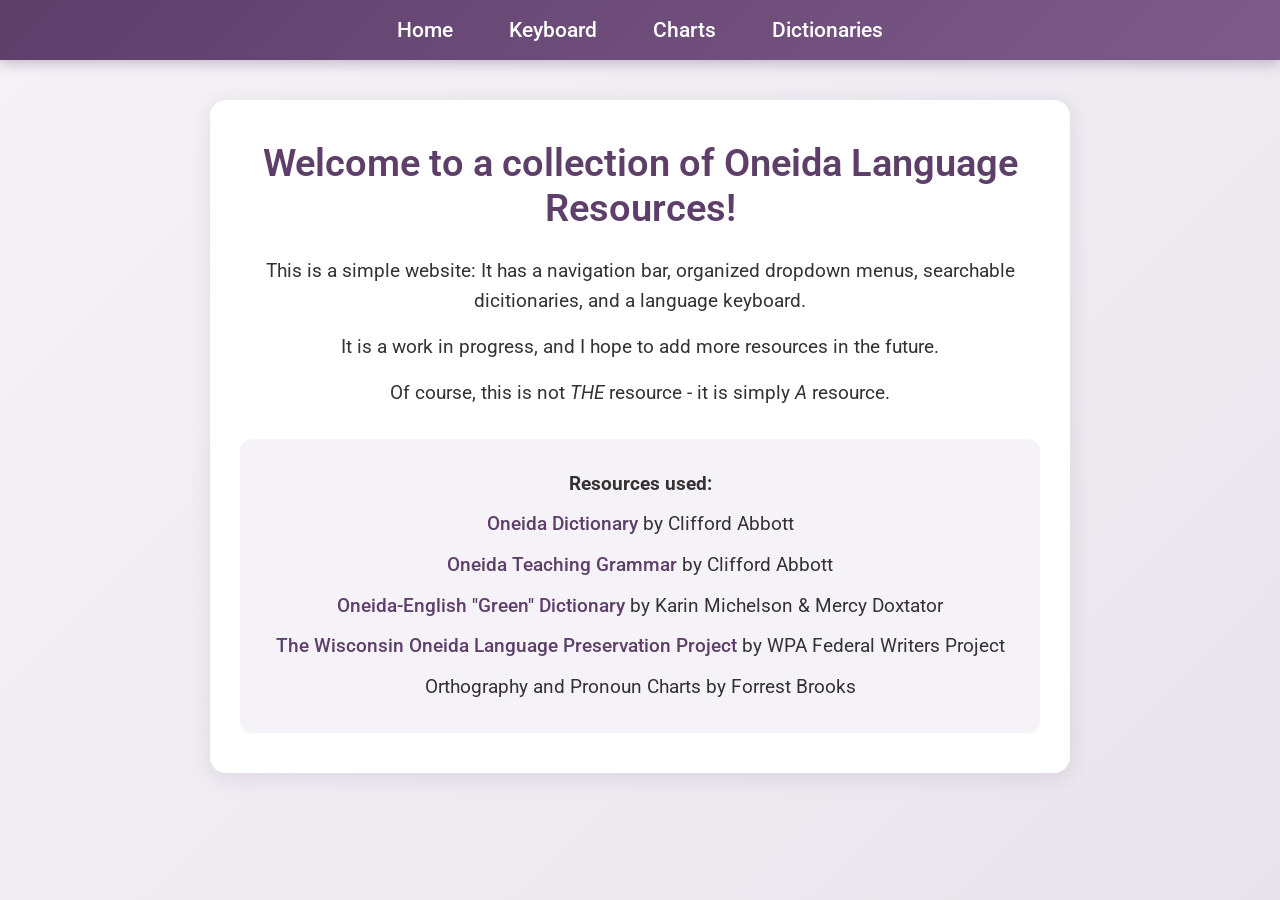
<file: index.html>
<!DOCTYPE html>
<html lang="en">
<head>
    <meta charset="UTF-8">
    <meta name="viewport" content="width=device-width, initial-scale=1.0">
    <title>Oneida Language Home</title>
	<link href="https://fonts.googleapis.com/css2?family=Roboto:wght@400;700&display=swap" rel="stylesheet">
	<link rel="icon" type="image/x-icon" href="favicon.ico">
    <link rel="stylesheet" href="styles.css">
</head>
<body>
    <div class="navbar">
        <a href="index.html">Home</a>
        <a href="keyboard.html">Keyboard</a>
        <div class="dropdown">
            <a>Charts</a>
            <div class="dropdown-content">
		<a href="possessives.html">Possessives</a>
                <a href="pronouns.html">Pronouns</a>
                <a href="transitives.html">Transitives</a>
            </div>
        </div>
        <div class="dropdown">
            <a>Dictionaries</a>
            <div class="dropdown-content">
                <a href="nouns.html">Nouns</a>
                <a href="particles.html">Particles</a>
            </div>
        </div>
    </div>

    <div class="welcome">
        <h1>Welcome to a collection of Oneida Language Resources!</h1>
        <p>This is a simple website: It has a navigation bar, organized dropdown menus, searchable dicitionaries, and a language keyboard.</p>
        <p>It is a work in progress, and I hope to add more resources in the future.</p>
        <p>Of course, this is not <i> THE </i> resource - it is simply <i> A </i> resource.</p>
        <div class="sources">
            <p><strong>Resources used:</strong></p>
            <p><a href="https://www.uwgb.edu/dictionary/" target="_blank" rel="noopener">Oneida Dictionary</a> by Clifford Abbott</p>
            <p><a href="https://www.uwgb.edu/UWGBCMS/media/Oneida-Language/files/teaching-grammar-revised4.pdf" target="_blank" rel="noopener">Oneida Teaching Grammar</a> by Clifford Abbott</p>
            <p><a href="https://www.jstor.org/stable/10.3138/j.ctt15jjcmk" target="_blank" rel="noopener">Oneida-English "Green" Dictionary</a> by Karin Michelson & Mercy Doxtator</p>
            <p><a href="https://search.library.wisc.edu/digital/AOneida" target="_blank" rel="noopener">The Wisconsin Oneida Language Preservation Project</a> by WPA Federal Writers Project</p>
            <p>Orthography and Pronoun Charts by Forrest Brooks</p>
        </div>
    </div>

	<script>
	document.addEventListener('DOMContentLoaded', () => {
        const dropdowns = document.querySelectorAll('.dropdown');

        dropdowns.forEach(dropdown => {
            const toggle = dropdown.querySelector('a');
            const dropdownContent = dropdown.querySelector('.dropdown-content');

            toggle.addEventListener('click', (e) => {
                e.preventDefault();
                dropdownContent.classList.toggle('show');
            });

            document.addEventListener('click', (event) => {
                if (!dropdown.contains(event.target)) {
                    dropdownContent.classList.remove('show');
                }
            });
        });
	});
    </script>
</body>
</html>
</file>
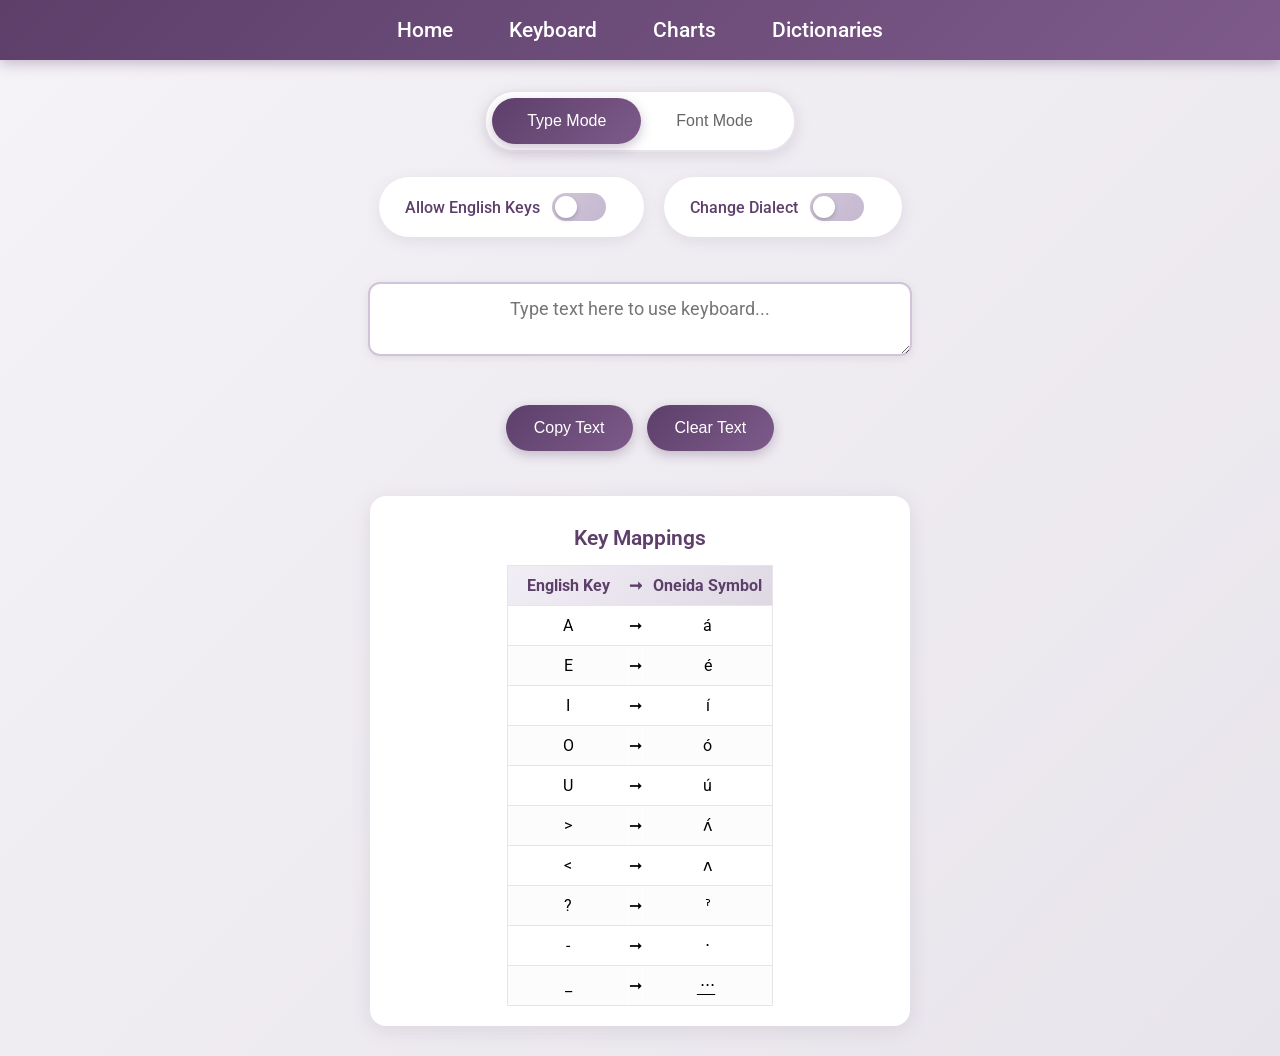
<file: keyboard.html>
<!DOCTYPE html>
<html lang="en">
<head>
    <meta charset="UTF-8">
    <meta name="viewport" content="width=device-width, initial-scale=1.0">
    <title>Oneida Language Keyboard</title>
    <link href="https://fonts.googleapis.com/css2?family=Roboto:wght@400;700&display=swap" rel="stylesheet">
    <link rel="icon" type="image/x-icon" href="favicon.ico">
    <link rel="stylesheet" href="styles.css">
</head>
<body>
    <div class="navbar">
        <a href="index.html">Home</a>
        <a href="keyboard.html">Keyboard</a>
        <div class="dropdown">
            <a>Charts</a>
            <div class="dropdown-content">
                <a href="possessives.html">Possessives</a>
                <a href="pronouns.html">Pronouns</a>
                <a href="transitives.html">Transitives</a>
            </div>
        </div>
        <div class="dropdown">
            <a>Dictionaries</a>
            <div class="dropdown-content">
                <a href="nouns.html">Nouns</a>
                <a href="particles.html">Particles</a>
            </div>
        </div>
    </div>

    <!-- Mode Toggle -->
    <div class="mode-toggle-container">
        <div class="mode-toggle">
            <button class="mode-btn active" id="typeModeBtn">Type Mode</button>
            <button class="mode-btn" id="convertModeBtn">Font Mode</button>
        </div>
    </div>

    <!-- Option Toggles -->
    <div class="options-container">
        <div class="toggle-option">
            <label for="allowEnglishToggle">Allow English Keys</label>
            <label class="toggle-switch">
                <input type="checkbox" id="allowEnglishToggle">
                <span class="toggle-slider"></span>
            </label>
        </div>
        <div class="toggle-option">
            <label for="dialectToggle">Change Dialect</label>
            <label class="toggle-switch">
                <input type="checkbox" id="dialectToggle">
                <span class="toggle-slider"></span>
            </label>
        </div>
    </div>

    <div id="container">
        <textarea id="textInput" rows="4" spellcheck="false" autocomplete="off" autocorrect="off" placeholder="Type here using the Unicode keyboard..."></textarea>
    </div>
    <div id="container">
        <button id="copyButton">Copy Text</button>
        <button id="clearTextBtn">Clear Text</button>
    </div>
    <div id="copyMessage">Text copied!</div>
    <div id="clearMessage">Text cleared!</div>

    <div class="table-container">
        <table id="keyMappings">
            <caption>Key Mappings</caption>
            <thead>
                <tr>
                    <th>English Key</th>
                    <th>&#10142;</th>
                    <th>Oneida Symbol</th>
                </tr>
            </thead>
            <tbody id="mappingsBody">
                <!-- Mappings will be inserted here by JavaScript -->
            </tbody>
        </table>
    </div>

    <script>
    // Mode state
    let currentMode = 'type';
    let allowEnglish = false;
    let alternateDialect = false;

    // Type Mode mappings (Unicode Keyboard) - Updated with combining accents
    const typeModeMap = {
        'A': 'á', 
        'E': 'é', 
        'I': 'í', 
        'O': 'ó', 
        'U': 'ú',
        '<': 'ʌ', 
        '>': 'ʌ\u0301',
        '?': 'ˀ', 
        '-': '⋅',
        'H': 'h', 
        'K': 'k', 
        'L': 'l', 
        'N': 'n', 
        'S': 's', 
        'T': 't',
        'W': 'w', 
        'Y': 'y',
        '1': 'Á',
        '2': 'É',
        '3': 'Í',
        '4': 'Ó',
        '5': 'Ú',
        '6': 'Ʌ\u0301',
        '7': 'Ʌ'
    };

    // Convert Mode mappings (Font Converter)
    const convertModeMap = {
        '@': 'á', 
        '#': 'é', 
        '$': 'í', 
        '%': 'ó', 
        '&': 'ú',
        '<': 'ʌ', 
        '^': 'ʌ\u0301',
        'Á': 'á', 
        'É': 'é', 
        'Í': 'í', 
        'Ó': 'ó', 
        'Ú': 'ú',
        'Ʌ\u0301': 'ʌ\u0301',
        '>': 'ˀ', 
        '=': '⋅',
        'H': 'h', 'K': 'k', 'L': 'l', 'N': 'n', 'S': 's', 'T': 't',
        'W': 'w', 'Y': 'y', 'A': 'a', 'E': 'e', 'I': 'i', 'O': 'o', 'U': 'u', 'Ʌ': 'ʌ'
    };

    // Base allowed characters for Type mode
    const typeModeBaseChars = new Set([
        'A', 'á', 'E', 'é', 'I', 'í', 'O', 'ó', 'U', 'ú', 
        'H', 'h', 'K', 'k', 'L', 'l', 'N', 'n', 'S', 's', 'T', 't', 'W', 'w', 'Y', 'y',
        '<', 'ʌ', '>', '?', 'ˀ', '-', '⋅',
        '1', 'Á', '2', 'É', '3', 'Í', '4', 'Ó', '5', 'Ú', '6', 'Ʌ', '7',
        ' ', '\n', '_', '\u0332', '\u0301',
        'a', 'e', 'i', 'o', 'u', "'", ':'
    ]);

    // Base allowed characters for Convert mode
    const convertModeBaseChars = new Set([
        '@', 'á', '#', 'é', '$', 'í', '%', 'ó', '&', 'ú', 'H', 'K', 'L', 'N', 'S', 'T', 'W', 'Y', 'A', 'E', 'I', 'O', 'U', 
        '<', 'ʌ', '>', 'ʌ́', '^', 'ˀ', '=', '⋅', 'Á', 'É', 'Í', 'Ó', 'Ú', 'Ʌ\u0301',
        'a', 'e', 'i', 'o', 'u', ' ', '\n', '\u0332', '\u0301', "'", ':'
    ]);

    // English characters to add when English mode is enabled (no capitals except special cases)
    const englishChars = new Set([
        'b', 'c', 'd', 'f', 'g', 'j', 'm', 'p', 'q', 'r', 'v', 'x', 'z',
        'B', 'C', 'D', 'F', 'G', 'J', 'M', 'P', 'Q', 'R', 'V', 'X', 'Z',
        '0', '1', '2', '3', '4', '5', '6', '7', '8', '9',
        '!', '@', '#', '$', '%', '^', '&', '*', '(', ')', '[', ']', '{', '}',
        ',', '.', ';', ':', '?', '/', '\\', '|', '~', '`', '+', '=', '"', "'"
    ]);

    function getAllowedChars() {
        const baseChars = currentMode === 'type' ? typeModeBaseChars : convertModeBaseChars;
        if (allowEnglish) {
            return new Set([...baseChars, ...englishChars]);
        }
        return baseChars;
    }

    // Display mappings for the table (standard dialect)
    const typeModeDisplayStandard = [
        ['A', 'á'], ['E', 'é'], ['I', 'í'], ['O', 'ó'], ['U', 'ú'],
        ['>', 'ʌ́'], ['<', 'ʌ'], ['?', 'ˀ'], ['-', '⋅'], ['_', '⋅̲⋅̲⋅̲']
    ];

    const convertModeDisplayStandard = [
        ['@', 'á'], ['#', 'é'], ['$', 'í'], ['%', 'ó'], ['&', 'ú'],
        ['^', 'ʌ́'], ['<', 'ʌ'], ['>', 'ˀ'], ['=', '⋅']
    ];

    // Display mappings for the table (alternate dialect)
    const typeModeDisplayAlternate = [
        ['A', 'á'], ['E', 'é'], ['I', 'í'], ['O', 'ó'], ['U', 'ú'],
        ['>', 'ʌ́'], ['<', 'ʌ'], ['?', "'"], ['-', ':'], ['_', '⋅̲⋅̲⋅̲']
    ];

    const convertModeDisplayAlternate = [
        ['@', 'á'], ['#', 'é'], ['$', 'í'], ['%', 'ó'], ['&', 'ú'],
        ['^', 'ʌ́'], ['<', 'ʌ'], ['>', "'"], ['=', ':']
    ];

    function updateMappingsTable() {
        const tbody = document.getElementById('mappingsBody');
        tbody.innerHTML = '';
        
        let mappings;
        if (currentMode === 'type') {
            mappings = alternateDialect ? typeModeDisplayAlternate : typeModeDisplayStandard;
        } else {
            mappings = alternateDialect ? convertModeDisplayAlternate : convertModeDisplayStandard;
        }
        
        mappings.forEach(([key, symbol]) => {
            const row = document.createElement('tr');
            row.innerHTML = `<td>${key}</td><td>&#10142</td><td>${symbol}</td>`;
            tbody.appendChild(row);
        });
    }

    function applyDialectConversion(text) {
        if (!alternateDialect) return text;
        
        // Replace glottal and raised dot with apostrophe and colon
        return text.replace(/ˀ/g, "'").replace(/⋅/g, ':');
    }

    // Type Mode conversion with proper underline handling
    function convertToIPATypeMode(text) {
        let result = '';
        for (let i = 0; i < text.length; i++) {
            const char = text[i];
            
            if (char === '_') {
                if (result.length >= 2) {
                    const lastChar = result[result.length - 1];
                    const secondLast = result[result.length - 2];
                    
                    if (lastChar === '\u0301') {
                        if (result.length >= 3 && result[result.length - 2] === '\u0332') {
                            continue;
                        }
                        result = result.slice(0, -2) + secondLast + '\u0332' + '\u0301';
                        continue;
                    }
                    else if (lastChar === '\u0332') {
                        continue;
                    }
                    else {
                        result = result.slice(0, -1) + lastChar + '\u0332';
                        continue;
                    }
                } else if (result.length === 1) {
                    const lastChar = result[result.length - 1];
                    result = result.slice(0, -1) + lastChar + '\u0332';
                    continue;
                }
            }
            
            let convertedChar = typeModeMap[char] || char;
            result += convertedChar;
        }
        
        return applyDialectConversion(result);
    }

    // Convert Mode conversion
    function convertToIPAConvertMode(text) {
        let result = '';
        for (let i = 0; i < text.length; i++) {
            const char = text[i];
            if (char === '_') {
                if (result.length > 0) {
                    let lastChar = result[result.length - 1];
                    result = result.slice(0, -1) + lastChar + '\u0332';
                }
                continue;
            }
            let convertedChar = convertModeMap[char] || char;
            result += convertedChar;
        }
        
        return applyDialectConversion(result);
    }

    function setMode(mode) {
        currentMode = mode;
        const textInput = document.getElementById('textInput');
        const typeModeBtn = document.getElementById('typeModeBtn');
        const convertModeBtn = document.getElementById('convertModeBtn');

        if (mode === 'type') {
            typeModeBtn.classList.add('active');
            convertModeBtn.classList.remove('active');
            textInput.placeholder = 'Type text here to use keyboard...';
        } else {
            convertModeBtn.classList.add('active');
            typeModeBtn.classList.remove('active');
            textInput.placeholder = 'Paste font text here to convert...';
        }

        updateMappingsTable();
        textInput.value = '';
    }

    document.getElementById('textInput').addEventListener('input', function(e) {
        const value = e.target.value;
        const allowedChars = getAllowedChars();
        let converted;

        if (currentMode === 'type') {
            const filtered = value.split('').filter(char => 
                allowedChars.has(char.toUpperCase()) || allowedChars.has(char)
            ).join('');
            converted = convertToIPATypeMode(filtered);
        } else {
            const filtered = value.split('').filter(char => 
                allowedChars.has(char.toUpperCase()) || allowedChars.has(char)
            ).join('');
            converted = convertToIPAConvertMode(filtered);
        }

        e.target.value = converted;
    });

    function copyToClipboard() {
        const input = document.getElementById('textInput');
        input.select();
        input.setSelectionRange(0, 99999);
        navigator.clipboard.writeText(input.value).then(() => {
            const copyMessage = document.getElementById('copyMessage');
            copyMessage.style.display = 'block';
            copyMessage.style.opacity = '1';
            setTimeout(() => {
                copyMessage.style.opacity = '0';
                setTimeout(() => {
                    copyMessage.style.display = 'none';
                }, 1000);
            }, 2000);
        });
    }

    document.getElementById('copyButton').addEventListener('click', copyToClipboard);
    
    document.getElementById('clearTextBtn').addEventListener('click', function() {
        document.getElementById('textInput').value = '';
        
        const clearMessage = document.getElementById('clearMessage');
        clearMessage.style.display = 'block';
        clearMessage.style.opacity = '1';
        
        setTimeout(() => {
            clearMessage.style.opacity = '0';
            setTimeout(() => {
                clearMessage.style.display = 'none';
            }, 1000);
        }, 2000);
    });

    document.getElementById('typeModeBtn').addEventListener('click', () => setMode('type'));
    document.getElementById('convertModeBtn').addEventListener('click', () => setMode('convert'));
    
    // Toggle handlers
    document.getElementById('allowEnglishToggle').addEventListener('change', function(e) {
        allowEnglish = e.target.checked;
    });

    document.getElementById('dialectToggle').addEventListener('change', function(e) {
        alternateDialect = e.target.checked;
        updateMappingsTable();
        
        // Reprocess current text
        const textInput = document.getElementById('textInput');
        const currentText = textInput.value;
        textInput.value = '';
        textInput.value = currentText;
        textInput.dispatchEvent(new Event('input'));
    });
    
    document.addEventListener('DOMContentLoaded', () => {
        setMode('type');

        const dropdowns = document.querySelectorAll('.dropdown');
        dropdowns.forEach(dropdown => {
            const toggle = dropdown.querySelector('a');
            const dropdownContent = dropdown.querySelector('.dropdown-content');

            toggle.addEventListener('click', (e) => {
                e.preventDefault();
                dropdownContent.classList.toggle('show');
            });

            document.addEventListener('click', (event) => {
                if (!dropdown.contains(event.target)) {
                    dropdownContent.classList.remove('show');
                }
            });
        });
    });
    </script>
</body>
</html>
</file>
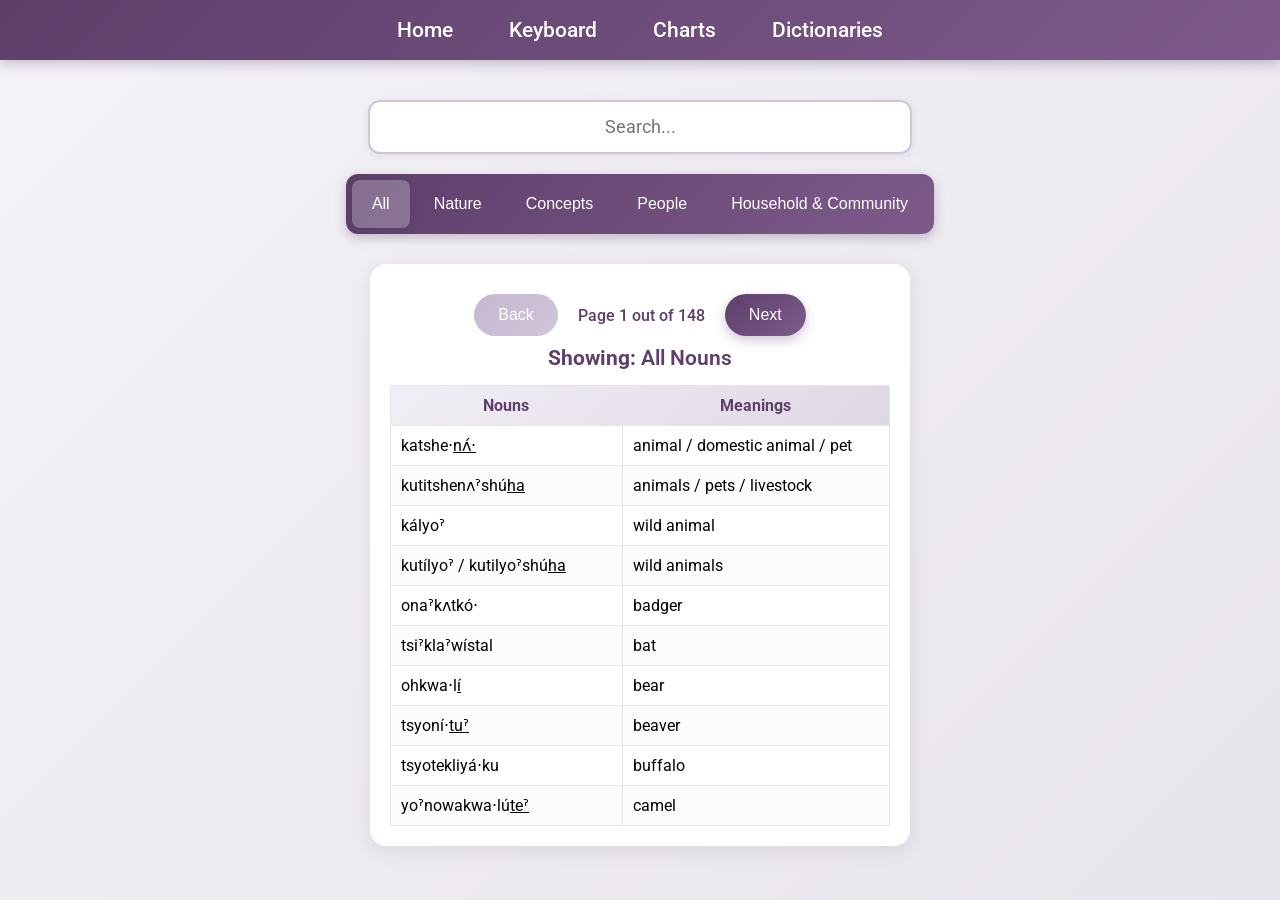
<file: nouns.html>
<!DOCTYPE html>
<html lang="en">
<head>
    <meta charset="UTF-8">
    <meta name="viewport" content="width=device-width, initial-scale=1.0">
    <title>Oneida Language Nouns</title>
    <link href="https://fonts.googleapis.com/css2?family=Roboto:wght@400;700&display=swap" rel="stylesheet">
	<link rel="icon" type="image/x-icon" href="favicon.ico">
    <link rel="stylesheet" href="styles.css">
</head>
<body>
    <div class="navbar">
        <a href="index.html">Home</a>
        <a href="keyboard.html">Keyboard</a>
        <div class="dropdown">
            <a>Charts</a>
            <div class="dropdown-content">
		<a href="possessives.html">Possessives</a>
                <a href="pronouns.html">Pronouns</a>
                <a href="transitives.html">Transitives</a>
            </div>
        </div>
        <div class="dropdown">
            <a>Dictionaries</a>
            <div class="dropdown-content">
                <a href="nouns.html">Nouns</a>
                <a href="particles.html">Particles</a>
            </div>
        </div>
	</div>

    <div class="dictionary-container">
        <input type="text" id="searchInput" placeholder="Search...">
        
        <div class="filters">
            <button class="filter-btn active" data-filter="all">All</button>
            <div class="dropdown">
                <button class="filter-dropbtn">Nature</button>
                <div class="dropdown-table">
					<button class="filter-btn" data-filter="animals">Animals</button>
					<button class="filter-btn" data-filter="birds">Birds</button>
					<button class="filter-btn" data-filter="bugs">Bugs</button>
					<button class="filter-btn" data-filter="animal-parts">Animal Parts</button>
					<button class="filter-btn" data-filter="trees">Trees</button>
					<button class="filter-btn" data-filter="plants">Plants</button>
					<button class="filter-btn" data-filter="formations">Formations</button>
					<button class="filter-btn" data-filter="weather">Weather</button>
					<button class="filter-btn" data-filter="directions">Directions</button>
					<button class="filter-btn" data-filter="times">Times</button>
				</div>
			</div>
			<div class="dropdown">
				<button class="filter-dropbtn">Concepts</button>
				<div class="dropdown-table">
					<button class="filter-btn" data-filter="numbers">Numbers</button>
					<button class="filter-btn" data-filter="colors">Colors</button>
					<button class="filter-btn" data-filter="shapes">Shapes</button>
                </div>
            </div>
            <div class="dropdown">
                <button class="filter-dropbtn">People</button>
                <div class="dropdown-table">
                    <button class="filter-btn" data-filter="family">Family & Kinship</button>
					<button class="filter-btn" data-filter="generations">Generations</button>
					<button class="filter-btn" data-filter="attributes">Attributtes & Professions</button>
					<button class="filter-btn" data-filter="body">Body Parts</button>
                </div>
            </div>
            <div class="dropdown">
                <button class="filter-dropbtn">Household & Community</button>
                <div class="dropdown-table">
                    <button class="filter-btn" data-filter="clothing">Clothing & Accessories</button>
					<button class="filter-btn" data-filter="cooking">Cooking Utensils</button>
					<button class="filter-btn" data-filter="foods">Foods</button>
					<button class="filter-btn" data-filter="housing">Housing</button>
					<button class="filter-btn" data-filter="tools">Tools</button>
					<button class="filter-btn" data-filter="transportation">Transportation</button>
					<button class="filter-btn" data-filter="structures">Structures</button>
					<button class="filter-btn" data-filter="entertainment">Entertainment</button>
					<button class="filter-btn" data-filter="money">Money</button>
					<button class="filter-btn" data-filter="measures">Measures</button>
                </div>
            </div>
        </div>
		<div class="table-container">
		<div class="pagination">
			<button class="page-btn" id="prevBtn" onclick="changePage('prev')">Back</button>
			<span id="pageInfo"">Page 1 out of 1</span>
            <button class="page-btn" id="nextBtn" onclick="changePage('next')">Next</button>
		</div>
		
		<div class="table-caption" id="tableCaption"><strong>Showing:</strong> All Nouns</div>
				
        <table class="nouns-table" id="nounsTable">
            <thead id="tableHeader">
                <tr>
                    <th>Nouns</th>
                    <th>Meanings</th>
                </tr>
            </thead>
            <tbody>

            </tbody>
        </table>
        <div class="no-results">No results found.</div>
		</div>
	</div>
	<script>
	const rows = [
	{ words: 'katshe⋅<span class="underline">nʌ́⋅</span>', meanings: 'animal / domestic animal / pet', category: 'animals', type: '', root: '', requires: ''},
	{ words: 'kutitshenʌˀshú<span class="underline">ha</span>', meanings: 'animals / pets / livestock', category: 'animals', type: '', root: '', requires: ''},
	{ words: 'kályoˀ', meanings: 'wild animal', category: 'animals', type: 'Incorporable', root: '-lyoˀt-', requires: ''},
	{ words: 'kutílyoˀ / kutilyoˀshú<span class="underline">ha</span>', meanings: 'wild animals', category: 'animals', type: 'Incorporable', root: '-lyoˀt-', requires: ''},
	{ words: 'onaˀkʌtkó⋅', meanings: 'badger', category: 'animals', type: 'Derived', root: '', requires: ''},
	{ words: 'tsiˀklaˀwístal', meanings: 'bat', category: 'animals', type: 'Single', root: '', requires: ''},
	{ words: 'ohkwa⋅l<span class="underline">í</span>', meanings: 'bear', category: 'animals', type: 'Incorporable', root: '-ahkwaliˀt-', requires: ''},
	{ words: 'tsyoní⋅<span class="underline">tuˀ</span>', meanings: 'beaver', category: 'animals', type: 'Single', root: '', requires: ''},
	{ words: 'tsyotekliyá⋅ku', meanings: 'buffalo', category: 'animals', type: '', root: '', requires: ''},
	{ words: 'yoˀnowakwa⋅lú<span class="underline">teˀ</span>', meanings: 'camel', category: 'animals', type: 'Derived', root: '', requires: ''},
	{ words: 'takóhs', meanings: 'cat', category: 'animals', type: 'Single', root: '', requires: ''},
	{ words: 'tsyolhyóh<span class="underline">kwaˀ</span>', meanings: 'chipmunk', category: 'animals', type: 'Single', root: '', requires: ''},
	{ words: 'ata⋅kʌ́⋅', meanings: 'clam', category: 'animals', type: 'Single', root: '', requires: ''},
	{ words: 'tyonhúskwalut', meanings: 'cow', category: 'animals', type: 'Single', root: '', requires: ''},
	{ words: 'kanú⋅tat', meanings: 'cow / milk cow', category: 'animals', type: 'Derived', root: '', requires: ''},
	{ words: 'tsyeˀelo⋅l<span class="underline">ú</span>', meanings: 'crab / lobster / crayfish', category: 'animals', type: 'Derived', root: '', requires: ''},
	{ words: 'oskanu⋅<span class="underline">tú⋅</span> / oskʌnu⋅<span class="underline">tú⋅</span>', meanings: 'deer', category: 'animals', type: 'Single', root: '', requires: ''},
	{ words: 'kayaˀkwáhe<span class="underline">leˀ</span>', meanings: 'dinosaur', category: 'animals', type: 'Derived', root: '', requires: ''},
	{ words: 'é⋅lhal', meanings: 'dog', category: 'animals', type: 'Single', root: '', requires: ''},
	{ words: 'tewahúhtes', meanings: 'donkey', category: 'animals', type: '', root: '', requires: ''},
    { words: 'ohnaˀkwalohsaˀkó⋅ / ohnakwalohsaˀkó⋅', meanings: 'elephant', category: 'animals', type: 'Derived', root: '', requires: ''},
	{ words: 'kʌ́tsi<span class="underline">ˀ</span>', meanings: 'fish', category: 'animals', type: 'Incorporable', root: '-itsy-', requires: ''},
	{ words: 'kʌtsyʌˀshú<span class="underline">ha</span>', meanings: 'fishes', category: 'animals', type: 'Incorporable', root: '-itsy-', requires: ''},
	{ words: 'skʌhnák<span class="underline">sʌˀ</span>', meanings: 'fox', category: 'animals', type: 'Derived', root: '', requires: ''},
	{ words: 'wale⋅l<span class="underline">ʌ́</span> / wale⋅l<span class="underline">ú</span>', meanings: 'frog', category: 'animals', type: 'Single', root: '', requires: ''},
	{ words: 'to⋅tís', meanings: 'frog / spring frog', category: 'animals', type: 'Single', root: '', requires: ''},
	{ words: 'kayaˀ táklah<span class="underline">seˀ</span>', meanings: 'goat', category: 'animals', type: 'Derived', root: '', requires: ''},
	{ words: 'tsikawihsakihaˀkó⋅', meanings: 'gorilla', category: 'animals', type: 'Derived', root: '', requires: ''},
	{ words: 'oná⋅kʌt', meanings: 'groundhog', category: 'animals', type: 'Single', root: '', requires: ''},
	{ words: 'kohsa⋅tʌ́s', meanings: 'horse', category: 'animals', type: 'Derived', root: '', requires: ''},
	{ words: 'yohnaˀtátsles', meanings: 'kangaroo', category: 'animals', type: '', root: '', requires: ''},
	{ words: 'kʌ́⋅leks', meanings: 'lion', category: 'animals', type: 'Single', root: '', requires: ''},
	{ words: 'okalanʌ́⋅<span class="underline">taˀ</span>', meanings: 'lizard', category: 'animals', type: 'Derived', root: '', requires: ''},
	{ words: 'tsyotsya⋅ká<span class="underline">weˀ</span>', meanings: 'mink', category: 'animals', type: 'Derived', root: '', requires: ''},
	{ words: 'tsiˀnyu⋅ká<span class="underline">leˀ</span>', meanings: 'mole', category: 'animals', type: '', root: '', requires: ''},
	{ words: 'tsikawihsakí<span class="underline">haˀ</span>', meanings: 'monkey', category: 'animals', type: 'Derived', root: '', requires: ''},
	{ words: 'skaˀnyúh<span class="underline">saˀ</span>', meanings: 'moose', category: 'animals', type: 'Incorporable', root: '-tsiˀnowʌt-', requires: ''},
	{ words: 'otsiˀno⋅w<span class="underline">ʌ́</span>', meanings: 'mouse', category: 'animals', type: '', root: '', requires: ''},
	{ words: 'anó⋅ki<span class="underline">ˀ</span>', meanings: 'muskrat', category: 'animals', type: 'Single', root: '', requires: ''},
	{ words: 'kóskos', meanings: 'pig', category: 'animals', type: 'Single', root: '', requires: ''},
	{ words: 'onhéh<span class="underline">taˀ</span>', meanings: 'porcupine', category: 'animals', type: '', root: '', requires: ''},
	{ words: 'kwaˀyʌ́<span class="underline">ha</span>', meanings: 'rabbit', category: 'animals', type: '', root: '', requires: ''},
	{ words: 'tshuˀkalo⋅l<span class="underline">ʌ́</span>', meanings: 'rabbit / jackrabbit', category: 'animals', type: 'Derived', root: '', requires: ''},
	{ words: 'ʌti⋅l<span class="underline">ú</span>', meanings: 'raccoon', category: 'animals', type: 'Single', root: '', requires: ''},
	{ words: 'otsiˀnowʌhkó⋅', meanings: 'rat', category: 'animals', type: 'Derived', root: '', requires: ''},
	{ words: 'síksik', meanings: 'sheep', category: 'animals', type: 'Single', root: '', requires: ''},
	{ words: 'aní⋅tas', meanings: 'skunk', category: 'animals', type: 'Single', root: '', requires: ''},
	{ words: 'tsyonisklo⋅l<span class="underline">ú</span>', meanings: 'snail', category: 'animals', type: 'Derived', root: '', requires: ''},
	{ words: 'ót<span class="underline">kuˀ</span>', meanings: 'snake', category: 'animals', type: 'Derived', root: '', requires: ''},
	{ words: 'tsikwilʌ́⋅<span class="underline">tuˀ</span> / tsyokwilʌ́⋅<span class="underline">tuˀ</span>', meanings: 'squirrel / grey squirrel', category: 'animals', type: 'Single', root: '', requires: ''},
	{ words: 'tekahwa⋅sú<span class="underline">teˀ</span>', meanings: 'squirrel / flying squirrel', category: 'animals', type: '', root: '', requires: ''},
	{ words: 'tsyohsoˀkwaka⋅y<span class="underline">ú</span>', meanings: 'squirrel / red squirrel', category: 'animals', type: 'Derived', root: '', requires: ''},
	{ words: 'tsiniskwalakwalu⋅<span class="underline">tú⋅</span>', meanings: 'toad', category: 'animals', type: 'Derived', root: '', requires: ''},
	{ words: 'kwa⋅lál', meanings: 'toad / tree toad', category: 'animals', type: '', root: '', requires: ''},
	{ words: 'aˀno⋅wál', meanings: 'turtle', category: 'animals', type: 'Single', root: '', requires: ''},
	{ words: 'onu⋅kót', meanings: 'weasel', category: 'animals', type: 'Single', root: '', requires: ''},
	{ words: 'thahyu⋅n<span class="underline">í</span> / othahyu⋅n<span class="underline">í</span>', meanings: 'wolf', category: 'animals', type: 'Single', root: '', requires: ''},
	
	{ words: 'otsiˀtʌ⋅<span class="underline">ha</span>', meanings: 'bird', category: 'birds'},
	{ words: 'otsiˀtʌhaˀshú<span class="underline">ha</span>', meanings: 'birds', category: 'birds'},
	{ words: 'klíkli', meanings: 'blue jay', category: 'birds'},
	{ words: 'talulo⋅l<span class="underline">ú</span>', meanings: 'bluebird', category: 'birds'},
	{ words: 'tsyó⋅kwalis', meanings: 'bobolink', category: 'birds'},
	{ words: 'kohkwáe', meanings: 'bobwhite / quail', category: 'birds'},
	{ words: 'onikwʌhtalá<span class="underline">⋅</span>', meanings: 'cardinal', category: 'birds'},
	{ words: 'tsiktsile⋅<span class="underline">lé⋅</span>', meanings: 'chickadee', category: 'birds'},
	{ words: 'kítkit', meanings: 'chicken', category: 'birds'},
	{ words: 'kítkit teyakoyaˀtákh<span class="underline">waˀ</span> / kítkit yakoye⋅nás', meanings: 'chicken hawk', category: 'birds'},
	{ words: 'tekahsineskó⋅', meanings: 'crane', category: 'birds'},
	{ words: 'ká⋅ka<span class="underline">ˀ</span>', meanings: 'crow', category: 'birds'},
	{ words: 'taluˀkó⋅', meanings: 'duck', category: 'birds'},
	{ words: 'atú⋅nyo<span class="underline">teˀ</span>', meanings: 'eagle', category: 'birds'},
	{ words: 'lalutastoˀokshá<span class="underline">⋅</span>', meanings: 'flicker / woodpecker', category: 'birds'},
	{ words: 'otsiˀnkwalá<span class="underline">⋅</span>', meanings: 'goldfinch', category: 'birds'},
	{ words: 'onahsakʌ⋅lá<span class="underline">teˀ</span> / nahsakʌ⋅lá<span class="underline">teˀ</span>', meanings: 'goose', category: 'birds'},
	{ words: 'káhuk / onahsakʌlatkó⋅ / nahsakʌlatkó⋅', meanings: 'goose / wild goose', category: 'birds'},
	{ words: 'ohkwe⋅<span class="underline">sʌ́⋅</span>', meanings: 'grouse / partridge', category: 'birds'},
	{ words: 'yostyʌˀtóta<span class="underline">ˀ</span>', meanings: 'guinea hen', category: 'birds'},
	{ words: 'kalhakú<span class="underline">ha</span>', meanings: 'hawk', category: 'birds'},
	{ words: 'lauláu', meanings: 'hummingbird', category: 'birds'},
	{ words: 'tawístawi<span class="underline">ˀ</span>', meanings: 'killdeer', category: 'birds'},
	{ words: 'kwalo⋅l<span class="underline">ú</span>', meanings: 'owl', category: 'birds'},
	{ words: 'waˀkohseskó⋅', meanings: 'peacock', category: 'birds'},
	{ words: 'oli⋅<span class="underline">té⋅</span>', meanings: 'pigeon', category: 'birds'},
	{ words: 'tsiskó⋅ko<span class="underline">ˀ</span>', meanings: 'robin', category: 'birds'},
	{ words: 'kítkit la⋅tsín', meanings: 'rooster', category: 'birds'},
	{ words: 'tsyohwʌ́⋅tstaka<span class="underline">weˀ</span>', meanings: 'seagull', category: 'birds'},
	{ words: 'kanataˀkék<span class="underline">haˀ</span>', meanings: 'sparrow', category: 'birds'},
	{ words: 'tekaluhyakahnéla<span class="underline">ˀ</span>', meanings: 'stork', category: 'birds'},
	{ words: 'tekahnekakhwá<span class="underline">⋅</span>', meanings: 'swallow', category: 'birds'},
	{ words: 'skawilo⋅wá<span class="underline">neˀ</span>', meanings: 'turkey', category: 'birds'},
	
	{ words: 'tsiˀnhutstókh<span class="underline">wiˀ</span> / tsiˀnhutstókh<span class="underline">waˀ</span>', meanings: 'ant', category: 'bugs'},
	{ words: 'kasehtáklah<span class="underline">seˀ</span>', meanings: 'bedbug', category: 'bugs'},
	{ words: 'tsinuhnéhklis / tsyonuhnéhklis', meanings: 'bee', category: 'bugs'},
	{ words: 'tekayaˀtakwʌ́h<span class="underline">tʌˀ</span>', meanings: 'bloodsucker', category: 'bugs'},
	{ words: 'otsiˀnu⋅<span class="underline">wá⋅</span>', meanings: 'bug / worm', category: 'bugs'},
	{ words: 'otsiˀnuwaˀshú<span class="underline">ha</span>', meanings: 'bugs', category: 'bugs'},
	{ words: 'kana⋅<span class="underline">wʌ́⋅</span>', meanings: 'butterfly', category: 'bugs'},
	{ words: 'onhwalá⋅<span class="underline">neˀ</span>', meanings: 'caterpillar', category: 'bugs'},
	{ words: 'tsikskó⋅', meanings: 'cicada', category: 'bugs'},
	{ words: 'slíkslik', meanings: 'cricket', category: 'bugs'},
	{ words: 'otsiˀnuwahé⋅<span class="underline">taˀ</span>', meanings: 'earthworm', category: 'bugs'},
	{ words: 'tsistokaˀtá⋅<span class="underline">neˀ</span>', meanings: 'firefly / lightning bug', category: 'bugs'},
	{ words: 'tawé⋅l', meanings: 'flea', category: 'bugs'},
	{ words: 'latislanú⋅weh<span class="underline">seˀ</span>', meanings: 'gnats / picnic bugs', category: 'bugs'},
	{ words: 'tsístalak', meanings: 'grasshopper', category: 'bugs'},
	{ words: 'kohsa⋅tʌ́s tsí⋅ks', meanings: 'horsefly', category: 'bugs'},
	{ words: 'tsí⋅ks', meanings: 'housefly', category: 'bugs'},
	{ words: 'oˀnowaˀshú<span class="underline">ha</span>', meanings: 'ladybug', category: 'bugs'},
	{ words: 'okalyahtá⋅<span class="underline">neˀ</span>', meanings: 'mosquito', category: 'bugs'},
	{ words: 'otsiˀnéhta<span class="underline">laˀ</span>', meanings: 'nits / small beads', category: 'bugs'},
	{ words: 'watlá⋅náyʌ<span class="underline">heˀ</span>', meanings: 'praying mantis', category: 'bugs'},
	{ words: 'tsinaˀtsyakéh<span class="underline">tuˀ</span> / tsyonaˀtsyakéh<span class="underline">tuˀ</span>', meanings: 'spider', category: 'bugs'},
	{ words: 'oséh<span class="underline">tuˀ</span>', meanings: 'tick', category: 'bugs'},
	{ words: 'tehalutaweˀés<span class="underline">taˀ</span>', meanings: 'wasp', category: 'bugs'},
	
	{ words: 'laotsiyʌ⋅<span class="underline">tá⋅</span>', meanings: 'bird beak (male)', category: 'animal-parts'},
	{ words: 'aotsiyʌ⋅<span class="underline">tá⋅</span>', meanings: 'bird beak (female / it)', category: 'animal-parts'},
	{ words: 'okalyʌ́⋅<span class="underline">taˀ</span>', meanings: 'carcass', category: 'animal-parts'},
	{ words: 'kítkit laohyakwilaˀshú<span class="underline">ha</span>', meanings: 'chicken feet', category: 'animal-parts'},
	{ words: 'otsyeˀe⋅<span class="underline">lá⋅</span>', meanings: 'claw / fingernail', category: 'animal-parts'},
	{ words: 'tsinaˀtsyakéhtuˀ teyotaˀa⋅lú<span class="underline">teˀ</span>', meanings: 'cobweb', category: 'animal-parts'},
	{ words: 'onláh<span class="underline">saˀ</span>', meanings: 'comb of rooster', category: 'animal-parts'},
	{ words: 'ostó⋅se<span class="underline">liˀ</span>', meanings: 'feather', category: 'animal-parts'},
	{ words: 'okawé⋅<span class="underline">taˀ</span>', meanings: 'fin of fish / webbed feet', category: 'animal-parts'},
	{ words: 'oˀnéhta<span class="underline">laˀ</span>', meanings: 'fish eggs / gravel', category: 'animal-parts'},
	{ words: 'óts<span class="underline">taˀ</span>', meanings: 'fish scales', category: 'animal-parts'},
	{ words: 'ónhwa<span class="underline">leˀ</span>', meanings: 'fur', category: 'animal-parts'},
	{ words: 'onikwʌnó⋅<span class="underline">taˀ</span>', meanings: 'gizzard', category: 'animal-parts'},
	{ words: 'okahlós<span class="underline">taˀ</span>', meanings: 'guts / intestines', category: 'animal-parts'},
	{ words: 'ohnakʌ́h<span class="underline">saˀ</span>', meanings: 'hide / leather', category: 'animal-parts'},
	{ words: 'oná⋅ka<span class="underline">laˀ</span>', meanings: 'horn', category: 'animal-parts'},
	{ words: 'otstahlu⋅<span class="underline">wá⋅</span>', meanings: 'marrow', category: 'animal-parts'},
	{ words: 'otsiˀnáh<span class="underline">kwaˀ</span>', meanings: 'nest', category: 'animal-parts'},
	{ words: 'kané⋅<span class="underline">waˀ</span>', meanings: 'pelt', category: 'animal-parts'},
	{ words: 'otsilanʌ́⋅<span class="underline">taˀ</span>', meanings: 'pig feet', category: 'animal-parts'},
	{ words: 'onhéhtaˀ onúhkwis', meanings: 'porcupine quills', category: 'animal-parts'},
	{ words: 'otáh<span class="underline">saˀ</span>', meanings: 'tail', category: 'animal-parts'},
	{ words: 'oyahúts<span class="underline">haˀ</span> / owyahúts<span class="underline">haˀ</span>', meanings: 'wing', category: 'animal-parts'},
	
	{ words: 'kahuwe⋅<span class="underline">yá⋅</span>', meanings: 'ash / black ash / boat', category: 'trees'},
	{ words: 'kánluˀ', meanings: 'ash / white ash', category: 'trees'},
	{ words: 'oho⋅sé<span class="underline">laˀ</span>', meanings: 'basswood', category: 'trees'},
	{ words: 'oˀne⋅yál', meanings: 'beech', category: 'trees'},
	{ words: 'tekalaˀwistá⋅lu', meanings: 'birch', category: 'trees'},
	{ words: 'yotnakalata⋅<span class="underline">sé</span>', meanings: 'birch / blue birch', category: 'trees'},
	{ words: 'ohnakwʌ́h<span class="underline">saˀ</span>', meanings: 'birch / white birch', category: 'trees'},
	{ words: 'tsyohsó⋅kwes', meanings: 'butternut', category: 'trees'},
	{ words: 'tekanʌˀtakwʌ́h<span class="underline">tʌˀ</span>', meanings: 'cedar', category: 'trees'},
	{ words: 'teyakonyaˀthalahtá⋅<span class="underline">neˀ</span>', meanings: 'chokecherry', category: 'trees'},
	{ words: 'ohnéh<span class="underline">taˀ</span>', meanings: 'evergreen / pine', category: 'trees'},
	{ words: 'kanʌˀtú⋅<span class="underline">saˀ</span>', meanings: 'hemlock / pine', category: 'trees'},
	{ words: 'nékh / onu⋅ká<span class="underline">laˀ</span>', meanings: 'hickory', category: 'trees'},
	{ words: 'tsiláhsal / tsiláhsa<span class="underline">luˀ</span>', meanings: 'ironwood', category: 'trees'},
	{ words: 'wáh<span class="underline">taˀ</span>', meanings: 'maple / hard maple', category: 'trees'},
	{ words: 'awʌhaníkwal', meanings: 'maple / soft maple', category: 'trees'},
	{ words: 'wíhsuˀ', meanings: 'plum', category: 'trees'},
	{ words: 'yonlahtu⋅tás', meanings: 'poplar', category: 'trees'},
	{ words: 'yonahsaˀkʌ́sla<span class="underline">leˀ</span>', meanings: 'spruce', category: 'trees'},
	
	{ words: 'tewatnikwʌhtályaˀks', meanings: 'bloodroot', category: 'plants'},
	{ words: 'olhohteˀkó⋅', meanings: 'burdock', category: 'plants'},
	{ words: 'ólhoh<span class="underline">teˀ</span>', meanings: 'burr', category: 'plants'},
	{ words: 'aˀnhuskwaˀlhaˀshú<span class="underline">ha</span>', meanings: 'dutchmans breeches', category: 'plants'},
	{ words: 'yunheˀu⋅w<span class="underline">é</span>', meanings: 'everlasting', category: 'plants'},
	{ words: 'óska<span class="underline">leˀ</span>', meanings: 'flax', category: 'plants'},
	{ words: 'otsí⋅tsi<span class="underline">ˀ</span>', meanings: 'flower', category: 'plants'},
	{ words: 'otsiˀtsyaˀshú<span class="underline">ha</span>', meanings: 'flowers', category: 'plants'},
	{ words: 'tekalʌˀto⋅<span class="underline">kʌ́</span>', meanings: 'ginseng', category: 'plants'},
	{ words: 'kutilu⋅tánun<span class="underline">heˀ</span>', meanings: 'hepatica', category: 'plants'},
	{ words: 'onʌhóts<span class="underline">teˀ</span>', meanings: 'mandrake / may apple', category: 'plants'},
	{ words: 'onitshehwʌ́⋅<span class="underline">taˀ</span>', meanings: 'milkweed', category: 'plants'},
	{ words: 'oneklʌ́⋅<span class="underline">taˀ</span>', meanings: 'morel', category: 'plants'},
	{ words: 'shahyeseˀkó⋅ / shaˀyeseˀkó⋅ / sha⋅yeseˀkó⋅', meanings: 'mulberry', category: 'plants'},
	{ words: 'síksik aotínlah<span class="underline">teˀ</span> / síksik otáh<span class="underline">saˀ</span>', meanings: 'mullein', category: 'plants'},
	{ words: 'yakohéhslalah<span class="underline">seˀ</span>', meanings: 'nettles', category: 'plants'},
	{ words: 'yakohʌ⋅tálah<span class="underline">seˀ</span>', meanings: 'poison ivy', category: 'plants'},
	{ words: 'teyothwalanekalákwʌ / yokwilahkali⋅y<span class="underline">ó</span>', meanings: 'pussy willow', category: 'plants'},
	{ words: 'teyotskalaˀtkó⋅', meanings: 'smartweed', category: 'plants'},
	{ words: 'okuhsaˀshú<span class="underline">ha</span> / okuhsyú⋅<span class="underline">taˀ</span>', meanings: 'sunflower', category: 'plants'},
	{ words: 'onuno⋅<span class="underline">lí⋅</span>', meanings: 'sweet flag', category: 'plants'},
	{ words: 'ohyu⋅kwá<span class="underline">laˀ</span>', meanings: 'thistle', category: 'plants'},
	{ words: 'oyú⋅<span class="underline">kwaˀ</span>', meanings: 'tobacco', category: 'plants'},
	{ words: 'oyuˀkwaˀu⋅w<span class="underline">é</span>', meanings: 'tobacco / Indian tobacco', category: 'plants'},
	{ words: 'oˀnʌ́hal', meanings: 'vine', category: 'plants'},
	{ words: 'tekutenyalotálhos', meanings: 'violet', category: 'plants'},
	{ words: 'sekkó⋅', meanings: 'water lily', category: 'plants'},
	
	{ words: 'oˀwa⋅tsís<span class="underline">teˀ</span>', meanings: 'bark', category: 'formations'},
	{ words: 'ó⋅nhah<span class="underline">teˀ</span>', meanings: 'branch', category: 'formations'},
	{ words: 'kaska⋅wá<span class="underline">yʌˀ</span>', meanings: 'brush / bush / scrub', category: 'formations'},
	{ words: 'otsiˀnéhkwa<span class="underline">laˀ</span>', meanings: 'buds', category: 'formations'},
	{ words: 'kahu⋅tót<span class="underline">eˀ</span>', meanings: 'bush', category: 'formations'},
	{ words: 'yauhwʌtsyaká⋅lu<span class="underline">teˀ</span>', meanings: 'cave / tunnel', category: 'formations'},
	{ words: 'ó⋅<span class="underline">swʌˀ</span>', meanings: 'coal', category: 'formations'},
	{ words: 'yohutsyaké⋅<span class="underline">luˀ</span>', meanings: 'continet', category: 'formations'},
	{ words: 'yóklo<span class="underline">teˀ</span>', meanings: 'corn silk', category: 'formations'},
	{ words: 'óhe<span class="underline">liˀ</span>', meanings: 'corn stalk', category: 'formations'},
	{ words: 'ohláh<span class="underline">taˀ</span>', meanings: 'corncob', category: 'formations'},
	{ words: 'ohwás<span class="underline">kʌˀ</span>', meanings: 'cornhusk', category: 'formations'},
	{ words: 'teyoluhwʌ⋅<span class="underline">té⋅</span>', meanings: 'crevice / crack', category: 'formations'},
	{ words: 'kahnekanho⋅<span class="underline">tú⋅</span>', meanings: 'dam', category: 'formations'},
	{ words: 'oˀkʌ́⋅<span class="underline">laˀ</span>', meanings: 'dirt / dust / ashes / soil', category: 'formations'},
	{ words: 'kaná⋅tshe<span class="underline">líˀ</span>', meanings: 'ditch', category: 'formations'},
	{ words: 'kahʌ⋅tá<span class="underline">yʌˀ</span>', meanings: 'field / garden', category: 'formations'},
	{ words: 'oˀtúh<span class="underline">kwaˀ</span>', meanings: 'flame', category: 'formations'},
	{ words: 'ohwʌ́⋅<span class="underline">tstaˀ</span>', meanings: 'foam', category: 'formations'},
	{ words: 'kélhi<span class="underline">teˀ</span>', meanings: 'forest', category: 'formations'},
	{ words: 'yohne⋅kó<span class="underline">teˀ</span>', meanings: 'fountain', category: 'formations'},
	{ words: 'onúskwa<span class="underline">liˀ</span>', meanings: 'fruit (unripe)', category: 'formations'},
	{ words: 'onéke<span class="underline">liˀ</span>', meanings: 'grass / straw / hay / weeds', category: 'formations'},
	{ words: 'ohlu⋅wá<span class="underline">ku</span>', meanings: 'gully / valley', category: 'formations'},
	{ words: 'yonutáhe<span class="underline">leˀ</span>', meanings: 'hill', category: 'formations'},
	{ words: 'yoshu⋅<span class="underline">wé⋅</span>', meanings: 'hole', category: 'formations'},
	{ words: 'yohwé⋅no<span class="underline">teˀ</span>', meanings: 'island / peninsula', category: 'formations'},
	{ words: 'katsíhko<span class="underline">teˀ</span>', meanings: 'knot (in a tree)', category: 'formations'},
	{ words: 'kanya⋅tála<span class="underline">yʌˀ</span>', meanings: 'lake', category: 'formations'},
	{ words: 'ohwʌ́tsi<span class="underline">ˀ</span> / ohútsi<span class="underline">ˀ</span>', meanings: 'land / ground / earth', category: 'formations'},
	{ words: 'onuˀú⋅<span class="underline">laˀ</span>', meanings: 'lawn / sod / scalp', category: 'formations'},
	{ words: 'ónlah<span class="underline">teˀ</span>', meanings: 'leaf', category: 'formations'},
	{ words: 'onlahteˀshú<span class="underline">ha</span>', meanings: 'leaves', category: 'formations'},
	{ words: 'ona⋅wá⋅<span class="underline">tsteˀ</span>', meanings: 'mud', category: 'formations'},
	{ words: 'onawaˀtstáke<span class="underline">líˀ</span>', meanings: 'muddy water', category: 'formations'},
	{ words: 'kanu⋅wá<span class="underline">ku</span>', meanings: 'murky water / murkiness', category: 'formations'},
	{ words: 'wéhkwa<span class="underline">yʌˀ</span>', meanings: 'pond', category: 'formations'},
	{ words: 'okʌnolehsláke<span class="underline">liˀ</span>', meanings: 'rainwater', category: 'formations'},
	{ words: 'kawyhú<span class="underline">haˀ</span>', meanings: 'river', category: 'formations'},
	{ words: 'ohá<span class="underline">haˀ</span>', meanings: 'road / path', category: 'formations'},
	{ words: 'otstʌ́⋅<span class="underline">laˀ</span>', meanings: 'rock / mountain', category: 'formations'},
	{ words: 'oˀnehsalúh<span class="underline">kwaˀ</span>', meanings: 'sand', category: 'formations'},
	{ words: 'óshes', meanings: 'sap / syrup / gum / honey', category: 'formations'},
	{ words: 'ka⋅nʌ́<span class="underline">heˀ</span>', meanings: 'seed / grain / oats / pits of fruit', category: 'formations'},
	{ words: 'oyú⋅kwa<span class="underline">laˀ</span>', meanings: 'smoke', category: 'formations'},
	{ words: 'yohnáwelo<span class="underline">teˀ</span>', meanings: 'spring', category: 'formations'},
	{ words: 'oˀnís<span class="underline">taˀ</span>', meanings: 'stem', category: 'formations'},
	{ words: 'kana⋅ká<span class="underline">leˀ</span> / atáhse<span class="underline">liˀ</span>', meanings: 'stick', category: 'formations'},
	{ words: 'onʌ⋅<span class="underline">yá⋅</span>', meanings: 'stone', category: 'formations'},
	{ words: 'yothnekahtʌ́ti', meanings: 'stream / creek', category: 'formations'},
	{ words: 'kana⋅wá<span class="underline">yʌˀ</span>', meanings: 'swamp', category: 'formations'},
	{ words: 'áslok', meanings: 'thorn', category: 'formations'},
	{ words: 'ka⋅lú<span class="underline">teˀ</span>', meanings: 'tree log / cut-down tree', category: 'formations'},
	{ words: 'otsinaˀá⋅<span class="underline">laˀ</span>', meanings: 'tree stump', category: 'formations'},
	{ words: 'yohtehlaténi<span class="underline">ˀ</span>', meanings: 'tree root', category: 'formations'},
	{ words: 'o⋅kwí<span class="underline">leˀ</span>', meanings: 'twig / whip', category: 'formations'},
	{ words: 'tetwaˀsʌ́t<span class="underline">haˀ</span>', meanings: 'waterfall', category: 'formations'},
	{ words: 'kahne⋅<span class="underline">kó⋅</span>', meanings: 'well', category: 'formations'},
	{ words: 'yothnekata⋅<span class="underline">sé</span>', meanings: 'whirlpool', category: 'formations'},
	{ words: 'o⋅yʌ́<span class="underline">teˀ</span>', meanings: 'wood', category: 'formations'},
	{ words: 'ohéh<span class="underline">saˀ</span>', meanings: 'wood (rotting)', category: 'formations'},
	{ words: 'ohka⋅<span class="underline">lá⋅</span>', meanings: 'wood chip', category: 'formations'},
	{ words: 'ohutsyakwe⋅<span class="underline">kú</span>', meanings: 'wrold', category: 'formations'},
	
	{ words: 'yotewe⋅lá<span class="underline">leˀ</span>', meanings: 'breeze', category: 'weather'},
	{ words: 'ohtsí⋅ke<span class="underline">laˀ</span>', meanings: 'cloud', category: 'weather'},
	{ words: 'yotho⋅<span class="underline">lé⋅</span>', meanings: 'cold', category: 'weather'},
	{ words: 'wʌhnisláksʌ', meanings: 'day (bad weather)', category: 'weather'},
	{ words: 'wʌhnisli⋅y<span class="underline">ó</span>', meanings: 'day (good weather)', category: 'weather'},
	{ words: 'yoˀáwi', meanings: 'dew', category: 'weather'},
	{ words: 'yawʌhawi⋅n<span class="underline">ú</span>', meanings: 'drizzle / mist', category: 'weather'},
	{ words: 'utʌhniˀtáhtu<span class="underline">ˀ</span>', meanings: 'eclipse', category: 'weather'},
	{ words: 'yohno⋅<span class="underline">tú⋅</span>', meanings: 'flooded', category: 'weather'},
	{ words: 'teyotsha⋅tá<span class="underline">yʌˀ</span>', meanings: 'foggy', category: 'weather'},
	{ words: 'yowislátu<span class="underline">ˀ</span>', meanings: 'frozen', category: 'weather'},
	{ words: 'yowisúti', meanings: 'freezing rain / hailing / ice storm', category: 'weather'},
	{ words: 'yohsaˀkʌsla⋅<span class="underline">yʌ́⋅</span>', meanings: 'frost', category: 'weather'},
	{ words: 'teyoyuˀkwala⋅<span class="underline">yʌ́⋅</span>', meanings: 'hazy', category: 'weather'},
	{ words: 'yoˀtalí<span class="underline">hʌ</span>', meanings: 'hot', category: 'weather'},
	{ words: 'o⋅wí<span class="underline">seˀ</span>', meanings: 'ice / glass / window', category: 'weather'},
	{ words: 'yowíse<span class="underline">leˀ</span>', meanings: 'icey', category: 'weather'},
	{ words: 'waˀtwanlé⋅kala<span class="underline">weˀ</span>', meanings: 'lightning (single)', category: 'weather'},
	{ words: 'tewanleˀkalaˀwányu<span class="underline">heˀ</span>', meanings: 'lightning (many)', category: 'weather'},
	{ words: 'wateˀslutyéhslu<span class="underline">heˀ</span>', meanings: 'lightning and thundering', category: 'weather'},
	{ words: 'ohní⋅<span class="underline">taˀ</span>', meanings: 'moon / month', category: 'weather'},
	{ words: 'wʌhní⋅ta<span class="underline">leˀ</span> / yohní⋅ta<span class="underline">leˀ</span>', meanings: 'moon (shining)', category: 'weather'},
	{ words: 'tewatluhyayelúnyu<span class="underline">heˀ</span>', meanings: 'northern lights', category: 'weather'},
	{ words: 'yokʌno⋅l<span class="underline">ú</span>', meanings: 'raining', category: 'weather'},
	{ words: 'yó⋅nhya<span class="underline">leˀ</span>', meanings: 'rainbow', category: 'weather'},
	{ words: 'yotahalá⋅<span class="underline">nu</span>', meanings: 'shady', category: 'weather'},
	{ words: 'teyowískwaht', meanings: 'slippery', category: 'weather'},
	{ words: 'ónyʌh<span class="underline">teˀ</span>', meanings: 'snow', category: 'weather'},
	{ words: 'ó⋅klaˀ', meanings: 'snowflake', category: 'weather'},
	{ words: 'yotaˀklókwʌ', meanings: 'snowing', category: 'weather'},
	{ words: 'otsistóh<span class="underline">kwaˀ</span>', meanings: 'stars / dots / calico', category: 'weather'},
	{ words: 'yotsistóhkwa<span class="underline">leˀ</span>', meanings: 'starry / stars are shining / spotted', category: 'weather'},
	{ words: 'yotáhalo<span class="underline">teˀ</span>', meanings: 'sun (shining) / sunny', category: 'weather'},
	{ words: 'takaké⋅<span class="underline">toˀ</span>', meanings: 'sun (rise)', category: 'weather'},
	{ words: 'yaˀtwatshʌ́t<span class="underline">hoˀ</span>', meanings: 'sun (set)', category: 'weather'},
	{ words: 'wahsakayu⋅té⋅<span class="underline">seˀ</span>', meanings: 'thundering', category: 'weather'},
	{ words: 'tsiˀ niwʌhnisló⋅tʌh<span class="underline">seˀ</span>', meanings: 'weather', category: 'weather'},
	{ words: 'ówe<span class="underline">laˀ</span>', meanings: 'wind / air', category: 'weather'},
	{ words: 'yowelu⋅<span class="underline">tú</span>', meanings: 'windy', category: 'weather'},
	
	{ words: 'tsiˀ tkaké⋅toh<span class="underline">seˀ</span>', meanings: 'east', category: 'directions'},
	{ words: 'otholé⋅<span class="underline">ke</span>', meanings: 'north', category: 'directions'},
	{ words: 'ʌ́ti nukwá<span class="underline">⋅</span>', meanings: 'south', category: 'directions'},
	{ words: 'tsiˀ tetwatshʌ́thos', meanings: 'west', category: 'directions'},
	
	{ words: 'yoˀkalá⋅u', meanings: 'dark / evening / night', category: 'times'},
	{ words: 'nityoˀkalá⋅u', meanings: 'late at night', category: 'times'},
	{ words: 'oyá⋅ tshityó⋅kalas', meanings: 'the other night', category: 'times'},
	{ words: 'teyowʌtá⋅lu', meanings: 'dawn', category: 'times'},
	{ words: 'awʌhnís<span class="underline">laˀ</span>', meanings: 'day', category: 'times'},
	{ words: 'swʌhníslat', meanings: 'day (one)', category: 'times'},
	{ words: 'tewʌhnisla⋅<span class="underline">ké</span>', meanings: 'day (two)', category: 'times'},
	{ words: 'tóhkaˀ niwʌhnisla⋅<span class="underline">ké</span>', meanings: 'day (several)', category: 'times'},
	{ words: 'kwaˀʌté⋅<span class="underline">ke</span>', meanings: 'daytime', category: 'times'},
	{ words: 'wʌ⋅té⋅', meanings: 'daylight / light out', category: 'times'},
	{ words: 'yoˀkaláshu', meanings: 'evening', category: 'times'},
	{ words: 'úska waˀkahwistá⋅e<span class="underline">keˀ</span>', meanings: 'hour (one)', category: 'times'},
	{ words: 'tékni waˀtkahwistá⋅e<span class="underline">keˀ</span>', meanings: 'hours (two)', category: 'times'},
	{ words: 'tóhkaˀ naˀkahwistá⋅e<span class="underline">keˀ</span>', meanings: 'hours (several)', category: 'times'},
	
	{ words: 'úska', meanings: 'one / 1', category: 'numbers'},
	{ words: 'téken<span class="underline">i</span>', meanings: 'two / 2', category: 'numbers'},
	{ words: 'áh<span class="underline">sʌ</span>', meanings: 'three / 3', category: 'numbers'},
	{ words: 'kayé⋅', meanings: 'four / 4', category: 'numbers'},
	{ words: 'wísk', meanings: 'five / 5', category: 'numbers'},
	{ words: 'yá⋅yahk', meanings: 'six / 6', category: 'numbers'},
	{ words: 'tsya⋅ták', meanings: 'seven / 7', category: 'numbers'},
	{ words: 'téke<span class="underline">luˀ</span>', meanings: 'eight / 8', category: 'numbers'},
	{ words: 'wá⋅te<span class="underline">luˀ</span>', meanings: 'nine / 9', category: 'numbers'},
	{ words: 'oye⋅<span class="underline">lí⋅</span>', meanings: 'ten / 10', category: 'numbers'},
	{ words: 'úska yawʌ⋅<span class="underline">lé⋅</span>', meanings: 'eleven / 11', category: 'numbers'},
	{ words: 'tékni yawʌ⋅<span class="underline">lé⋅</span>', meanings: 'twelve / 12', category: 'numbers'},
	{ words: 'áhsʌ yawʌ⋅<span class="underline">lé⋅</span>', meanings: 'thirteen / 13', category: 'numbers'},
	{ words: 'kayé yawʌ⋅<span class="underline">lé⋅</span>', meanings: 'fourteen / 14', category: 'numbers'},
	{ words: 'wísk yawʌ⋅<span class="underline">lé⋅</span>', meanings: 'fifteen / 15', category: 'numbers'},
	{ words: 'yá⋅yaˀk yawʌ⋅<span class="underline">lé⋅</span>', meanings: 'sixteen / 16', category: 'numbers'},
	{ words: 'tsya⋅ták yawʌ⋅<span class="underline">lé⋅</span>', meanings: 'seventeen / 17', category: 'numbers'},
	{ words: 'tékluˀ yawʌ⋅<span class="underline">lé⋅</span>', meanings: 'eighteen / 18', category: 'numbers'},
	{ words: 'wá⋅tluˀ yawʌ⋅<span class="underline">lé⋅</span>', meanings: 'nineteen / 19', category: 'numbers'},
	{ words: 'tewás<span class="underline">hʌ</span>', meanings: 'twenty / 20', category: 'numbers'},
	{ words: 'áhsʌ niwás<span class="underline">hʌ</span>', meanings: 'thrity / 30', category: 'numbers'},
	{ words: 'kayé niwás<span class="underline">hʌ</span>', meanings: 'fourty /40', category: 'numbers'},
	{ words: 'wísk niwás<span class="underline">hʌ</span>', meanings: 'fifty / 50', category: 'numbers'},
	{ words: 'yá⋅yaˀk niwás<span class="underline">hʌ</span>', meanings: 'sixty / 60', category: 'numbers'},
	{ words: 'tsya⋅ták niwás<span class="underline">hʌ</span>', meanings: 'seventy / 70', category: 'numbers'},
	{ words: 'tékluˀ niwás<span class="underline">hʌ</span>', meanings: 'eighty / 80', category: 'numbers'},
	{ words: 'wá⋅tluˀ niwás<span class="underline">hʌ</span>', meanings: 'ninety / 90', category: 'numbers'},
	{ words: 'úska tewʌˀnyáwe<span class="underline">luˀ</span>', meanings: 'one hundred / 100', category: 'numbers'},
	{ words: 'tékni tewʌˀnyáwe<span class="underline">luˀ</span>', meanings: 'two hundred / 200', category: 'numbers'},
	{ words: 'áhsʌ tewʌˀnyáwe<span class="underline">luˀ</span>', meanings: 'three hundred / 300', category: 'numbers'},
	{ words: 'kayé tewʌˀnyáwe<span class="underline">luˀ</span>', meanings: 'four hundred / 400', category: 'numbers'},
	{ words: 'wísk tewʌˀnyáwe<span class="underline">luˀ</span>', meanings: 'five hundred / 500', category: 'numbers'},
	{ words: 'yá⋅yaˀk tewʌˀnyáwe<span class="underline">luˀ</span>', meanings: 'six hundred / 600', category: 'numbers'},
	{ words: 'tsya⋅ták tewʌˀnyáwe<span class="underline">luˀ</span>', meanings: 'seven hundred / 700', category: 'numbers'},
	{ words: 'tékluˀ tewʌˀnyáwe<span class="underline">luˀ</span>', meanings: 'eight hundred / 800', category: 'numbers'},
	{ words: 'wá⋅tluˀ tewʌˀnyáwe<span class="underline">luˀ</span>', meanings: 'nine hundred / 900', category: 'numbers'},
	{ words: 'oye⋅lí⋅ tewʌˀnyáwe<span class="underline">luˀ</span>', meanings: 'one thousand / 1000', category: 'numbers'},
	{ words: 'tyotyelʌ́h<span class="underline">tu</span>', meanings: 'first', category: 'numbers'},
	{ words: 'teknihatú⋅<span class="underline">thne</span>', meanings: 'second', category: 'numbers'},
	{ words: 'ahsʌhatú⋅<span class="underline">thne</span>', meanings: 'third', category: 'numbers'},
	{ words: 'kayelihatú⋅<span class="underline">thne</span>', meanings: 'fourth', category: 'numbers'},
	{ words: 'wiskhatú⋅<span class="underline">thne</span>', meanings: 'fifth', category: 'numbers'},
	{ words: 'yeskʌ⋅<span class="underline">há</span>', meanings: 'last', category: 'numbers'},
	{ words: 'uskáts<span class="underline">huˀ</span>', meanings: 'one at a time / each one', category: 'numbers'},
	{ words: 'teknís<span class="underline">huˀ</span>', meanings: 'two at a time / two each', category: 'numbers'},
	{ words: 'ahsʌ́s<span class="underline">huˀ</span>', meanings: 'three at a time / three each', category: 'numbers'},
	{ words: 'kayelís<span class="underline">huˀ</span>', meanings: 'four at a time / four each', category: 'numbers'},
	
	{ words: 'oˀswʌ́⋅<span class="underline">taˀ</span>', meanings: 'black', category: 'colors'},
	{ words: 'olú⋅<span class="underline">yaˀ</span>', meanings: 'blue', category: 'colors'},
	{ words: 'kaluhyawíske<span class="underline">laˀ</span>', meanings: 'blue / light blue', category: 'colors'},
	{ words: 'athéh<span class="underline">saˀ</span>', meanings: 'brown', category: 'colors'},
	{ words: 'ohsóh<span class="underline">kwaˀ</span>', meanings: 'color', category: 'colors'},
	{ words: 'ohsohkwaˀshú<span class="underline">ha</span>', meanings: 'colors', category: 'colors'},
	{ words: 'niwahsohkó⋅tʌ', meanings: 'color / the kind of color', category: 'colors'},
	{ words: 'yohsóshwatet', meanings: 'color / bright color', category: 'colors'},
	{ words: 'tetyohsohkwá⋅kalas', meanings: 'color / dark color', category: 'colors'},
	{ words: 'ohwistano⋅<span class="underline">lú⋅</span>', meanings: 'gold / silver', category: 'colors'},
	{ words: 'ataˀkʌ́⋅<span class="underline">laˀ</span>', meanings: 'gray', category: 'colors'},
	{ words: 'awʌ⋅<span class="underline">lá⋅</span>', meanings: 'green', category: 'colors'},
	{ words: 'otsí⋅nkwal / otsí⋅nkwa<span class="underline">laˀ</span> / katsiˀnkwalahú⋅tsi<span class="underline">ˀ</span>', meanings: 'orange', category: 'colors'},
	{ words: 'kanikwʌhtalawíske<span class="underline">laˀ</span>', meanings: 'pink', category: 'colors'},
	{ words: 'ohalanʌ́⋅<span class="underline">taˀ</span>', meanings: 'purple', category: 'colors'},
	{ words: 'onikwʌ́hta<span class="underline">laˀ</span>', meanings: 'red', category: 'colors'},
	{ words: 'owíske<span class="underline">laˀ</span>', meanings: 'white', category: 'colors'},
	{ words: 'otsí⋅nkwal / otsí⋅nkwa<span class="underline">laˀ</span>', meanings: 'yellow', category: 'colors'},
	
	{ words: 'teyothweˀnu⋅n<span class="underline">í</span>', meanings: 'circle', category: 'shapes'},
	{ words: 'kayé naˀteyotakwalu<span class="underline">té⋅</span>', meanings: 'square / diamond', category: 'shapes'},
	{ words: 'áhsʌ naˀteyotakwalu⋅<span class="underline">té⋅</span>', meanings: 'triangle', category: 'shapes'},
	
    { words: 'teyuknuhelatúkh<span class="underline">waˀ</span>', meanings: 'my aunt', category: 'family'},
    { words: 'tekhenuhelatúkh<span class="underline">waˀ</span>', meanings: 'my niece / I am her aunt', category: 'family'},
    { words: 'ukyatyó<span class="underline">ha</span>', meanings: 'my brother-in-law', category: 'family'},
    { words: 'lonatyó<span class="underline">ha</span>', meanings: 'his brother-in-law / her brother-in-law', category: 'family'},
    { words: 'liyʌ́<span class="underline">ha</span>', meanings: 'my son', category: 'family'},
    { words: 'kheyʌ́<span class="underline">ha</span>', meanings: 'my daughter', category: 'family'},
    { words: 'etshyʌ́<span class="underline">ha</span>', meanings: 'your son', category: 'family'},
    { words: 'sheyʌ́<span class="underline">ha</span>', meanings: 'your daughter', category: 'family'},
    { words: 'luwayʌ́<span class="underline">ha</span>', meanings: 'her son', category: 'family'},
    { words: 'utatyʌ́<span class="underline">ha</span>', meanings: 'her daughter', category: 'family'},
    { words: 'loyʌ́<span class="underline">ha</span>', meanings: 'his son', category: 'family'},
    { words: 'shakoyʌ́<span class="underline">ha</span>', meanings: 'his daughter', category: 'family'},
    { words: 'kheyoˀokú<span class="underline">ha</span>', meanings: 'my children', category: 'family'},
    { words: 'sheyoˀokú<span class="underline">ha</span>', meanings: 'your children', category: 'family'},
    { words: 'ukyalá<span class="underline">⋅seˀ</span>', meanings: 'my cousin', category: 'family'},
    { words: 'yukyalá<span class="underline">⋅seˀ</span>', meanings: 'my female cousin', category: 'family'},
    { words: 'tsyalá<span class="underline">⋅seˀ</span>', meanings: 'your cousin', category: 'family'},
    { words: 'lonalá<span class="underline">⋅seˀ</span>', meanings: 'his cousin', category: 'family'},
    { words: 'kyáhse', meanings: 'cousin!', category: 'family'},
    { words: 'kahwa⋅tsí<span class="underline">leˀ</span>', meanings: 'family', category: 'family'},
    { words: 'akhwa⋅tsí<span class="underline">leˀ</span>', meanings: 'my family', category: 'family'},
    { words: 'sahwa⋅tsí<span class="underline">leˀ</span>', meanings: 'your family', category: 'family'},
    { words: 'laohwa⋅tsí<span class="underline">leˀ</span>', meanings: 'his family', category: 'family'},
    { words: 'akohwa⋅tsí<span class="underline">leˀ</span>', meanings: 'her family', category: 'family'},
    { words: 'takhwatsilatáti<span class="underline">ˀ</span>', meanings: 'I am descended from', category: 'family'},
    { words: 'tahahwatsilatáti<span class="underline">ˀ</span>', meanings: 'his family is from', category: 'family'},
    { words: 'tayehwatsilatáti<span class="underline">ˀ</span>', meanings: 'her family is from', category: 'family'},
    { words: 'nitwakathwatsili⋅n<span class="underline">ú</span>', meanings: 'my family is from there', category: 'family'},
    { words: 'nityakothwatsili⋅n<span class="underline">ú</span>', meanings: 'her family is from there', category: 'family'},
    { words: 'nithothwatsili⋅n<span class="underline">ú</span>', meanings: 'his family is from there', category: 'family'},
    { words: 'lakeˀní<span class="underline">ha</span>', meanings: 'my father', category: 'family'},
    { words: 'yaˀní<span class="underline">ha</span>', meanings: 'your father', category: 'family'},
    { words: 'loˀní<span class="underline">ha</span>', meanings: 'his father', category: 'family'},
    { words: 'shukwaˀní<span class="underline">ha</span>', meanings: 'our father(s)', category: 'family'},
    { words: 'láke', meanings: 'father!', category: 'family'},
    { words: 'kheyatlé<span class="underline">ha</span>', meanings: 'my granddaughter', category: 'family'},
    { words: 'liyatlé<span class="underline">ha</span>', meanings: 'my grandson', category: 'family'},
    { words: 'sheyatlé<span class="underline">ha</span>', meanings: 'your granddaughter', category: 'family'},
    { words: 'etshatlé<span class="underline">ha</span>', meanings: 'your grandson', category: 'family'},
    { words: 'utatatlé<span class="underline">ha</span>', meanings: 'her granddaughter', category: 'family'},
    { words: 'luwatlé<span class="underline">ha</span>', meanings: 'her grandson', category: 'family'},
    { words: 'shakotlé<span class="underline">ha</span>', meanings: 'his granddaughter', category: 'family'},
    { words: 'yethiyatlé<span class="underline">ha</span>', meanings: 'our granddaughter', category: 'family'},
    { words: 'kwáte', meanings: 'grandchild!', category: 'family'},
    { words: 'aksót<span class="underline">ha</span>', meanings: 'my grandmother', category: 'family'},
    { words: 'laksót<span class="underline">ha</span>', meanings: 'my grandfather', category: 'family'},
    { words: 'sahsót<span class="underline">ha</span>', meanings: 'your grandmother', category: 'family'},
    { words: 'yahsót<span class="underline">ha</span>', meanings: 'your grandfather', category: 'family'},
    { words: 'lohsót<span class="underline">ha</span>', meanings: 'his grandmother', category: 'family'},
    { words: 'ohsót<span class="underline">ha</span>', meanings: 'her grandmother', category: 'family'},
    { words: 'shukwahsót<span class="underline">ha</span>', meanings: 'our grandfather', category: 'family'},
    { words: 'áksot', meanings: 'grandmother!', category: 'family'},
    { words: 'láksot', meanings: 'grandfather!', category: 'family'},
    { words: 'yotleˀslʌ́⋅tu<span class="underline">heˀ</span>', meanings: 'great-grandchild', category: 'family'},
    { words: 'yukyenhúsa<span class="underline">ˀ</span>', meanings: 'my mother-in-law', category: 'family'},
    { words: 'lakyenhúsa<span class="underline">ˀ</span>', meanings: 'my father-in-law', category: 'family'},
    { words: 'kheyenhúsa<span class="underline">ˀ</span>', meanings: 'my daughter-in-law', category: 'family'},
    { words: 'liyenhúsa<span class="underline">ˀ</span>', meanings: 'my son-in-law', category: 'family'},
    { words: 'yesayenhúsa<span class="underline">ˀ</span>', meanings: 'your mother-in-law', category: 'family'},
    { words: 'yayenhúsa<span class="underline">ˀ</span>', meanings: 'your father-in-law', category: 'family'},
    { words: 'luwayenhúsa<span class="underline">ˀ</span>', meanings: 'his mother-in-law', category: 'family'},
    { words: 'lónaˀ', meanings: 'married couple', category: 'family'},
    { words: 'aknulhá<span class="underline">⋅</span>', meanings: 'my mother', category: 'family'},
    { words: 'yuknulhá<span class="underline">⋅</span>', meanings: 'my aunt', category: 'family'},
    { words: 'laknulhá<span class="underline">⋅</span>', meanings: 'my uncle', category: 'family'},
    { words: 'sanulhá<span class="underline">⋅</span>', meanings: 'your mother', category: 'family'},
    { words: 'yesanulhá<span class="underline">⋅</span>', meanings: 'your aunt', category: 'family'},
    { words: 'yanulhá<span class="underline">⋅</span>', meanings: 'your uncle', category: 'family'},
    { words: 'lonulhá<span class="underline">⋅</span>', meanings: 'his mother', category: 'family'},
    { words: 'onulhá<span class="underline">⋅</span>', meanings: 'her mother', category: 'family'},
    { words: 'nʌ́', meanings: 'mother!', category: 'family'},
    { words: 'kheyuhwatʌ́<span class="underline">ha</span>', meanings: 'my niece', category: 'family'},
    { words: 'liyuhwatʌ́<span class="underline">ha</span>', meanings: 'my nephew', category: 'family'},
    { words: 'yukuhwatʌ́<span class="underline">ha</span>', meanings: 'my aunt', category: 'family'},
    { words: 'lakuhwatʌ́<span class="underline">ha</span>', meanings: 'my uncle', category: 'family'},
    { words: 'sheyuhwatʌ́<span class="underline">ha</span>', meanings: 'your niece', category: 'family'},
    { words: 'etshuhwatʌ́<span class="underline">ha</span>', meanings: 'your nephew', category: 'family'},
    { words: 'onatatyʌ́<span class="underline">ha</span>', meanings: 'mother and daughter', category: 'family'},
    { words: 'lonatatyʌ́<span class="underline">ha</span>', meanings: 'father and son', category: 'family'},
    { words: 'yakyatátnuh<span class="underline">kweˀ</span>', meanings: 'us two are related', category: 'family'},
    { words: 'yakwatátnuh<span class="underline">kweˀ</span>', meanings: 'we all are related', category: 'family'},
    { words: 'kyatátnuh<span class="underline">kweˀ</span>', meanings: 'two females are related', category: 'family'},
    { words: 'yatátnuh<span class="underline">kweˀ</span>', meanings: 'two people are related', category: 'family'},
    { words: 'akukwé⋅<span class="underline">taˀ</span>', meanings: 'my relative', category: 'family'},
    { words: 'akaukwé⋅<span class="underline">taˀ</span>', meanings: 'her relative', category: 'family'},
    { words: 'laukwé⋅<span class="underline">taˀ</span>', meanings: 'his relative', category: 'family'},
    { words: 'kheˀkʌ́<span class="underline">ha</span>', meanings: 'my younger sister', category: 'family'},
    { words: 'yukeˀkʌ́<span class="underline">ha</span>', meanings: 'my older sister', category: 'family'},
    { words: 'liˀkʌ́<span class="underline">ha</span>', meanings: 'my younger brother', category: 'family'},
    { words: 'lakeˀkʌ́<span class="underline">ha</span>', meanings: 'my older brother', category: 'family'},
    { words: 'sheˀkʌ́<span class="underline">ha</span>', meanings: 'your younger sister', category: 'family'},
    { words: 'yesaˀkʌ́<span class="underline">ha</span>', meanings: 'your older sister', category: 'family'},
    { words: 'etsheˀkʌ́<span class="underline">ha</span>', meanings: 'your younger brother', category: 'family'},
    { words: 'yaˀkʌ́<span class="underline">ha</span>', meanings: 'your older brother', category: 'family'},
    { words: 'shakoˀkʌ́<span class="underline">ha</span>', meanings: 'his younger sister', category: 'family'},
    { words: 'luwaˀkʌ́<span class="underline">ha</span>', meanings: 'her younger brother', category: 'family'},
    { words: 'aktsí<span class="underline">ha</span> / yuktsí<span class="underline">ha</span>', meanings: 'my older sister', category: 'family'},
    { words: 'laktsí<span class="underline">ha</span>', meanings: 'my older brother', category: 'family'},
    { words: 'yakyatánoˀsʌ́<span class="underline">ha</span>', meanings: 'my brother / my sister (different sex)', category: 'family'},
    { words: 'tsyatánoˀsʌ́<span class="underline">ha</span>', meanings: 'your brother / your sister (different sex)', category: 'family'},
    { words: 'lutánoˀsʌ́<span class="underline">ha</span>', meanings: 'his sisters (different sex)', category: 'family'},
    { words: 'ukyatánoˀsʌ́<span class="underline">ha</span>', meanings: 'my sister / my brother (different sex)', category: 'family'},
    { words: 'ukwatánoˀsʌ́<span class="underline">ha</span>', meanings: 'my sisters / my brothers (different sex)', category: 'family'},
    { words: 'teyakyatahnu⋅té<span class="underline">leˀ</span>', meanings: 'my sister / my brother (same sex)', category: 'family'},
    { words: 'tetsyatahnu⋅té<span class="underline">leˀ</span>', meanings: 'your brother / your sister (same sex)', category: 'family'},
	{ words: 'tekyatahnu⋅té<span class="underline">leˀ</span>', meanings: 'her sister (same sex)', category: 'family'},
    { words: 'tehyatahnu⋅té<span class="underline">leˀ</span>', meanings: 'his brother (same sex)', category: 'family'},
	{ words: 'ukyalyé<span class="underline">ha</span>', meanings: 'my sister-in-law', category: 'family'},
	{ words: 'onalyé<span class="underline">ha</span>', meanings: 'her sister-in-law', category: 'family'},
	{ words: 'lonalyé<span class="underline">ha</span>', meanings: 'his sister-in-law', category: 'family'},
	{ words: 'lo⋅né⋅', meanings: 'spouse / wife / husband', category: 'family'},
	{ words: 'likstá⋅<span class="underline">ha</span>', meanings: 'my old man / my husband', category: 'family'},
	{ words: 'etshekstá⋅<span class="underline">ha</span>', meanings: 'your husband', category: 'family'},
	{ words: 'khekstá⋅<span class="underline">ha</span>', meanings: 'my old lader / my wife', category: 'family'},
	{ words: 'shekstá⋅<span class="underline">ha</span>', meanings: 'your wife', category: 'family'},
	{ words: 'óksteˀ', meanings: 'wife! / husband!', category: 'family'},
	{ words: 'yukno⋅<span class="underline">lú</span>', meanings: 'my stepmother', category: 'family'},
	{ words: 'kheno⋅<span class="underline">lú</span>', meanings: 'my stepdaughter', category: 'family'},
	{ words: 'lino⋅<span class="underline">lú</span>', meanings: 'my stepson', category: 'family'},
	{ words: 'tetník<span class="underline">hʌˀ</span>', meanings: 'you and I are twins', category: 'family'},
	{ words: 'teyakník<span class="underline">hʌˀ</span>', meanings: 'we two are twins', category: 'family'},
	{ words: 'tehník<span class="underline">hʌˀ</span>', meanings: 'the two are twins', category: 'family'},
	{ words: 'tekník<span class="underline">hʌˀ</span>', meanings: 'twin girls', category: 'family'},

	{ words: 'owi⋅<span class="underline">lá⋅</span>', meanings: 'baby / offspring', category: 'generations'},
	{ words: 'kʌˀ nikawilá<span class="underline">⋅</span>', meanings: 'it is a baby', category: 'generations'},
	{ words: 'laksá<span class="underline">⋅</span>', meanings: 'boy', category: 'generations'},
	{ words: 'yeksá<span class="underline">⋅</span>', meanings: 'girl', category: 'generations'},
	{ words: 'latiksaˀshú<span class="underline">ha</span>', meanings: 'boys / children', category: 'generations'},
	{ words: 'kutiksaˀshú<span class="underline">ha</span>', meanings: 'girls', category: 'generations'},
	{ words: 'lanikáhtlʌ́<span class="underline">ha</span>', meanings: 'person in his late teens', category: 'generations'},
	{ words: 'yeyaˀtasé<span class="underline">ha</span>', meanings: 'person in her late teens', category: 'generations'},
	{ words: 'kʌˀ nithoyʌ́<span class="underline">ha</span>', meanings: 'young man', category: 'generations'},
	{ words: 'kʌˀ nityakoyʌ́<span class="underline">ha</span>', meanings: 'young woman', category: 'generations'},
	{ words: 'u⋅<span class="underline">kwé</span>', meanings: 'person', category: 'generations'},
	{ words: 'lu⋅<span class="underline">kwé</span>', meanings: 'man', category: 'generations'},
	{ words: 'yaku⋅<span class="underline">kwé</span>', meanings: 'woman', category: 'generations'},
	{ words: 'akokstʌ⋅<span class="underline">ha</span>', meanings: 'old lady', category: 'generations'},
	{ words: 'lokstʌ⋅<span class="underline">ha</span>', meanings: 'old man', category: 'generations'},
	{ words: 'okstʌ⋅<span class="underline">ha</span>', meanings: 'old woman', category: 'generations'},
	{ words: 'lotikstʌ⋅<span class="underline">ha</span>', meanings: 'old men / old men and women', category: 'generations'},
	
	{ words: 'ostohlonú<span class="underline">⋅ke</span>', meanings: 'america / united states', category: 'attributes'},
	{ words: 'ostohlonuˀkeha⋅<span class="underline">ká⋅</span>', meanings: 'american', category: 'attributes'},
	{ words: 'tehotiˀkha⋅lú<span class="underline">teˀ</span>', meanings: 'anglican', category: 'attributes'},
	{ words: 'latiluhyaˀkehlo⋅<span class="underline">lú⋅</span>', meanings: 'angels', category: 'attributes'},
	{ words: 'layaˀtál<span class="underline">haˀ</span> / yeyaˀtál<span class="underline">haˀ</span>', meanings: 'artist', category: 'attributes'},
	{ words: 'shakotí⋅skoˀs', meanings: 'baptists', category: 'attributes'},
	{ words: 'lanaˀtalu⋅ní<span class="underline">heˀ</span>', meanings: 'baker', category: 'attributes'},
	{ words: 'ohkwalihné<span class="underline">⋅ke</span> / lotiskle⋅wá<span class="underline">ku</span>', meanings: 'bear clan', category: 'attributes'},
	{ words: 'okwʌ́ta<span class="underline">laˀ</span>', meanings: 'blue baby', category: 'attributes'},
	{ words: 'akonikʌhtlʌ́⋅tshe<span class="underline">liˀ</span>', meanings: '(her) boyfrind', category: 'attributes'},
	{ words: 'kolahkowán<span class="underline">hne</span>', meanings: 'canada', category: 'attributes'},
	{ words: 'lanuhsu⋅ní<span class="underline">heˀ</span>', meanings: 'carpenter', category: 'attributes'},
	{ words: 'tehatiyahsút<span class="underline">haˀ</span>', meanings: 'catholics', category: 'attributes'},
	{ words: 'watʌ́⋅nyo<span class="underline">teˀ</span>', meanings: 'ceremony / wedding', category: 'attributes'},
	{ words: 'tehanaˀkaláhe<span class="underline">leˀ</span>', meanings: 'cheif', category: 'attributes'},
	{ words: 'twaˀkán<span class="underline">haˀ</span> / twaˀkʌ́n<span class="underline">haˀ</span>', meanings: 'chippewa / non-oneida indian', category: 'attributes'},
	{ words: 'kalihwiyóstak', meanings: 'christianity', category: 'attributes'},
	{ words: 'kalu⋅tó<span class="underline">teˀ</span>', meanings: 'christmas concert', category: 'attributes'},
	{ words: 'watlʌ⋅ná<span class="underline">yʌˀ</span>', meanings: 'church service', category: 'attributes'},
	{ words: 'tehutya⋅látu<span class="underline">heˀ</span>', meanings: 'circus people', category: 'attributes'},
	{ words: 'latinataˀkehlo⋅<span class="underline">nú⋅</span>', meanings: 'city people', category: 'attributes'},
	{ words: 'otsistohkwá<span class="underline">⋅</span>', meanings: 'clown', category: 'attributes'},
	{ words: 'otholyáh<span class="underline">slaˀ</span>', meanings: 'cold / a cold', category: 'attributes'},
	{ words: 'lakhu⋅ní<span class="underline">heˀ</span> / yekhu⋅ní<span class="underline">heˀ</span>', meanings: 'cook', category: 'attributes'},
	{ words: 'laháshʌ<span class="underline">heˀ</span>', meanings: 'council member', category: 'attributes'},
	{ words: 'kanʌ́⋅<span class="underline">laˀ</span>', meanings: 'crowd', category: 'attributes'},
	{ words: 'tsí⋅tawis', meanings: 'crybaby', category: 'attributes'},
	{ words: 'yotsinaˀto⋅l<span class="underline">ú</span>', meanings: 'dapper young man', category: 'attributes'},
	{ words: 'tehát<span class="underline">kwaˀ</span> / teyút<span class="underline">kwaˀ</span>', meanings: 'dancer', category: 'attributes'},
	{ words: 'shakonawilahslu⋅ní<span class="underline">heˀ</span>', meanings: 'dentist', category: 'attributes'},
	{ words: 'laˀnikuhláksʌ / onishuhlo⋅<span class="underline">lú⋅</span> / tehonaˀtalu⋅<span class="underline">tú⋅</span>', meanings: 'devil', category: 'attributes'},
	{ words: 'kánh<span class="underline">laˀ</span>', meanings: 'disease', category: 'attributes'},
	{ words: 'kanhláksʌ', meanings: 'disease / sexually-transmitted disease', category: 'attributes'},
	{ words: 'latétsyʌˀts', meanings: 'doctor', category: 'attributes'},
	{ words: 'oslʌ́h<span class="underline">taˀ</span>', meanings: 'dream', category: 'attributes'},
	{ words: 'latólyeh<span class="underline">seˀ</span>', meanings: 'driver', category: 'attributes'},
	{ words: 'tehatiˀnhúhsyaˀks', meanings: 'easter', category: 'attributes'},
	{ words: 'oˀsluniˀké<span class="underline">⋅ne</span>', meanings: 'english language', category: 'attributes'},
	{ words: 'ohutsyakayú<span class="underline">⋅ke</span>', meanings: 'europe / the old country', category: 'attributes'},
	{ words: 'lahʌtaˀkehlo⋅<span class="underline">lú⋅</span>', meanings: 'farmer', category: 'attributes'},
	{ words: 'laˀswát<span class="underline">haˀ</span>', meanings: 'fireman', category: 'attributes'},
	{ words: 'lanitsyato⋅láts', meanings: 'fisherman', category: 'attributes'},
	{ words: 'loˀté<span class="underline">ha</span> / yakoˀté<span class="underline">ha</span>', meanings: 'flirt', category: 'attributes'},
	{ words: 'teka⋅<span class="underline">yʌ́⋅</span>', meanings: 'gambling', category: 'attributes'},
	{ words: 'atyanlúh<span class="underline">slaˀ</span>', meanings: 'ghost', category: 'attributes'},
	{ words: 'atnʌyál<span class="underline">hoˀ</span>', meanings: 'giant', category: 'attributes'},
	{ words: 'laoyaˀtasé⋅tshe<span class="underline">liˀ</span>', meanings: '(his) girlfriend', category: 'attributes'},
	{ words: 'kʌtyóh<span class="underline">kwaˀ</span>', meanings: 'group / crowd', category: 'attributes'},
	{ words: 'atshanunyáh<span class="underline">slaˀ</span>', meanings: 'happiness', category: 'attributes'},
	{ words: 'teyakonuhklís<span class="underline">taˀ</span>', meanings: 'hairdresser', category: 'attributes'},
	{ words: 'kaluhyá<span class="underline">⋅ke</span>', meanings: 'heaven', category: 'attributes'},
	{ words: 'onés<span class="underline">huˀ</span>', meanings: 'hell', category: 'attributes'},
	{ words: 'akonhá⋅tshe<span class="underline">liˀ</span>', meanings: 'hired work / hired person (her)', category: 'attributes'},
	{ words: 'okwaná<span class="underline">⋅taˀ</span> / lokwaná<span class="underline">⋅taˀ</span>', meanings: 'important person / elder', category: 'attributes'},
	{ words: 'lotikwanaˀtaˀshú<span class="underline">ha</span>', meanings: 'important people / elders', category: 'attributes'},
	{ words: 'lako⋅l<span class="underline">á</span>', meanings: 'indian agent', category: 'attributes'},
	{ words: 'atʌˀkewháh<span class="underline">slaˀ</span>', meanings: 'jealousy', category: 'attributes'},
	{ words: 'teshakoyaˀtolét<span class="underline">haˀ</span> / tehayaˀtolét<span class="underline">haˀ</span>', meanings: 'judge', category: 'attributes'},
	{ words: 'kolahkó⋅', meanings: 'king', category: 'attributes'},
	{ words: 'kayanlʌ́h<span class="underline">slaˀ</span>', meanings: 'law', category: 'attributes'},
	{ words: 'tehalihwakénhas', meanings: 'lawer', category: 'attributes'},
	{ words: 'tehotikalá⋅lu<span class="underline">heˀ</span>', meanings: 'little people', category: 'attributes'},
	{ words: 'kanolukhwáh<span class="underline">slaˀ</span>', meanings: 'love', category: 'attributes'},
	{ words: 'atlá<span class="underline">⋅swaˀ</span>', meanings: 'luck / good fortune', category: 'attributes'},
	{ words: 'tehahyatuhslakalenyá<span class="underline">⋅thaˀ</span>', meanings: 'mailman', category: 'attributes'},
	{ words: 'kanáh<span class="underline">kwaˀ</span>', meanings: 'marriage (institutionally)', category: 'attributes'},
	{ words: 'lateˀslehtu⋅ní<span class="underline">heˀ</span>', meanings: 'mechanic', category: 'attributes'},
	{ words: 'tehanuˀtakalenyá<span class="underline">⋅thaˀ</span>', meanings: 'milkman', category: 'attributes'},
	{ words: 'latitsihʌ́sta<span class="underline">tsiˀ</span>', meanings: 'minister / preacher', category: 'attributes'},
	{ words: 'kayʌˀkeha⋅<span class="underline">ká⋅</span>', meanings: 'mohawk people', category: 'attributes'},
	{ words: 'ukwehuwehné<span class="underline">⋅ke</span>', meanings: 'native language', category: 'attributes'},
	{ words: 'ukwehu⋅w<span class="underline">é</span>', meanings: 'native person', category: 'attributes'},
	{ words: 'ukwehuwehné<span class="underline">ha</span>', meanings: 'native way', category: 'attributes'},
	{ words: 'tekutiyahsút<span class="underline">haˀ</span>', meanings: 'nuns', category: 'attributes'},
	{ words: 'teyakóshnye<span class="underline">heˀ</span>', meanings: 'nurse', category: 'attributes'},
	{ words: 'lonatlihu⋅<span class="underline">tú⋅</span>', meanings: 'officials', category: 'attributes'},
	{ words: 'oshwe⋅<span class="underline">kʌ́⋅</span>', meanings: 'ohsweken', category: 'attributes'},
	{ words: 'onʌyotaˀa⋅<span class="underline">ká⋅</span>', meanings: 'oneida people / people of the standing stone', category: 'attributes'},
	{ words: 'onutaˀkeha⋅<span class="underline">ká⋅</span>', meanings: 'onondaga people', category: 'attributes'},
	{ words: 'kʌtʌ⋅l<span class="underline">ú</span>', meanings: 'pity', category: 'attributes'},
	{ words: 'shakoye⋅nás', meanings: 'policeman', category: 'attributes'},
	{ words: 'yakoye⋅nás', meanings: 'policewoman', category: 'attributes'},
	{ words: 'tekalʌ́hsa<span class="underline">lʌˀ</span>', meanings: 'praise', category: 'attributes'},
	{ words: 'atlʌ⋅náyʌt', meanings: 'prayer', category: 'attributes'},
	{ words: 'tehayahsút<span class="underline">haˀ</span>', meanings: 'priest', category: 'attributes'},
	{ words: 'yonuti⋅y<span class="underline">ó</span>', meanings: 'queen', category: 'attributes'},
	{ words: 'wathʌto⋅lí<span class="underline">heˀ</span>', meanings: 'scarecrow', category: 'attributes'},
	{ words: 'yehya⋅tú<span class="underline">heˀ</span>', meanings: 'secretary', category: 'attributes'},
	{ words: 'shakotkʌ́⋅se<span class="underline">heˀ</span>', meanings: 'seer / dreamer / fortuneteller', category: 'attributes'},
	{ words: 'atehʌ́h<span class="underline">slaˀ</span>', meanings: 'shame', category: 'attributes'},
	{ words: 'atsheyalʌ́h<span class="underline">slaˀ</span>', meanings: 'shyness', category: 'attributes'},
	{ words: 'tehalihwákh<span class="underline">waˀ</span> / teyelihwákh<span class="underline">waˀ</span>', meanings: 'singer', category: 'attributes'},
	{ words: 'yá⋅yaˀk nihonuhutsya⋅<span class="underline">ké</span>', meanings: 'six nations reserve', category: 'attributes'},
	{ words: 'oshokaˀa⋅<span class="underline">ká⋅</span> / lashokoˀa⋅<span class="underline">ká⋅</span> / yeshokoˀa⋅<span class="underline">ká⋅</span>', meanings: 'six nations person', category: 'attributes'},
	{ words: 'yéskʌn / láskʌn', meanings: 'skeleton', category: 'attributes'},
	{ words: 'sotá⋅l / lasotá⋅l / yesotá⋅l', meanings: 'soldier', category: 'attributes'},
	{ words: 'tyelʌnakétskwas', meanings: 'soprano', category: 'attributes'},
	{ words: 'atunhéts<span class="underline">laˀ</span>', meanings: 'soul', category: 'attributes'},
	{ words: 'oˀnikú<span class="underline">⋅laˀ</span>', meanings: 'spirit / mind', category: 'attributes'},
	{ words: 'kaˀnikuhliyóstak', meanings: 'spirit', category: 'attributes'},
	{ words: 'kanatáhe<span class="underline">leˀ</span>', meanings: 'st thomas', category: 'attributes'},
	{ words: 'latʌhni⋅nú<span class="underline">heˀ</span> / yutʌhni⋅nú<span class="underline">heˀ</span>', meanings: 'storekeeper', category: 'attributes'},
	{ words: 'ohkwalihné⋅', meanings: 'strathroy', category: 'attributes'},
	{ words: 'lalistí⋅sleh<span class="underline">seˀ</span>', meanings: 'surveyor', category: 'attributes'},
	{ words: 'shakolihunyʌ⋅ni<span class="underline">heˀ</span> / yakolihunyʌ⋅ni<span class="underline">heˀ</span>', meanings: 'teacher', category: 'attributes'},
	{ words: 'wahatwʌnástoh<span class="underline">teˀ</span>', meanings: 'tenor', category: 'attributes'},
	{ words: 'wahsaˀkaˀtsláksʌ', meanings: 'tuberculosis', category: 'attributes'},
	{ words: 'latinyáhtʌ', meanings: 'turtle clan', category: 'attributes'},
	{ words: 'yáh thaˀtewaˀalyá⋅ku', meanings: 'virgin', category: 'attributes'},
	{ words: 'yekhwahél<span class="underline">haˀ</span>', meanings: 'waitress', category: 'attributes'},
	{ words: 'latinún<span class="underline">haˀ</span>', meanings: 'wake / after a funeral', category: 'attributes'},
	{ words: 'watli⋅y<span class="underline">ó</span>', meanings: 'war', category: 'attributes'},
	{ words: 'oˀslu⋅<span class="underline">ní⋅</span>', meanings: 'white person', category: 'attributes'},
	{ words: 'awéluˀus<span class="underline">keˀ</span>', meanings: 'witch', category: 'attributes'},
	{ words: 'lotikwáho', meanings: 'wolf clan', category: 'attributes'},
	{ words: 'layʌtákwas', meanings: 'woodcutter', category: 'attributes'},
	{ words: 'akyoˀtʌ́h<span class="underline">slaˀ</span>', meanings: '(my) work', category: 'attributes'},
	{ words: 'tehatatye⋅nás', meanings: 'wrestler', category: 'attributes'},
	
	{ words: 'onyá<span class="underline">⋅kwaˀ</span>', meanings: 'adams apple', category: 'body'},
	{ words: 'ohsinikó<span class="underline">⋅taˀ</span>', meanings: 'ankle', category: 'body'},
	{ words: 'ksinikoˀtá<span class="underline">⋅ke</span>', meanings: 'on my ankle', category: 'body'},
	{ words: 'tshinikoˀtá<span class="underline">⋅ke</span>', meanings: 'on your ankle', category: 'body'},
	{ words: 'yehsinikoˀtá<span class="underline">⋅ke</span>', meanings: 'on her ankle', category: 'body'},
	{ words: 'lahsinikoˀtá<span class="underline">⋅ke</span>', meanings: 'on his ankle', category: 'body'},
	{ words: 'onʌ́ts<span class="underline">haˀ</span>', meanings: 'arm', category: 'body'},
	{ words: 'kanʌ́ts<span class="underline">haˀ</span>', meanings: 'sleeve', category: 'body'},
	{ words: 'knʌ́tshá<span class="underline">⋅ke</span>', meanings: 'on my arm', category: 'body'},
	{ words: 'snʌ́tshá<span class="underline">⋅ke</span>', meanings: 'on your arm', category: 'body'},
	{ words: 'lanʌ́tshá<span class="underline">⋅ke</span>', meanings: 'on his arm', category: 'body'},
	{ words: 'yenʌ́tshá<span class="underline"⋅ke></span>', meanings: 'on her arm', category: 'body'},
	{ words: 'ósh<span class="underline">waˀ</span>', meanings: 'back', category: 'body'},
	{ words: 'keshwʌ́<span class="underline">⋅neˀ</span>', meanings: 'my back', category: 'body'},
	{ words: 'seshwʌ́<span class="underline">⋅neˀ</span>', meanings: 'your back', category: 'body'},
	{ words: 'lashwʌ́<span class="underline">⋅neˀ</span>', meanings: 'his back', category: 'body'},
	{ words: 'yeshwʌ́<span class="underline">⋅neˀ</span>', meanings: 'her back', category: 'body'},
	{ words: 'ónuts<span class="underline">teˀ</span>', meanings: 'bald head', category: 'body'},
	{ words: 'áknuts<span class="underline">teˀ</span>', meanings: 'I am bald', category: 'body'},
	{ words: 'laónuts<span class="underline">teˀ</span>', meanings: 'he is bald', category: 'body'},
	{ words: 'akónuts<span class="underline">teˀ</span>', meanings: 'she is bald', category: 'body'},
	{ words: 'okustú<span class="underline">⋅lhaˀ</span>', meanings: 'beard / mustache', category: 'body'},
	{ words: 'otnutlí<span class="underline">⋅taˀ</span>', meanings: 'behind / anus', category: 'body'},
	{ words: 'onikwʌ́<span class="underline">⋅taˀ</span>', meanings: 'belly', category: 'body'},
	{ words: 'knikwʌˀté<span class="underline">⋅ne</span>', meanings: 'my belly', category: 'body'},
	{ words: 'snikwʌˀté<span class="underline">⋅ne</span>', meanings: 'your belly', category: 'body'},
	{ words: 'lanikwʌˀté<span class="underline">⋅ne</span>', meanings: 'his belly', category: 'body'},
	{ words: 'yenikwʌˀté<span class="underline">⋅ne</span>', meanings: 'her belly', category: 'body'},
	{ words: 'onlí<span class="underline">⋅tstaˀ</span>', meanings: 'bellybutton', category: 'body'},
	{ words: 'kenliˀtstá<span class="underline">⋅ke</span>', meanings: 'my bellybutton', category: 'body'},
	{ words: 'senliˀtstá<<span class="underline">⋅ke</span>', meanings: 'your bellybutton', category: 'body'},
	{ words: 'lanliˀtstá<<span class="underline">⋅ke</span>', meanings: 'his bellybutton', category: 'body'},
	{ words: 'yenliˀtstá<<span class="underline">⋅ke</span>', meanings: 'her bellybutton', category: 'body'},
	{ words: 'kenhʌhalákh<span class="underline">waˀ</span>', meanings: 'my bladder', category: 'body'},
	{ words: 'lanhʌhalákh<span class="underline">waˀ</span>', meanings: 'his bladder', category: 'body'},
	{ words: 'yenhʌhalákh<span class="underline">waˀ</span>', meanings: 'her bladder', category: 'body'},
	{ words: 'onikwʌ́h<span class="underline">saˀ</span>', meanings: 'blood', category: 'body'},
	{ words: 'oyá<span class="underline">⋅taˀ</span>', meanings: 'body', category: 'body'},
	{ words: 'kyaˀté<span class="underline">⋅ne</span>', meanings: 'on my body', category: 'body'},
	{ words: 'tsyaˀté<span class="underline">⋅ne</span>', meanings: 'on your body', category: 'body'},
	{ words: 'layaˀté<span class="underline">⋅ne</span>', meanings: 'on his body', category: 'body'},
	{ words: 'yeyaˀté<span class="underline">⋅ne</span>', meanings: 'on her body', category: 'body'},
	{ words: 'ósti', meanings: 'bone', category: 'body'},
	{ words: 'kestyʌˀtá<span class="underline">⋅ke</span>', meanings: 'my bones', category: 'body'},
	{ words: 'lastyʌˀtá<span class="underline">⋅ke</span>', meanings: 'his bones', category: 'body'},
	{ words: 'yestyʌˀtá<span class="underline">⋅ke</span>', meanings: 'her bones', category: 'body'},
	{ words: 'onú<span class="underline"><⋅taˀ/span>', meanings: 'breast', category: 'body'},
	{ words: 'knuˀtá<span class="underline">⋅ke</span>', meanings: 'my breast', category: 'body'},
	{ words: 'snuˀtá<span class="underline">⋅ke</span>', meanings: 'your breast', category: 'body'},
	{ words: 'yenuˀtá<span class="underline">⋅ke</span>', meanings: 'her breast', category: 'body'},
	{ words: 'yoˀnukslanʌta⋅<span class="underline">kú</span>', meanings: 'bunion', category: 'body'},
	{ words: 'ohná<span class="underline">⋅tshaˀ</span>', meanings: 'buttock / behind', category: 'body'},
	{ words: 'khnaˀtshí<span class="underline">⋅ne</span>', meanings: 'my buttock', category: 'body'},
	{ words: 'shnaˀtshí<span class="underline">⋅ne</span>', meanings: 'your buttock', category: 'body'},
	{ words: 'lahnaˀtshí<span class="underline">⋅ne</span>', meanings: 'his buttock', category: 'body'},
	{ words: 'yehnaˀtshí<span class="underline">⋅ne</span>', meanings: 'her buttock', category: 'body'},
	{ words: 'ohsiná⋅ka<span class="underline">laˀ</span>', meanings: 'calf', category: 'body'},
	{ words: 'ksinaˀkalá<span class="underline"><⋅ke/span>', meanings: 'on my calf', category: 'body'},
	{ words: 'tshinaˀkalá<span class="underline">⋅ke</span>', meanings: 'on your calf', category: 'body'},
	{ words: 'yehsinaˀkalá<span class="underline">⋅ke</span>', meanings: 'on her calf', category: 'body'},
	{ words: 'lahsinaˀkalá<span class="underline">⋅ke</span>', meanings: 'on his calf', category: 'body'},
	{ words: 'onhó<span class="underline">⋅kwaˀ</span>', meanings: 'cheeks', category: 'body'},
	{ words: 'kenhoˀkwá<span class="underline">⋅ke</span>', meanings: 'on my cheeks', category: 'body'},
	{ words: 'senhoˀkwá<span class="underline">⋅ke</span>', meanings: 'on your cheeks', category: 'body'},
	{ words: 'yenhoˀkwá<span class="underline"⋅ke></span>', meanings: 'on her cheeks', category: 'body'},
	{ words: 'lanhoˀkwá<span class="underline">⋅ke</span>', meanings: 'on his cheeks', category: 'body'},
	{ words: 'utskwé<span class="underline">⋅naˀ</span>', meanings: 'chest', category: 'body'},
	{ words: 'kutskweˀná<span class="underline">⋅ke</span>', meanings: 'on my chest', category: 'body'},
	{ words: 'sutskweˀná<span class="underline">⋅ke</span>', meanings: 'on your chest', category: 'body'},
	{ words: 'lutskweˀná<span class="underline">⋅ke</span>', meanings: 'on his chest', category: 'body'},
	{ words: 'yakutskweˀná<span class="underline">⋅ke</span>', meanings: 'on her chest', category: 'body'},
	{ words: 'ohyó<span class="underline">⋅tshaˀ</span>', meanings: 'chin', category: 'body'},
	{ words: 'kehyoˀtshé<span class="underline">⋅ne</span>', meanings: 'my chin', category: 'body'},
	{ words: 'shyoˀtshé<span class="underline">⋅ne</span>', meanings: 'your chin', category: 'body'},
	{ words: 'lahyoˀtshé<span class="underline">⋅ne</span>', meanings: 'his chin', category: 'body'},
	{ words: 'yehyoˀtshé<span class="underline">⋅ne</span>', meanings: 'her chin', category: 'body'},
	{ words: 'onikwí<span class="underline">⋅tsyaˀ</span>', meanings: 'crotch', category: 'body'},
	{ words: 'ohúh<span class="underline">taˀ</span>', meanings: 'ear', category: 'body'},
	{ words: 'kahuhtá<span class="underline">⋅ke</span>', meanings: 'my ear', category: 'body'},
	{ words: 'sahuhtá<span class="underline">⋅ke</span>', meanings: 'your ear', category: 'body'},
	{ words: 'lahuhtá<span class="underline">⋅ke</span>', meanings: 'his ear', category: 'body'},
	{ words: 'yuhuhtá<span class="underline">⋅ke</span>', meanings: 'her ear', category: 'body'},
	{ words: 'ohyó<span class="underline">⋅lhaˀ</span>', meanings: 'elbow', category: 'body'},
	{ words: 'kehyoˀlhá<span class="underline">⋅ke</span>', meanings: 'on my elbow', category: 'body'},
	{ words: 'sehyoˀlhá<span class="underline">⋅ke</span>', meanings: 'on your elbow', category: 'body'},
	{ words: 'lahyoˀlhá<span class="underline">⋅ke</span>', meanings: 'on his elbow', category: 'body'},
	{ words: 'yehyoˀlhá<span class="underline">⋅ke</span>', meanings: 'on her elbow', category: 'body'},
	{ words: 'ó⋅taˀ', meanings: 'excrement', category: 'body'},
	{ words: 'oká<span class="underline">⋅laˀ</span>', meanings: 'eye', category: 'body'},
	{ words: 'kkahlá<span class="underline">⋅ke</span>', meanings: 'my eye', category: 'body'},
	{ words: 'skahlá<span class="underline">⋅ke</span>', meanings: 'your eye', category: 'body'},
	{ words: 'lakahlá<span class="underline">⋅ke</span>', meanings: 'his eye', category: 'body'},
	{ words: 'yekahlá<span class="underline">⋅ke</span>', meanings: 'her eye', category: 'body'},
	{ words: 'ská⋅la<span class="underline">ku</span>', meanings: 'in your eye', category: 'body'},
	{ words: 'okahtsyó<span class="underline">⋅taˀ</span>', meanings: 'eye mucus', category: 'body'},
	{ words: 'okahló<span class="underline">⋅kwaˀ</span>', meanings: 'eyeball', category: 'body'},
	{ words: 'onaˀwa⋅<span class="underline">sé⋅</span>', meanings: 'eyebrow', category: 'body'},
	{ words: 'knaˀwasé<span class="underline">⋅ne</span>', meanings: 'my eyebrow', category: 'body'},
	{ words: 'yenaˀwasé<span class="underline">⋅ne</span>', meanings: 'her eyebrow', category: 'body'},
	{ words: 'lanaˀwasé<span class="underline">⋅ne</span>', meanings: 'his eyebrow', category: 'body'},
	{ words: 'oˀnekʌ́hta<span class="underline">laˀ</span>', meanings: 'eyelash', category: 'body'},
	{ words: 'okahkwiloˀók<span class="underline">taˀ</span>', meanings: 'eyelid', category: 'body'},
	{ words: 'okúh<span class="underline">saˀ</span>', meanings: 'face', category: 'body'},
	{ words: 'kúks<span class="underline">ne</span>', meanings: 'on my face', category: 'body'},
	{ words: 'skúks<span class="underline">ne</span>', meanings: 'on your face', category: 'body'},
	{ words: 'lakúks<span class="underline">ne</span>', meanings: 'on his face', category: 'body'},
	{ words: 'yekúks<span class="underline">ne</span>', meanings: 'on her face', category: 'body'},
	{ words: 'otsyeˀe⋅<span class="underline">lá⋅</span>', meanings: 'fingernail / toenail', category: 'body'},
	{ words: 'ktsyeˀelá<span class="underline">⋅ke</span>', meanings: 'my nail', category: 'body'},
	{ words: 'stsyeˀelá<span class="underline">⋅ke</span>', meanings: 'your nail', category: 'body'},
	{ words: 'latsyeˀelá<span class="underline">⋅ke</span>', meanings: 'his nail', category: 'body'},
	{ words: 'yetsyeˀelá<span class="underline">⋅ke</span>', meanings: 'her nail', category: 'body'},
	{ words: 'otsíh<span class="underline">kwaˀ</span>', meanings: 'fist', category: 'body'},
	{ words: '<span class="underline"></span>', meanings: 'foot', category: 'body'},
	{ words: '<span class="underline"></span>', meanings: 'on my foot', category: 'body'},
	{ words: '<span class="underline"></span>', meanings: 'on your foot', category: 'body'},
	{ words: '<span class="underline"></span>', meanings: 'on her foot', category: 'body'},
	{ words: '<span class="underline"></span>', meanings: 'on his foot', category: 'body'},
	{ words: '<span class="underline"></span>', meanings: 'forehead', category: 'body'},
	{ words: '<span class="underline"></span>', meanings: 'on my forehead', category: 'body'},
	{ words: '<span class="underline"></span>', meanings: 'on your forehead', category: 'body'},
	{ words: '<span class="underline"></span>', meanings: 'on his forehead', category: 'body'},
	{ words: '<span class="underline"></span>', meanings: 'on her forehead', category: 'body'},
	{ words: '<span class="underline"></span>', meanings: 'genitals', category: 'body'},
	{ words: '<span class="underline"></span>', meanings: 'my genitals', category: 'body'},
	{ words: '<span class="underline"></span>', meanings: 'your genitals', category: 'body'},
	{ words: '<span class="underline"></span>', meanings: 'his genitals', category: 'body'},
	{ words: '<span class="underline"></span>', meanings: 'her genitals', category: 'body'},
	{ words: '<span class="underline"></span>', meanings: 'gums', category: 'body'},
	{ words: '<span class="underline"></span>', meanings: 'my gums', category: 'body'},
	{ words: '<span class="underline"></span>', meanings: 'your gums', category: 'body'},
	{ words: '<span class="underline"></span>', meanings: 'his gums', category: 'body'},
	{ words: '<span class="underline"></span>', meanings: 'her gums', category: 'body'},
	{ words: '<span class="underline"></span>', meanings: 'guts / intestines', category: 'body'},
	{ words: '<span class="underline"></span>', meanings: 'hair', category: 'body'},
	{ words: '<span class="underline"></span>', meanings: 'my hair', category: 'body'},
	{ words: '<span class="underline"></span>', meanings: 'your hair', category: 'body'},
	{ words: '<span class="underline"></span>', meanings: 'her hair', category: 'body'},
	{ words: '<span class="underline"></span>', meanings: 'his hair', category: 'body'},
	{ words: '<span class="underline"></span>', meanings: 'hand / fingers', category: 'body'},
	{ words: '<span class="underline"></span>', meanings: 'my hand / my fingers', category: 'body'},
	{ words: '<span class="underline"></span>', meanings: 'your hand / your fingers', category: 'body'},
	{ words: '<span class="underline"></span>', meanings: 'his hand / his fingers', category: 'body'},
	{ words: '<span class="underline"></span>', meanings: 'her hand / her fingers', category: 'body'},
	{ words: '<span class="underline"></span>', meanings: 'hand / left hand', category: 'body'},
	{ words: '<span class="underline"></span>', meanings: 'my left hand', category: 'body'},
	{ words: '<span class="underline"></span>', meanings: 'your left hand', category: 'body'},
	{ words: '<span class="underline"></span>', meanings: 'his left hand', category: 'body'},
	{ words: '<span class="underline"></span>', meanings: 'her left hand', category: 'body'},
	{ words: '<span class="underline"></span>', meanings: 'hand / right hand', category: 'body'},
	{ words: '<span class="underline"></span>', meanings: 'my right hand', category: 'body'},
	{ words: '<span class="underline"></span>', meanings: 'your right hand', category: 'body'},
	{ words: '<span class="underline"></span>', meanings: 'his right hand', category: 'body'},
	{ words: '<span class="underline"></span>', meanings: 'her right hand', category: 'body'},
	{ words: '<span class="underline"></span>', meanings: 'head', category: 'body'},
	{ words: '<span class="underline"></span>', meanings: 'my head', category: 'body'},
	{ words: '<span class="underline"></span>', meanings: 'your head', category: 'body'},
	{ words: '<span class="underline"></span>', meanings: 'his head', category: 'body'},
	{ words: '<span class="underline"></span>', meanings: 'her head', category: 'body'},
	{ words: '<span class="underline"></span>', meanings: 'head / insides of head', category: 'body'},
	{ words: '<span class="underline"></span>', meanings: 'head / skull', category: 'body'},
	{ words: '<span class="underline"></span>', meanings: 'inside my head', category: 'body'},
	{ words: '<span class="underline"></span>', meanings: 'inside your head', category: 'body'},
	{ words: '<span class="underline"></span>', meanings: 'inside her head', category: 'body'},
	{ words: '<span class="underline"></span>', meanings: 'inside his head', category: 'body'},
	{ words: '<span class="underline"></span>', meanings: 'heart', category: 'body'},
	{ words: '<span class="underline"></span>', meanings: 'my heart', category: 'body'},
	{ words: '<span class="underline"></span>', meanings: 'your heart', category: 'body'},
	{ words: '<span class="underline"></span>', meanings: 'his heart', category: 'body'},
	{ words: '<span class="underline"></span>', meanings: 'her heart', category: 'body'},
	{ words: '<span class="underline"></span>', meanings: 'heel', category: 'body'},
	{ words: '<span class="underline"></span>', meanings: 'on my heel', category: 'body'},
	{ words: '<span class="underline"></span>', meanings: 'on your heel', category: 'body'},
	{ words: '<span class="underline"></span>', meanings: 'on his heel', category: 'body'},
	{ words: '<span class="underline"></span>', meanings: 'on her heel', category: 'body'},
	{ words: '<span class="underline"></span>', meanings: 'hip', category: 'body'},
	{ words: '<span class="underline"></span>', meanings: 'my hips', category: 'body'},
	{ words: '<span class="underline"></span>', meanings: 'your hips', category: 'body'},
	{ words: '<span class="underline"></span>', meanings: 'his hips', category: 'body'},
	{ words: '<span class="underline"></span>', meanings: 'her hips', category: 'body'},
	{ words: '<span class="underline"></span>', meanings: 'my joint', category: 'body'},
	{ words: '<span class="underline"></span>', meanings: 'your joint', category: 'body'},
	{ words: '<span class="underline"></span>', meanings: 'his joint', category: 'body'},
	{ words: '<span class="underline"></span>', meanings: 'her joint', category: 'body'},
	{ words: '<span class="underline"></span>', meanings: 'my joints', category: 'body'},
	{ words: '<span class="underline"></span>', meanings: 'jowl', category: 'body'},
	{ words: '<span class="underline"></span>', meanings: 'knee', category: 'body'},
	{ words: '<span class="underline"></span>', meanings: 'on my knee', category: 'body'},
	{ words: '<span class="underline"></span>', meanings: 'on your knee', category: 'body'},
	{ words: '<span class="underline"></span>', meanings: 'on his knee', category: 'body'},
	{ words: '<span class="underline"></span>', meanings: 'on her knee', category: 'body'},
	{ words: '<span class="underline"></span>', meanings: 'leg', category: 'body'},
	{ words: '<span class="underline"></span>', meanings: 'on my leg', category: 'body'},
	{ words: '<span class="underline"></span>', meanings: 'on your leg', category: 'body'},
	{ words: '<span class="underline"></span>', meanings: 'on his leg', category: 'body'},
	{ words: '<span class="underline"></span>', meanings: 'on her leg', category: 'body'},
	{ words: '<span class="underline"></span>', meanings: 'lips', category: 'body'},
	{ words: '<span class="underline"></span>', meanings: 'my lips', category: 'body'},
	{ words: '<span class="underline"></span>', meanings: 'your lips', category: 'body'},
	{ words: '<span class="underline"></span>', meanings: 'his lips', category: 'body'},
	{ words: '<span class="underline"></span>', meanings: 'her lips', category: 'body'},
	{ words: '<span class="underline"></span>', meanings: 'my mouth', category: 'body'},
	{ words: '<span class="underline"></span>', meanings: 'in my mouth', category: 'body'},
	{ words: '<span class="underline"></span>', meanings: 'in your mouth', category: 'body'},
	{ words: '<span class="underline"></span>', meanings: 'in his mouth', category: 'body'},
	{ words: '<span class="underline"></span>', meanings: 'in her mouth', category: 'body'},
	{ words: '<span class="underline"></span>', meanings: 'liver', category: 'body'},
	{ words: '<span class="underline"></span>', meanings: 'my liver', category: 'body'},
	{ words: '<span class="underline"></span>', meanings: 'your liver', category: 'body'},
	{ words: '<span class="underline"></span>', meanings: 'lung', category: 'body'},
	{ words: '<span class="underline"></span>', meanings: 'my mouth', category: 'body'},
	{ words: '<span class="underline"></span>', meanings: 'your mouth', category: 'body'},
	{ words: '<span class="underline"></span>', meanings: 'his mouth', category: 'body'},
	{ words: '<span class="underline"></span>', meanings: 'her mouth', category: 'body'},
	{ words: '<span class="underline"></span>', meanings: 'mouthful / inside of mouth', category: 'body'},
	{ words: '<span class="underline"></span>', meanings: 'muscles', category: 'body'},
	{ words: '<span class="underline"></span>', meanings: 'I have muscles', category: 'body'},
	{ words: '<span class="underline"></span>', meanings: 'you have muscles', category: 'body'},
	{ words: '<span class="underline"></span>', meanings: 'he has muscles', category: 'body'},
	{ words: '<span class="underline"></span>', meanings: 'she has muscles', category: 'body'},
	{ words: '<span class="underline"></span>', meanings: 'neck', category: 'body'},
	{ words: '<span class="underline"></span>', meanings: 'my neck', category: 'body'},
	{ words: '<span class="underline"></span>', meanings: 'your neck', category: 'body'},
	{ words: '<span class="underline"></span>', meanings: 'her neck', category: 'body'},
	{ words: '<span class="underline"></span>', meanings: 'his neck', category: 'body'},
	{ words: '<span class="underline"></span>', meanings: 'neck / nape of the neck / collar', category: 'body'},
	{ words: '<span class="underline"></span>', meanings: 'my nape of the neck / my collar', category: 'body'},
	{ words: '<span class="underline"></span>', meanings: 'nipple', category: 'body'},
	{ words: '<span class="underline"></span>', meanings: 'my nipple', category: 'body'},
	{ words: '<span class="underline"></span>', meanings: 'your nipple', category: 'body'},
	{ words: '<span class="underline"></span>', meanings: 'his nipple', category: 'body'},
	{ words: '<span class="underline"></span>', meanings: 'her nipple', category: 'body'},
	{ words: '<span class="underline"></span>', meanings: 'nose', category: 'body'},
	{ words: '<span class="underline"></span>', meanings: 'my nose', category: 'body'},
	{ words: '<span class="underline"></span>', meanings: 'your nose', category: 'body'},
	{ words: '<span class="underline"></span>', meanings: 'his nose', category: 'body'},
	{ words: '<span class="underline"></span>', meanings: 'her nose', category: 'body'},
	{ words: '<span class="underline"></span>', meanings: 'nostrils', category: 'body'},
	{ words: '<span class="underline"></span>', meanings: 'my nostrils', category: 'body'},
	{ words: '<span class="underline"></span>', meanings: 'your nostrils', category: 'body'},
	{ words: '<span class="underline"></span>', meanings: 'his nostrils', category: 'body'},
	{ words: '<span class="underline"></span>', meanings: 'her nostrils', category: 'body'},
	{ words: '<span class="underline"></span>', meanings: 'rib', category: 'body'},
	{ words: '<span class="underline"></span>', meanings: 'on my ribs', category: 'body'},
	{ words: '<span class="underline"></span>', meanings: 'on your ribs', category: 'body'},
	{ words: '<span class="underline"></span>', meanings: 'on his ribs', category: 'body'},
	{ words: '<span class="underline"></span>', meanings: 'on her ribs', category: 'body'},
	{ words: '<span class="underline"></span>', meanings: 'my rib', category: 'body'},
	{ words: '<span class="underline"></span>', meanings: 'his rib', category: 'body'},
	{ words: '<span class="underline"></span>', meanings: 'scalp', category: 'body'},
	{ words: '<span class="underline"></span>', meanings: 'shin', category: 'body'},
	{ words: '<span class="underline"></span>', meanings: 'on my shin', category: 'body'},
	{ words: '<span class="underline"></span>', meanings: 'on your shin', category: 'body'},
	{ words: '<span class="underline"></span>', meanings: 'on her shin', category: 'body'},
	{ words: '<span class="underline"></span>', meanings: 'on his shin', category: 'body'},
	{ words: '<span class="underline"></span>', meanings: 'shoulder', category: 'body'},
	{ words: '<span class="underline"></span>', meanings: 'my shoulder', category: 'body'},
	{ words: '<span class="underline"></span>', meanings: 'your shoulder', category: 'body'},
	{ words: '<span class="underline"></span>', meanings: 'his shoulder', category: 'body'},
	{ words: '<span class="underline"></span>', meanings: 'her shoulder', category: 'body'},
	{ words: '<span class="underline"></span>', meanings: 'snot', category: 'body'},
	{ words: '<span class="underline"></span>', meanings: 'my soles of the feet', category: 'body'},
	{ words: '<span class="underline"></span>', meanings: 'spine', category: 'body'},
	{ words: '<span class="underline"></span>', meanings: 'spit / saliva', category: 'body'},
	{ words: '<span class="underline"></span>', meanings: 'my stomach', category: 'body'},
	{ words: '<span class="underline"></span>', meanings: 'her stomach', category: 'body'},
	{ words: '<span class="underline"></span>', meanings: 'his stomach', category: 'body'},
	{ words: '<span class="underline"></span>', meanings: 'tail', category: 'body'},
	{ words: '<span class="underline"></span>', meanings: 'my tail', category: 'body'},
	{ words: '<span class="underline"></span>', meanings: 'your tail', category: 'body'},
	{ words: '<span class="underline"></span>', meanings: 'his tail', category: 'body'},
	{ words: '<span class="underline"></span>', meanings: 'her tail', category: 'body'},
	{ words: '<span class="underline"></span>', meanings: 'tear', category: 'body'},
	{ words: '<span class="underline"></span>', meanings: 'testicles', category: 'body'},
	{ words: '<span class="underline"></span>', meanings: 'thigh', category: 'body'},
	{ words: '<span class="underline"></span>', meanings: 'on my thigh', category: 'body'},
	{ words: '<span class="underline"></span>', meanings: 'on your thigh', category: 'body'},
	{ words: '<span class="underline"></span>', meanings: 'on his thigh', category: 'body'},
	{ words: '<span class="underline"></span>', meanings: 'on her thigh', category: 'body'},
	{ words: '<span class="underline"></span>', meanings: 'throat', category: 'body'},
	{ words: '<span class="underline"></span>', meanings: 'my throat', category: 'body'},
	{ words: '<span class="underline"></span>', meanings: 'your throat', category: 'body'},
	{ words: '<span class="underline"></span>', meanings: 'his throat', category: 'body'},
	{ words: '<span class="underline"></span>', meanings: 'her throat', category: 'body'},
	{ words: '<span class="underline"></span>', meanings: 'thumb', category: 'body'},
	{ words: '<span class="underline"></span>', meanings: 'on my thumb', category: 'body'},
	{ words: '<span class="underline"></span>', meanings: 'on your thumb', category: 'body'},
	{ words: '<span class="underline"></span>', meanings: 'on his thumb', category: 'body'},
	{ words: '<span class="underline"></span>', meanings: 'on her thumb', category: 'body'},
	{ words: '<span class="underline"></span>', meanings: 'toe', category: 'body'},
	{ words: '<span class="underline"></span>', meanings: 'on my toe', category: 'body'},
	{ words: '<span class="underline"></span>', meanings: 'on your toe', category: 'body'},
	{ words: '<span class="underline"></span>', meanings: 'on her toe', category: 'body'},
	{ words: '<span class="underline"></span>', meanings: 'on his toe', category: 'body'},
	{ words: '<span class="underline"></span>', meanings: 'tounge', category: 'body'},
	{ words: '<span class="underline"></span>', meanings: 'my tounge', category: 'body'},
	{ words: '<span class="underline"></span>', meanings: 'your tounge', category: 'body'},
	{ words: '<span class="underline"></span>', meanings: 'his tounge', category: 'body'},
	{ words: '<span class="underline"></span>', meanings: 'her tounge', category: 'body'},
	{ words: '<span class="underline"></span>', meanings: 'tooth', category: 'body'},
	{ words: '<span class="underline"></span>', meanings: 'my tooth', category: 'body'},
	{ words: '<span class="underline"></span>', meanings: 'your tooth', category: 'body'},
	{ words: '<span class="underline"></span>', meanings: 'his tooth', category: 'body'},
	{ words: '<span class="underline"></span>', meanings: 'her tooth', category: 'body'},
	{ words: '<span class="underline"></span>', meanings: 'underarm / armpit', category: 'body'},
	{ words: '<span class="underline"></span>', meanings: 'my underarm', category: 'body'},
	{ words: '<span class="underline"></span>', meanings: 'your underarm', category: 'body'},
	{ words: '<span class="underline"></span>', meanings: 'his underarm', category: 'body'},
	{ words: '<span class="underline"></span>', meanings: 'her underarm', category: 'body'},
	{ words: '<span class="underline"></span>', meanings: 'urine', category: 'body'},
	{ words: '<span class="underline"></span>', meanings: 'vein', category: 'body'},
	{ words: '<span class="underline"></span>', meanings: 'my womb', category: 'body'},
	{ words: '<span class="underline"></span>', meanings: 'your womb', category: 'body'},
	{ words: '<span class="underline"></span>', meanings: 'her womb', category: 'body'},
	
	{ words: '<span class="underline"></span>', meanings: 'apron', category: 'clothing'},
	{ words: '<span class="underline"></span>', meanings: 'backpack', category: 'clothing'},
	{ words: '<span class="underline"></span>', meanings: 'bandage', category: 'clothing'},
	{ words: '<span class="underline"></span>', meanings: 'beads / small beads', category: 'clothing'},
	{ words: '<span class="underline"></span>', meanings: 'belt', category: 'clothing'},
	{ words: '<span class="underline"></span>', meanings: 'my belt', category: 'clothing'},
	{ words: '<span class="underline"></span>', meanings: 'your belt', category: 'clothing'},
	{ words: '<span class="underline"></span>', meanings: 'his belt', category: 'clothing'},
	{ words: '<span class="underline"></span>', meanings: 'her belt', category: 'clothing'},
	{ words: '<span class="underline"></span>', meanings: 'her belt / its belt', category: 'clothing'},
	{ words: '<span class="underline"></span>', meanings: 'blouse / dress / coat / jacket / shirt', category: 'clothing'},
	{ words: '<span class="underline"></span>', meanings: 'my blouse / dress / coat / jacket / shirt', category: 'clothing'},
	{ words: '<span class="underline"></span>', meanings: 'your blouse / dress / coat / jacket / shirt', category: 'clothing'},
	{ words: '<span class="underline"></span>', meanings: 'his blouse / dress / coat / jacket / shirt', category: 'clothing'},
	{ words: '<span class="underline"></span>', meanings: 'her blouse / dress / coat / jacket / shirt', category: 'clothing'},
	{ words: '<span class="underline"></span>', meanings: 'its blouse / dress / coat / jacket / shirt', category: 'clothing'},
	{ words: '<span class="underline"></span>', meanings: 'bra', category: 'clothing'},
	{ words: '<span class="underline"></span>', meanings: 'bracelet', category: 'clothing'},
	{ words: '<span class="underline"></span>', meanings: 'brim of a hat', category: 'clothing'},
	{ words: '<span class="underline"></span>', meanings: 'brooch', category: 'clothing'},
	{ words: '<span class="underline"></span>', meanings: 'button', category: 'clothing'},
	{ words: '<span class="underline"></span>', meanings: 'cane', category: 'clothing'},
	{ words: '<span class="underline"></span>', meanings: 'clothes', category: 'clothing'},
	{ words: '<span class="underline"></span>', meanings: 'my clothes', category: 'clothing'},
	{ words: '<span class="underline"></span>', meanings: 'your clothes', category: 'clothing'},
	{ words: '<span class="underline"></span>', meanings: 'her clothes', category: 'clothing'},
	{ words: '<span class="underline"></span>', meanings: 'his clothes', category: 'clothing'},
	{ words: '<span class="underline"></span>', meanings: 'collar', category: 'clothing'},
	{ words: '<span class="underline"></span>', meanings: 'comb', category: 'clothing'},
	{ words: '<span class="underline"></span>', meanings: 'diaper', category: 'clothing'},
	{ words: '<span class="underline"></span>', meanings: 'dress / coat / jacket / shirt', category: 'clothing'},
	{ words: '<span class="underline"></span>', meanings: 'my dress / coat / jacket / shirt', category: 'clothing'},
	{ words: '<span class="underline"></span>', meanings: 'your dress / coat / jacket / shirt', category: 'clothing'},
	{ words: '<span class="underline"></span>', meanings: 'his dress / coat / jacket / shirt', category: 'clothing'},
	{ words: '<span class="underline"></span>', meanings: 'her dress / coat / jacket / shirt', category: 'clothing'},
	{ words: '<span class="underline"></span>', meanings: 'its dress / coat / jacket / shirt', category: 'clothing'},
	{ words: '<span class="underline"></span>', meanings: 'earring', category: 'clothing'},
	{ words: '<span class="underline"></span>', meanings: 'garter', category: 'clothing'},
	{ words: '<span class="underline"></span>', meanings: 'girdle', category: 'clothing'},
	{ words: '<span class="underline"></span>', meanings: 'glasses', category: 'clothing'},
	{ words: '<span class="underline"></span>', meanings: 'glove / mitten', category: 'clothing'},
	{ words: '<span class="underline"></span>', meanings: 'my glove', category: 'clothing'},
	{ words: '<span class="underline"></span>', meanings: 'your glove', category: 'clothing'},
	{ words: '<span class="underline"></span>', meanings: 'his glove', category: 'clothing'},
	{ words: '<span class="underline"></span>', meanings: 'her glove', category: 'clothing'},
	{ words: '<span class="underline"></span>', meanings: 'its glove', category: 'clothing'},
	{ words: '<span class="underline"></span>', meanings: 'handkerchief', category: 'clothing'},
	{ words: '<span class="underline"></span>', meanings: 'hat', category: 'clothing'},
	{ words: '<span class="underline"></span>', meanings: 'my hat', category: 'clothing'},
	{ words: '<span class="underline"></span>', meanings: 'your hat', category: 'clothing'},
	{ words: '<span class="underline"></span>', meanings: 'his hat', category: 'clothing'},
	{ words: '<span class="underline"></span>', meanings: 'her hat', category: 'clothing'},
	{ words: '<span class="underline"></span>', meanings: 'its hat', category: 'clothing'},
	{ words: '<span class="underline"></span>', meanings: 'top hat', category: 'clothing'},
	{ words: '<span class="underline"></span>', meanings: 'headband / bandanna / kerchief', category: 'clothing'},
	{ words: '<span class="underline"></span>', meanings: 'hood', category: 'clothing'},
	{ words: '<span class="underline"></span>', meanings: 'housecoat / robe', category: 'clothing'},
	{ words: '<span class="underline"></span>', meanings: 'lipstick', category: 'clothing'},
	{ words: '<span class="underline"></span>', meanings: 'long johns', category: 'clothing'},
	{ words: '<span class="underline"></span>', meanings: 'moccasin', category: 'clothing'},
	{ words: '<span class="underline"></span>', meanings: 'nail polish', category: 'clothing'},
	{ words: '<span class="underline"></span>', meanings: 'necklace / string of beads', category: 'clothing'},
	{ words: '<span class="underline"></span>', meanings: 'pants / trousers', category: 'clothing'},
	{ words: '<span class="underline"></span>', meanings: 'my pants', category: 'clothing'},
	{ words: '<span class="underline"></span>', meanings: 'your pants', category: 'clothing'},
	{ words: '<span class="underline"></span>', meanings: 'his pants', category: 'clothing'},
	{ words: '<span class="underline"></span>', meanings: 'her pants', category: 'clothing'},
	{ words: '<span class="underline"></span>', meanings: 'its pants', category: 'clothing'},
	{ words: '<span class="underline"></span>', meanings: 'pant leg', category: 'clothing'},
	{ words: '<span class="underline"></span>', meanings: 'powder / face powder', category: 'clothing'},
	{ words: '<span class="underline"></span>', meanings: 'purse / wallet / suitcase / pocket', category: 'clothing'},
	{ words: '<span class="underline"></span>', meanings: 'ribbon / strap', category: 'clothing'},
	{ words: '<span class="underline"></span>', meanings: 'ring', category: 'clothing'},
	{ words: '<span class="underline"></span>', meanings: 'scarf / tie / necklace', category: 'clothing'},
	{ words: '<span class="underline"></span>', meanings: 'shawl', category: 'clothing'},
	{ words: '<span class="underline"></span>', meanings: 'shoe', category: 'clothing'},
	{ words: '<span class="underline"></span>', meanings: 'my shoes', category: 'clothing'},
	{ words: '<span class="underline"></span>', meanings: 'your shoes', category: 'clothing'},
	{ words: '<span class="underline"></span>', meanings: 'his shoes', category: 'clothing'},
	{ words: '<span class="underline"></span>', meanings: 'her shoes', category: 'clothing'},
	{ words: '<span class="underline"></span>', meanings: 'its shoes', category: 'clothing'},
	{ words: '<span class="underline"></span>', meanings: 'shoelace', category: 'clothing'},
	{ words: '<span class="underline"></span>', meanings: 'skirt', category: 'clothing'},
	{ words: '<span class="underline"></span>', meanings: 'my skirt', category: 'clothing'},
	{ words: '<span class="underline"></span>', meanings: 'sleeve', category: 'clothing'},
	{ words: '<span class="underline"></span>', meanings: 'my sleeve', category: 'clothing'},
	{ words: '<span class="underline"></span>', meanings: 'slip / skirt', category: 'clothing'},
	{ words: '<span class="underline"></span>', meanings: 'my slip', category: 'clothing'},
	{ words: '<span class="underline"></span>', meanings: 'your slip', category: 'clothing'},
	{ words: '<span class="underline"></span>', meanings: 'her slip', category: 'clothing'},
	{ words: '<span class="underline"></span>', meanings: 'its slip', category: 'clothing'},
	{ words: '<span class="underline"></span>', meanings: 'sock / stockings', category: 'clothing'},
	{ words: '<span class="underline"></span>', meanings: 'my socks / my stockings', category: 'clothing'},
	{ words: '<span class="underline"></span>', meanings: 'your socks / your stockings', category: 'clothing'},
	{ words: '<span class="underline"></span>', meanings: 'his socks / his stockings', category: 'clothing'},
	{ words: '<span class="underline"></span>', meanings: 'her socks / her stockings', category: 'clothing'},
	{ words: '<span class="underline"></span>', meanings: 'its socks / its stockings', category: 'clothing'},
	{ words: '<span class="underline"></span>', meanings: 'sole of a shoe', category: 'clothing'},
	{ words: '<span class="underline"></span>', meanings: 'umbrella', category: 'clothing'},
	{ words: '<span class="underline"></span>', meanings: 'underpants', category: 'clothing'},
	{ words: '<span class="underline"></span>', meanings: 'underwear', category: 'clothing'},
	
	{ words: '<span class="underline"></span>', meanings: 'baking dish', category: 'cooking'},
	{ words: '<span class="underline"></span>', meanings: 'barbecue', category: 'cooking'},
	{ words: '<span class="underline"></span>', meanings: 'bottle / jar / quart', category: 'cooking'},
	{ words: '<span class="underline"></span>', meanings: 'bottles / jars', category: 'cooking'},
	{ words: '<span class="underline"></span>', meanings: 'bottle opener', category: 'cooking'},
	{ words: '<span class="underline"></span>', meanings: 'bowl / dish / plate', category: 'cooking'},
	{ words: '<span class="underline"></span>', meanings: 'bowl / mixing bowl', category: 'cooking'},
	{ words: '<span class="underline"></span>', meanings: 'bowl / soup bowl', category: 'cooking'},
	{ words: '<span class="underline"></span>', meanings: 'butter churn', category: 'cooking'},
	{ words: '<span class="underline"></span>', meanings: 'container', category: 'cooking'},
	{ words: '<span class="underline"></span>', meanings: 'cooking pot', category: 'cooking'},
	{ words: '<span class="underline"></span>', meanings: 'cornbread paddle', category: 'cooking'},
	{ words: '<span class="underline"></span>', meanings: 'cover / lid', category: 'cooking'},
	{ words: '<span class="underline"></span>', meanings: 'cup / glass', category: 'cooking'},
	{ words: '<span class="underline"></span>', meanings: 'cutter / anything that cuts', category: 'cooking'},
	{ words: '<span class="underline"></span>', meanings: 'dish', category: 'cooking'},
	{ words: '<span class="underline"></span>', meanings: 'dish / plate / bowl', category: 'cooking'},
	{ words: '<span class="underline"></span>', meanings: 'dishes', category: 'cooking'},
	{ words: '<span class="underline"></span>', meanings: 'egg turner / spatula', category: 'cooking'},
	{ words: '<span class="underline"></span>', meanings: 'fork', category: 'cooking'},
	{ words: '<span class="underline"></span>', meanings: 'frying pan', category: 'cooking'},
	{ words: '<span class="underline"></span>', meanings: 'jug / one jug', category: 'cooking'},
	{ words: '<span class="underline"></span>', meanings: 'kettle', category: 'cooking'},
	{ words: '<span class="underline"></span>', meanings: 'kettle / pail / pot', category: 'cooking'},
	{ words: '<span class="underline"></span>', meanings: 'kettle / pail', category: 'cooking'},
	{ words: '<span class="underline"></span>', meanings: 'knife / sickle', category: 'cooking'},
	{ words: '<span class="underline"></span>', meanings: 'knife / butcher knife', category: 'cooking'},
	{ words: '<span class="underline"></span>', meanings: 'ladle', category: 'cooking'},
	{ words: '<span class="underline"></span>', meanings: 'meat grinder', category: 'cooking'},
	{ words: '<span class="underline"></span>', meanings: 'nutcracker', category: 'cooking'},
	{ words: '<span class="underline"></span>', meanings: 'pails', category: 'cooking'},
	{ words: '<span class="underline"></span>', meanings: 'pepper shaker', category: 'cooking'},
	{ words: '<span class="underline"></span>', meanings: 'pestle', category: 'cooking'},
	{ words: '<span class="underline"></span>', meanings: 'pot / cooking pot', category: 'cooking'},
	{ words: '<span class="underline"></span>', meanings: 'pot / potato pot', category: 'cooking'},
	{ words: '<span class="underline"></span>', meanings: 'potato masher', category: 'cooking'},
	{ words: '<span class="underline"></span>', meanings: 'pots / pans', category: 'cooking'},
	{ words: '<span class="underline"></span>', meanings: 'roasting / pan', category: 'cooking'},
	{ words: '<span class="underline"></span>', meanings: 'rolling pin', category: 'cooking'},
	{ words: '<span class="underline"></span>', meanings: 'salt shaker', category: 'cooking'},
	{ words: '<span class="underline"></span>', meanings: 'saucer', category: 'cooking'},
	{ words: '<span class="underline"></span>', meanings: 'spoon', category: 'cooking'},
	{ words: '<span class="underline"></span>', meanings: 'sugar bowl', category: 'cooking'},
	{ words: '<span class="underline"></span>', meanings: 'tea canister', category: 'cooking'},
	{ words: '<span class="underline"></span>', meanings: 'teakettle', category: 'cooking'},
	{ words: '<span class="underline"></span>', meanings: 'teapot', category: 'cooking'},
	
	{ words: 'swahyo⋅wá<span class="underline">neˀ</span>', meanings: 'apple', category: 'foods'},
	{ words: 'teyotahyá⋅<span class="underline">ktu</span>', meanings: 'banana', category: 'foods'},
	{ words: 'osahé⋅<span class="underline">taˀ</span>', meanings: 'bean', category: 'foods'},
	{ words: 'ohyótshe<span class="underline">liˀ</span>', meanings: 'bean / string bean', category: 'foods'},
	{ words: 'osahé⋅taˀ ohnekáke<span class="underline">liˀ</span>', meanings: 'bean soup', category: 'foods'},
	{ words: 'onikwʌ́htalaˀ nikahtehló⋅tʌ', meanings: 'beet', category: 'foods'},
	{ words: 'káhik', meanings: 'berry / fruit', category: 'foods'},
	{ words: 'shá⋅ye<span class="underline">seˀ</span>', meanings: 'blackberry / thimbleberry', category: 'foods'},
	{ words: 'teyothutá⋅<span class="underline">ktu</span>', meanings: 'blackcap / black raspberry', category: 'foods'},
	{ words: 'otstókh<span class="underline">wiˀ</span>', meanings: 'blueberry', category: 'foods'},
	{ words: 'kaná⋅talok', meanings: 'bread / cake', category: 'foods'},
	{ words: 'watná⋅talu<span class="underline">teˀ</span>', meanings: 'bread / baked bread', category: 'foods'},
	{ words: 'kʌyé⋅ke watná⋅talu<span class="underline">teˀ</span>', meanings: 'bread / fried bread', category: 'foods'},
	{ words: 'oˀnuwa⋅tsís<span class="underline">teˀ</span>', meanings: 'bread crust', category: 'foods'},
	{ words: 'ohnekáke<span class="underline">liˀ</span>', meanings: 'broth / watery soup', category: 'foods'},
	{ words: 'owistóhse<span class="underline">liˀ</span>', meanings: 'butter', category: 'foods'},
	{ words: 'kanuˀtathé⋅<span class="underline">tu</span>', meanings: 'buttermilk', category: 'foods'},
	{ words: 'yakonyák<span class="underline">taˀ</span>', meanings: 'cake / wedding cake', category: 'foods'},
	{ words: 'otsí⋅nkwalaˀ nikahtehló⋅tʌ', meanings: 'carrot', category: 'foods'},
	{ words: 'ostawinaˀshú<span class="underline">ha</span>', meanings: 'celery', category: 'foods'},
	{ words: 'yonekwalahni⋅l<span class="underline">ú</span> / yonekwalátkʌh<span class="underline">seˀ</span>', meanings: 'cheese', category: 'foods'},
	{ words: 'e⋅<span class="underline">lí⋅</span>', meanings: 'cherry', category: 'foods'},
	{ words: 'elikkó⋅', meanings: 'cherry / wild cherry', category: 'foods'},
	{ words: 'kheksu⋅<span class="underline">wé⋅</span>', meanings: 'cookie', category: 'foods'},
	{ words: 'ohá⋅<span class="underline">taˀ</span>', meanings: 'core of a fruit', category: 'foods'},
	{ words: 'o⋅nʌ́s<span class="underline">teˀ</span>', meanings: 'corn', category: 'foods'},
	{ words: 'onoˀókh<span class="underline">waˀ</span>', meanings: 'corn / ground corn', category: 'foods'},
	{ words: 'kanʌhʌ́⋅<span class="underline">taˀ</span>', meanings: 'corn kernels / dried corn', category: 'foods'},
	{ words: 'okahsló⋅<span class="underline">taˀ</span>', meanings: 'corn mush / baked green', category: 'foods'},
	{ words: 'ola⋅<span class="underline">ná⋅</span>', meanings: 'corn soup', category: 'foods'},
	{ words: 'kanʌstóhal<span class="underline">e</span>', meanings: 'cornbread', category: 'foods'},
	{ words: 'onaˀtaláke<span class="underline">liˀ</span>', meanings: 'cornbread broth', category: 'foods'},
	{ words: 'osekwá⋅<span class="underline">lhaˀ</span>', meanings: 'cornmeal mush', category: 'foods'},
	{ words: 'yonaˀtalastát<span class="underline">hʌ</span>', meanings: 'cracker', category: 'foods'},
	{ words: 'oshé⋅<span class="underline">lhaˀ</span>', meanings: 'cream / dough / paste', category: 'foods'},
	{ words: 'onuˀúse<span class="underline">laˀ</span> / onuˀúse<span class="underline">liˀ</span>', meanings: 'cucumber / melon / squash', category: 'foods'},
	{ words: 'one⋅kwá<span class="underline">laˀ</span>', meanings: 'curd', category: 'foods'},
	{ words: 'oˀnhúh<span class="underline">saˀ</span>', meanings: 'egg', category: 'foods'},
	{ words: 'kaˀnhuhsó⋅lu', meanings: 'egg sandwich', category: 'foods'},
	{ words: 'ala⋅sék', meanings: 'elderberry', category: 'foods'},
	{ words: 'kʌ⋅<span class="underline">yé⋅</span>', meanings: 'fat / oil / grease / gravy', category: 'foods'},
	{ words: 'othé⋅tshe<span class="underline">liˀ</span>', meanings: 'flour', category: 'foods'},
	{ words: 'kákh<span class="underline">waˀ</span>', meanings: 'food', category: 'foods'},
	{ words: 'tsiˀ nitwakhó⋅tʌh<span class="underline">seˀ</span>', meanings: 'foods / all kinds of food', category: 'foods'},
	{ words: 'owistó⋅k<span class="underline">waˀ</span>', meanings: 'frozen / something frozen', category: 'foods'},
	{ words: 'ohyáke<span class="underline">liˀ</span>', meanings: 'fruit drink', category: 'foods'},
	{ words: 'oˀnʌhalhkó⋅', meanings: 'grape', category: 'foods'},
	{ words: 'atʌná⋅tshe<span class="underline">liˀ</span>', meanings: 'groceries / lunch', category: 'foods'},
	{ words: 'óshes', meanings: 'gum / syrup / sap / honey', category: 'foods'},
	{ words: 'yosheˀlhawís<span class="underline">to</span>', meanings: 'ice cream', category: 'foods'},
	{ words: 'kakhwaksʌ́ska', meanings: 'junk food', category: 'foods'},
	{ words: 'kahnekáku<span class="underline">ˀ</span>', meanings: 'kool-aid / pop / soda', category: 'foods'},
	{ words: 'oyaˀtakʌ⋅lá<span class="underline">teˀ</span>', meanings: 'lard / animal fat', category: 'foods'},
	{ words: 'aˀnukkó⋅', meanings: 'leek', category: 'foods'},
	{ words: 'teyohyahyó⋅tsis', meanings: 'lemon', category: 'foods'},
	{ words: 'onlahtakáh<span class="underline">tuˀ</span>', meanings: 'lettuce', category: 'foods'},
	{ words: 'ohne⋅<span class="underline">ká⋅</span>', meanings: 'liquid / liquor', category: 'foods'},
	{ words: 'oholoˀtaˀshú<span class="underline">ha</span>', meanings: 'macaroni', category: 'foods'},
	{ words: 'olutáke<span class="underline">liˀ</span>', meanings: 'maple sugar / maple syrup / brown sugar', category: 'foods'},
	{ words: 'oˀwá⋅<span class="underline">luˀ</span>', meanings: 'meat', category: 'foods'},
	{ words: 'oˀwahlakáh<span class="underline">tuˀ</span>', meanings: 'meat / raw meat', category: 'foods'},
	{ words: 'kaˀwahló⋅lu', meanings: 'meat sandwich', category: 'foods'},
	{ words: 'onú⋅<span class="underline">taˀ</span>', meanings: 'milk', category: 'foods'},
	{ words: 'teyonuˀtahyó⋅tsis', meanings: 'milk / sour milk', category: 'foods'},
	{ words: 'ohsó⋅<span class="underline">kwaˀ</span>', meanings: 'nut', category: 'foods'},
	{ words: 'á⋅nuk', meanings: 'onion', category: 'foods'},
	{ words: 'otsí⋅nkwalaˀ niwahyó⋅tʌ', meanings: 'orange', category: 'foods'},
	{ words: 'katsihko⋅<span class="underline">tú⋅</span>', meanings: 'ovenbread', category: 'foods'},
	{ words: 'ánikok', meanings: 'pancake', category: 'foods'},
	{ words: 'teyotshaheˀtakweˀnu⋅n<span class="underline">í</span>', meanings: 'pea', category: 'foods'},
	{ words: 'yonuhwé⋅lhoteˀ káhik', meanings: 'peach', category: 'foods'},
	{ words: 'yotsheˀtʌ́⋅tu<span class="underline">heˀ</span>', meanings: 'pear', category: 'foods'},
	{ words: 'olá⋅wis<span class="underline">teˀ</span>', meanings: 'peelings', category: 'foods'},
	{ words: 'teyonuˀuslahyó⋅tsis', meanings: 'pickles / salt / brine', category: 'foods'},
	{ words: 'wá⋅yat', meanings: 'pie', category: 'foods'},
	{ words: 'kawaˀyatsláku<span class="underline">ˀ</span>', meanings: 'pie / tasty pie', category: 'foods'},
	{ words: 'watnʌstatákwas', meanings: 'popcorn', category: 'foods'},
	{ words: 'ohnaná⋅<span class="underline">taˀ</span>', meanings: 'potato', category: 'foods'},
	{ words: 'kahnanaˀtakuˀústu', meanings: 'potato salad', category: 'foods'},
	{ words: 'watahyalíhtu', meanings: 'preserves', category: 'foods'},
	{ words: 'tewatyuˀkwalokwashá<span class="underline">⋅</span>', meanings: 'puffball', category: 'foods'},
	{ words: 'onuˀuslaˀkó⋅', meanings: 'pumpkin', category: 'foods'},
	{ words: 'ohtehlakáh<span class="underline">tuˀ</span>', meanings: 'radish', category: 'foods'},
	{ words: 'tsyohtahkwaka⋅y<span class="underline">ú</span>', meanings: 'raspberry', category: 'foods'},
	{ words: 'teyostawinahyó⋅tsis', meanings: 'rhubarb', category: 'foods'},
	{ words: 'watnʌˀú⋅kwas', meanings: 'rice', category: 'foods'},
	{ words: 'ohna⋅kwá<span class="underline">laˀ</span>', meanings: 'rind / skin', category: 'foods'},
	{ words: 'ohté⋅<span class="underline">laˀ</span>', meanings: 'root', category: 'foods'},
	{ words: 'tyohyó⋅tsis', meanings: 'salt', category: 'foods'},
	{ words: 'teyoˀwahlahyó⋅tsis', meanings: 'salt pork', category: 'foods'},
	{ words: 'awʌhéts<span class="underline">haˀ</span>', meanings: 'sausage / wiener', category: 'foods'},
	{ words: 'onu⋅tá<span class="underline">laˀ</span>', meanings: 'soup / thick soup / mush', category: 'foods'},
	{ words: 'yonuˀuslaké⋅to<span class="underline">teˀ</span>', meanings: 'squash', category: 'foods'},
	{ words: 'awʌ́hih<span class="underline">teˀ</span>', meanings: 'strawberry', category: 'foods'},
	{ words: 'kayá⋅taku watetaˀás<span class="underline">taˀ</span>', meanings: 'stuffing for fowl', category: 'foods'},
	{ words: 'onutáke<span class="underline">liˀ</span>', meanings: 'sugar', category: 'foods'},
	{ words: 'teskyanutakliˀtslatye⋅l<span class="underline">ʌ́</span>', meanings: 'sugar substitute', category: 'foods'},
	{ words: 'teyonutaklí⋅tsla<span class="underline">leˀ</span>', meanings: 'sweets', category: 'foods'},
	{ words: 'oyuˀkwáke<span class="underline">liˀ</span>', meanings: 'tobacco juice', category: 'foods'},
	{ words: 'tewahyakháni<span class="underline">ˀ</span>', meanings: 'tomato', category: 'foods'},
	{ words: 'otsíhk<span class="underline">waˀ</span>', meanings: 'turnip', category: 'foods'},
	{ words: 'teyotshoˀkwakweˀnu⋅n<span class="underline">í</span>', meanings: 'walnut', category: 'foods'},
	{ words: 'ohne⋅kánus', meanings: 'water', category: 'foods'},
	
	{ words: '<span class="underline"></span>', meanings: 'bag / sack', category: 'housing'},
	{ words: '<span class="underline"></span>', meanings: 'barrel / tub / drum', category: 'housing'},
	{ words: '<span class="underline"></span>', meanings: 'basement', category: 'housing'},
	{ words: '<span class="underline"></span>', meanings: 'basin / tub', category: 'housing'},
	{ words: '<span class="underline"></span>', meanings: 'basket / basket with a handle', category: 'housing'},
	{ words: '<span class="underline"></span>', meanings: 'basket', category: 'housing'},
	{ words: '<span class="underline"></span>', meanings: 'bathroom', category: 'housing'},
	{ words: '<span class="underline"></span>', meanings: 'bed / place / space', category: 'housing'},
	{ words: '<span class="underline"></span>', meanings: 'bedroom', category: 'housing'},
	{ words: '<span class="underline"></span>', meanings: 'bedspread / comforter / blanket', category: 'housing'},
	{ words: '<span class="underline"></span>', meanings: 'bell', category: 'housing'},
	{ words: '<span class="underline"></span>', meanings: 'bench / seat', category: 'housing'},
	{ words: '<span class="underline"></span>', meanings: 'blanket / cloth / fabric', category: 'housing'},
	{ words: '<span class="underline"></span>', meanings: 'board / floor', category: 'housing'},
	{ words: '<span class="underline"></span>', meanings: 'bobbin', category: 'housing'},
	{ words: '<span class="underline"></span>', meanings: 'book / paper / letter', category: 'housing'},
	{ words: '<span class="underline"></span>', meanings: 'books / papers', category: 'housing'},
	{ words: '<span class="underline"></span>', meanings: 'bottom of a container', category: 'housing'},
	{ words: '<span class="underline"></span>', meanings: 'box', category: 'housing'},
	{ words: '<span class="underline"></span>', meanings: 'broom', category: 'housing'},
	{ words: '<span class="underline"></span>', meanings: 'bundle', category: 'housing'},
	{ words: '<span class="underline"></span>', meanings: 'bundle / parcel / package', category: 'housing'},
	{ words: '<span class="underline"></span>', meanings: 'bunk beds', category: 'housing'},
	{ words: '<span class="underline"></span>', meanings: 'camera', category: 'housing'},
	{ words: '<span class="underline"></span>', meanings: 'candle', category: 'housing'},
	{ words: '<span class="underline"></span>', meanings: 'candlewick / soot', category: 'housing'},
	{ words: '<span class="underline"></span>', meanings: 'carpet / rug / linoleum', category: 'housing'},
	{ words: '<span class="underline"></span>', meanings: 'ceiling', category: 'housing'},
	{ words: '<span class="underline"></span>', meanings: 'chair', category: 'housing'},
	{ words: '<span class="underline"></span>', meanings: 'chimney / lamp globe / stovepipe', category: 'housing'},
	{ words: '<span class="underline"></span>', meanings: 'clock', category: 'housing'},
	{ words: '<span class="underline"></span>', meanings: 'cloth / piece of cloth / rag', category: 'housing'},
	{ words: '<span class="underline"></span>', meanings: 'coat rack / coat hanger / coat hook', category: 'housing'},
	{ words: '<span class="underline"></span>', meanings: 'color / paint', category: 'housing'},
	{ words: '<span class="underline"></span>', meanings: 'computer', category: 'housing'},
	{ words: '<span class="underline"></span>', meanings: 'copier', category: 'housing'},
	{ words: '<span class="underline"></span>', meanings: 'corner of the house', category: 'housing'},
	{ words: '<span class="underline"></span>', meanings: 'cotton', category: 'housing'},
	{ words: '<span class="underline"></span>', meanings: 'cotton batting / fuzz / furry hair / wool', category: 'housing'},
	{ words: '<span class="underline"></span>', meanings: 'couch', category: 'housing'},
	{ words: '<span class="underline"></span>', meanings: 'cradleboard', category: 'housing'},
	{ words: '<span class="underline"></span>', meanings: 'cupboard', category: 'housing'},
	{ words: '<span class="underline"></span>', meanings: 'curtain', category: 'housing'},
	{ words: '<span class="underline"></span>', meanings: 'curtain rod', category: 'housing'},
	{ words: '<span class="underline"></span>', meanings: 'cushion / saddle', category: 'housing'},
	{ words: '<span class="underline"></span>', meanings: 'cylinder / pipe', category: 'housing'},
	{ words: '<span class="underline"></span>', meanings: 'dipper', category: 'housing'},
	{ words: '<span class="underline"></span>', meanings: 'dirty things / clothes', category: 'housing'},
	{ words: '<span class="underline"></span>', meanings: 'dishtowel', category: 'housing'},
	{ words: '<span class="underline"></span>', meanings: 'door', category: 'housing'},
	{ words: '<span class="underline"></span>', meanings: 'doorway', category: 'housing'},
	{ words: '<span class="underline"></span>', meanings: 'doormat', category: 'housing'},
	{ words: '<span class="underline"></span>', meanings: 'drawer', category: 'housing'},
	{ words: '<span class="underline"></span>', meanings: 'drawers', category: 'housing'},
	{ words: '<span class="underline"></span>', meanings: 'dresser', category: 'housing'},
	{ words: '<span class="underline"></span>', meanings: 'dryer', category: 'housing'},
	{ words: '<span class="underline"></span>', meanings: 'dustpan', category: 'housing'},
	{ words: '<span class="underline"></span>', meanings: 'eraser', category: 'housing'},
	{ words: '<span class="underline"></span>', meanings: 'fax machine', category: 'housing'},
	{ words: '<span class="underline"></span>', meanings: 'fence', category: 'housing'},
	{ words: '<span class="underline"></span>', meanings: 'fireplace', category: 'housing'},
	{ words: '<span class="underline"></span>', meanings: 'floor / on the floor', category: 'housing'},
	{ words: '<span class="underline"></span>', meanings: 'footstool', category: 'housing'},
	{ words: '<span class="underline"></span>', meanings: 'furnace', category: 'housing'},
	{ words: '<span class="underline"></span>', meanings: 'gate', category: 'housing'},
	{ words: '<span class="underline"></span>', meanings: 'glue', category: 'housing'},
	{ words: '<span class="underline"></span>', meanings: 'hammock / swing / rocking chair', category: 'housing'},
	{ words: '<span class="underline"></span>', meanings: 'hand towel', category: 'housing'},
	{ words: '<span class="underline"></span>', meanings: 'handle', category: 'housing'},
	{ words: '<span class="underline"></span>', meanings: 'hook', category: 'housing'},
	{ words: '<span class="underline"></span>', meanings: 'house / building', category: 'housing'},
	{ words: '<span class="underline"></span>', meanings: 'house / standing house', category: 'housing'},
	{ words: '<span class="underline"></span>', meanings: 'houses / standing houses', category: 'housing'},
	{ words: '<span class="underline"></span>', meanings: 'iron', category: 'housing'},
	{ words: '<span class="underline"></span>', meanings: 'iron / clothing iron', category: 'housing'},
	{ words: '<span class="underline"></span>', meanings: 'joint', category: 'housing'},
	{ words: '<span class="underline"></span>', meanings: 'key', category: 'housing'},
	{ words: '<span class="underline"></span>', meanings: 'kitchen', category: 'housing'},
	{ words: '<span class="underline"></span>', meanings: 'lace / met', category: 'housing'},
	{ words: '<span class="underline"></span>', meanings: 'lamp', category: 'housing'},
	{ words: '<span class="underline"></span>', meanings: 'lampshade', category: 'housing'},
	{ words: '<span class="underline"></span>', meanings: 'lantern', category: 'housing'},
	{ words: '<span class="underline"></span>', meanings: 'laundry', category: 'housing'},
	{ words: '<span class="underline"></span>', meanings: 'leather / hide', category: 'housing'},
	{ words: '<span class="underline"></span>', meanings: 'mat / corn husk mat / rug', category: 'housing'},
	{ words: '<span class="underline"></span>', meanings: 'mirror', category: 'housing'},
	{ words: '<span class="underline"></span>', meanings: 'money / dollar', category: 'housing'},
	{ words: '<span class="underline"></span>', meanings: 'mop', category: 'housing'},
	{ words: '<span class="underline"></span>', meanings: 'needle / pin / nail / wire', category: 'housing'},
	{ words: '<span class="underline"></span>', meanings: 'padlock', category: 'housing'},
	{ words: '<span class="underline"></span>', meanings: 'pencil / pen', category: 'housing'},
	{ words: '<span class="underline"></span>', meanings: 'picture', category: 'housing'},
	{ words: '<span class="underline"></span>', meanings: 'pillow', category: 'housing'},
	{ words: '<span class="underline"></span>', meanings: 'pillowcase', category: 'housing'},
	{ words: '<span class="underline"></span>', meanings: 'polish', category: 'housing'},
	{ words: '<span class="underline"></span>', meanings: 'quilt', category: 'housing'},
	{ words: '<span class="underline"></span>', meanings: 'rafter', category: 'housing'},
	{ words: '<span class="underline"></span>', meanings: 'railing', category: 'housing'},
	{ words: '<span class="underline"></span>', meanings: 'refrigerator', category: 'housing'},
	{ words: '<span class="underline"></span>', meanings: 'roof', category: 'housing'},
	{ words: '<span class="underline"></span>', meanings: 'room / buit-on room / porch', category: 'housing'},
	{ words: '<span class="underline"></span>', meanings: 'room / it has a room', category: 'housing'},
	{ words: '<span class="underline"></span>', meanings: 'rooms', category: 'housing'},
	{ words: '<span class="underline"></span>', meanings: 'rope', category: 'housing'},
	{ words: '<span class="underline"></span>', meanings: 'safety pin', category: 'housing'},
	{ words: '<span class="underline"></span>', meanings: 'scissors', category: 'housing'},
	{ words: '<span class="underline"></span>', meanings: 'scrub board / washboard', category: 'housing'},
	{ words: '<span class="underline"></span>', meanings: 'seat / stool', category: 'housing'},
	{ words: '<span class="underline"></span>', meanings: 'sewing machine / sewing needle', category: 'housing'},
	{ words: '<span class="underline"></span>', meanings: 'sheet', category: 'housing'},
	{ words: '<span class="underline"></span>', meanings: 'sheet / cover', category: 'housing'},
	{ words: '<span class="underline"></span>', meanings: 'silk / taffeta', category: 'housing'},
	{ words: '<span class="underline"></span>', meanings: 'sinew', category: 'housing'},
	{ words: '<span class="underline"></span>', meanings: 'soap', category: 'housing'},
	{ words: '<span class="underline"></span>', meanings: 'steps / stairs', category: 'housing'},
	{ words: '<span class="underline"></span>', meanings: 'stove', category: 'housing'},
	{ words: '<span class="underline"></span>', meanings: 'string / thread / yarn', category: 'housing'},
	{ words: '<span class="underline"></span>', meanings: 'table', category: 'housing'},
	{ words: '<span class="underline"></span>', meanings: 'tablecloth', category: 'housing'},
	{ words: '<span class="underline"></span>', meanings: 'telephone', category: 'housing'},
	{ words: '<span class="underline"></span>', meanings: 'thimble', category: 'housing'},
	{ words: '<span class="underline"></span>', meanings: 'towel / hand towel', category: 'housing'},
	{ words: '<span class="underline"></span>', meanings: 'trash', category: 'housing'},
	{ words: '<span class="underline"></span>', meanings: 'typewriter', category: 'housing'},
	{ words: '<span class="underline"></span>', meanings: 'wall', category: 'housing'},
	{ words: '<span class="underline"></span>', meanings: 'wash basin', category: 'housing'},
	{ words: '<span class="underline"></span>', meanings: 'washing machine', category: 'housing'},
	{ words: '<span class="underline"></span>', meanings: 'washtub', category: 'housing'},
	{ words: '<span class="underline"></span>', meanings: 'wet / somthing dripping wet', category: 'housing'},
	{ words: '<span class="underline"></span>', meanings: 'window / ice / glass', category: 'housing'},
	{ words: '<span class="underline"></span>', meanings: 'window', category: 'housing'},
	{ words: '<span class="underline"></span>', meanings: 'worm powder', category: 'housing'},
	
	{ words: '<span class="underline"></span>', meanings: 'axe', category: 'tools'},
	{ words: '<span class="underline"></span>', meanings: 'baler', category: 'tools'},
	{ words: '<span class="underline"></span>', meanings: 'combine', category: 'tools'},
	{ words: '<span class="underline"></span>', meanings: 'disk', category: 'tools'},
	{ words: '<span class="underline"></span>', meanings: 'drill', category: 'tools'},
	{ words: '<span class="underline"></span>', meanings: 'hammer', category: 'tools'},
	{ words: '<span class="underline"></span>', meanings: 'hoe', category: 'tools'},
	{ words: '<span class="underline"></span>', meanings: 'ladder', category: 'tools'},
	{ words: '<span class="underline"></span>', meanings: 'lawnmower / scythe', category: 'tools'},
	{ words: '<span class="underline"></span>', meanings: 'nail / wire / pin', category: 'tools'},
	{ words: '<span class="underline"></span>', meanings: 'pliers', category: 'tools'},
	{ words: '<span class="underline"></span>', meanings: 'plow', category: 'tools'},
	{ words: '<span class="underline"></span>', meanings: 'rake', category: 'tools'},
	{ words: '<span class="underline"></span>', meanings: 'road grader', category: 'tools'},
	{ words: '<span class="underline"></span>', meanings: 'rope', category: 'tools'},
	{ words: '<span class="underline"></span>', meanings: 'ruler / tape measure', category: 'tools'},
	{ words: '<span class="underline"></span>', meanings: 'saw / cross-cut / long saw', category: 'tools'},
	{ words: '<span class="underline"></span>', meanings: 'sawhorse', category: 'tools'},
	{ words: '<span class="underline"></span>', meanings: 'shovel', category: 'tools'},
	{ words: '<span class="underline"></span>', meanings: 'snowblower', category: 'tools'},
	{ words: '<span class="underline"></span>', meanings: 'snowplow', category: 'tools'},
	{ words: '<span class="underline"></span>', meanings: 'spade', category: 'tools'},
	{ words: '<span class="underline"></span>', meanings: 'string', category: 'tools'},
	{ words: '<span class="underline"></span>', meanings: 'thrasher', category: 'tools'},
	{ words: '<span class="underline"></span>', meanings: 'tools', category: 'tools'},
	{ words: '<span class="underline"></span>', meanings: 'weeding tool', category: 'tools'},
	{ words: '<span class="underline"></span>', meanings: 'wrench', category: 'tools'},
	
	{ words: '<span class="underline"></span>', meanings: 'airplane', category: 'transportation'},
	{ words: '<span class="underline"></span>', meanings: 'bicycle', category: 'transportation'},
	{ words: '<span class="underline"></span>', meanings: 'boat', category: 'transportation'},
	{ words: '<span class="underline"></span>', meanings: 'bridle', category: 'transportation'},
	{ words: '<span class="underline"></span>', meanings: 'bus', category: 'transportation'},
	{ words: '<span class="underline"></span>', meanings: 'covertible car', category: 'transportation'},
	{ words: '<span class="underline"></span>', meanings: 'gasoline', category: 'transportation'},
	{ words: '<span class="underline"></span>', meanings: 'gear / section', category: 'transportation'},
	{ words: '<span class="underline"></span>', meanings: 'harness', category: 'transportation'},
	{ words: '<span class="underline"></span>', meanings: 'limousine', category: 'transportation'},
	{ words: '<span class="underline"></span>', meanings: 'oar', category: 'transportation'},
	{ words: '<span class="underline"></span>', meanings: 'sled', category: 'transportation'},
	{ words: '<span class="underline"></span>', meanings: 'sleigh / toboggan', category: 'transportation'},
	{ words: '<span class="underline"></span>', meanings: 'steering wheel', category: 'transportation'},
	{ words: '<span class="underline"></span>', meanings: 'tire / rubber', category: 'transportation'},
	{ words: '<span class="underline"></span>', meanings: 'tow truck', category: 'transportation'},
	{ words: '<span class="underline"></span>', meanings: 'train', category: 'transportation'},
	{ words: '<span class="underline"></span>', meanings: 'vehicle', category: 'transportation'},
	{ words: '<span class="underline"></span>', meanings: 'wagon / bobsled', category: 'transportation'},
	{ words: '<span class="underline"></span>', meanings: 'wheel', category: 'transportation'},
	
	{ words: '<span class="underline"></span>', meanings: 'auction', category: 'structures'},
	{ words: '<span class="underline"></span>', meanings: 'ballpark', category: 'structures'},
	{ words: '<span class="underline"></span>', meanings: 'bank', category: 'structures'},
	{ words: '<span class="underline"></span>', meanings: 'barn', category: 'structures'},
	{ words: '<span class="underline"></span>', meanings: 'beauty salon', category: 'structures'},
	{ words: '<span class="underline"></span>', meanings: 'brick house', category: 'structures'},
	{ words: '<span class="underline"></span>', meanings: 'bridge', category: 'structures'},
	{ words: '<span class="underline"></span>', meanings: 'cemetery', category: 'structures'},
	{ words: '<span class="underline"></span>', meanings: 'church', category: 'structures'},
	{ words: '<span class="underline"></span>', meanings: 'council building', category: 'structures'},
	{ words: '<span class="underline"></span>', meanings: 'dump', category: 'structures'},
	{ words: '<span class="underline"></span>', meanings: 'fairgrounds', category: 'structures'},
	{ words: '<span class="underline"></span>', meanings: 'garage', category: 'structures'},
	{ words: '<span class="underline"></span>', meanings: 'grain elevator', category: 'structures'},
	{ words: '<span class="underline"></span>', meanings: 'high school', category: 'structures'},
	{ words: '<span class="underline"></span>', meanings: 'hospital', category: 'structures'},
	{ words: '<span class="underline"></span>', meanings: 'jail', category: 'structures'},
	{ words: '<span class="underline"></span>', meanings: 'log cabin', category: 'structures'},
	{ words: '<span class="underline"></span>', meanings: 'longhouse', category: 'structures'},
	{ words: '<span class="underline"></span>', meanings: 'parking lot', category: 'structures'},
	{ words: '<span class="underline"></span>', meanings: 'post office', category: 'structures'},
	{ words: '<span class="underline"></span>', meanings: 'railroad tracks', category: 'structures'},
	{ words: '<span class="underline"></span>', meanings: 'reserve', category: 'structures'},
	{ words: '<span class="underline"></span>', meanings: 'restaurant', category: 'structures'},
	{ words: '<span class="underline"></span>', meanings: 'school', category: 'structures'},
	{ words: '<span class="underline"></span>', meanings: 'silo', category: 'structures'},
	{ words: '<span class="underline"></span>', meanings: 'store', category: 'structures'},
	
	{ words: '<span class="underline"></span>', meanings: 'accordion', category: 'entertainment'},
	{ words: '<span class="underline"></span>', meanings: 'ante-ante-over', category: 'entertainment'},
	{ words: '<span class="underline"></span>', meanings: 'arrow', category: 'entertainment'},
	{ words: '<span class="underline"></span>', meanings: 'ball', category: 'entertainment'},
	{ words: '<span class="underline"></span>', meanings: 'balloon', category: 'entertainment'},
	{ words: '<span class="underline"></span>', meanings: 'baseball diamond', category: 'entertainment'},
	{ words: '<span class="underline"></span>', meanings: 'bat', category: 'entertainment'},
	{ words: '<span class="underline"></span>', meanings: 'bow', category: 'entertainment'},
	{ words: '<span class="underline"></span>', meanings: 'dingball', category: 'entertainment'},
	{ words: '<span class="underline"></span>', meanings: 'doll', category: 'entertainment'},
	{ words: '<span class="underline"></span>', meanings: 'fiction', category: 'entertainment'},
	{ words: '<span class="underline"></span>', meanings: 'fishing pole', category: 'entertainment'},
	{ words: '<span class="underline"></span>', meanings: 'fishing floater', category: 'entertainment'},
	{ words: '<span class="underline"></span>', meanings: 'goalie', category: 'entertainment'},
	{ words: '<span class="underline"></span>', meanings: 'hide-and-seek', category: 'entertainment'},
	{ words: '<span class="underline"></span>', meanings: 'hockey stick', category: 'entertainment'},
	{ words: '<span class="underline"></span>', meanings: 'home plate', category: 'entertainment'},
	{ words: '<span class="underline"></span>', meanings: 'instrument / string instrument', category: 'entertainment'},
	{ words: '<span class="underline"></span>', meanings: 'instrument / wind instrument', category: 'entertainment'},
	{ words: '<span class="underline"></span>', meanings: 'lacrosse', category: 'entertainment'},
	{ words: '<span class="underline"></span>', meanings: 'race', category: 'entertainment'},
	{ words: '<span class="underline"></span>', meanings: 'sinker / ring / hoop', category: 'entertainment'},
	{ words: '<span class="underline"></span>', meanings: 'skates', category: 'entertainment'},
	{ words: '<span class="underline"></span>', meanings: 'song', category: 'entertainment'},
	{ words: '<span class="underline"></span>', meanings: 'story', category: 'entertainment'},
	{ words: '<span class="underline"></span>', meanings: 'television / movie', category: 'entertainment'},
	{ words: '<span class="underline"></span>', meanings: 'toy', category: 'entertainment'},
	{ words: '<span class="underline"></span>', meanings: 'tug-of-war', category: 'entertainment'},
	
	{ words: '<span class="underline"></span>', meanings: 'How much does it cost?', category: 'money'},
	{ words: '<span class="underline"></span>', meanings: 'How much will it cost?', category: 'money'},
	{ words: '<span class="underline"></span>', meanings: 'the value or worth', category: 'money'},
	{ words: '<span class="underline"></span>', meanings: 'it is expensive', category: 'money'},
	{ words: '<span class="underline"></span>', meanings: 'it is so expensive', category: 'money'},
	{ words: '<span class="underline"></span>', meanings: 'it is cheap', category: 'money'},
	{ words: '<span class="underline"></span>', meanings: 'cent / penny', category: 'money'},
	{ words: '<span class="underline"></span>', meanings: 'one cent', category: 'money'},
	{ words: '<span class="underline"></span>', meanings: 'five cents', category: 'money'},
	{ words: '<span class="underline"></span>', meanings: 'ten cents', category: 'money'},
	{ words: '<span class="underline"></span>', meanings: 'quarter / shilling', category: 'money'},
	{ words: '<span class="underline"></span>', meanings: 'twenty-five cents', category: 'money'},
	{ words: '<span class="underline"></span>', meanings: 'fifty cents', category: 'money'},
	{ words: '<span class="underline"></span>', meanings: 'seventy-five cents', category: 'money'},
	{ words: '<span class="underline"></span>', meanings: 'dollar / money', category: 'money'},
	{ words: '<span class="underline"></span>', meanings: 'one dollar', category: 'money'},
	{ words: '<span class="underline"></span>', meanings: 'two dollars', category: 'money'},
	{ words: '<span class="underline"></span>', meanings: 'one hundred dollars', category: 'money'},
	
	{ words: '<span class="underline"></span>', meanings: 'cord of wood / one cord of wood', category: 'measures'},
	{ words: '<span class="underline"></span>', meanings: 'cornbread / one wheel', category: 'measures'},
	{ words: '<span class="underline"></span>', meanings: 'cornbread / one cake', category: 'measures'},
	{ words: '<span class="underline"></span>', meanings: 'one cup', category: 'measures'},
	{ words: '<span class="underline"></span>', meanings: 'two cups', category: 'measures'},
	{ words: '<span class="underline"></span>', meanings: 'three cups', category: 'measures'},
	{ words: '<span class="underline"></span>', meanings: 'one foot', category: 'measures'},
	{ words: '<span class="underline"></span>', meanings: 'two feet', category: 'measures'},
	{ words: '<span class="underline"></span>', meanings: 'six feet', category: 'measures'},
	{ words: '<span class="underline"></span>', meanings: 'one handful', category: 'measures'},
	{ words: '<span class="underline"></span>', meanings: 'two handfuls', category: 'measures'},
	{ words: '<span class="underline"></span>', meanings: 'one hill', category: 'measures'},
	{ words: '<span class="underline"></span>', meanings: 'two hills', category: 'measures'},
	{ words: '<span class="underline"></span>', meanings: 'inch / one thumb measure', category: 'measures'},
	{ words: '<span class="underline"></span>', meanings: 'one jug', category: 'measures'},
	{ words: '<span class="underline"></span>', meanings: 'two jugs', category: 'measures'},
	{ words: '<span class="underline"></span>', meanings: 'measurement', category: 'measures'},
	{ words: '<span class="underline"></span>', meanings: 'pair', category: 'measures'},
	{ words: '<span class="underline"></span>', meanings: 'one piece', category: 'measures'},
	{ words: '<span class="underline"></span>', meanings: 'two piece', category: 'measures'},
	{ words: '<span class="underline"></span>', meanings: 'one pound', category: 'measures'},
	{ words: '<span class="underline"></span>', meanings: 'one quart', category: 'measures'},
	{ words: '<span class="underline"></span>', meanings: 'ruler / tape measure', category: 'measures'},
	{ words: '<span class="underline"></span>', meanings: 'one slice of bread', category: 'measures'},
	{ words: '<span class="underline"></span>', meanings: 'two slices of bread', category: 'measures'},
	{ words: '<span class="underline"></span>', meanings: 'one slice of meat', category: 'measures'},
	{ words: '<span class="underline"></span>', meanings: 'two slices of meat', category: 'measures'},
	{ words: '<span class="underline"></span>', meanings: 'one spoon / spoonful', category: 'measures'},
	{ words: '<span class="underline"></span>', meanings: 'two spoons / spoonfuls', category: 'measures'},
	{ words: '<span class="underline"></span>', meanings: 'large spoon / tablespoon', category: 'measures'},
	{ words: '<span class="underline"></span>', meanings: 'small spoon / teaspoon', category: 'measures'},
	
	{ words: '<span class="underline"></span>', meanings: '', category: '', type: '', root: '', requires: ''},
	];
		
	document.getElementById('searchInput').addEventListener('input', filterRows);
	document.querySelectorAll('.filter-btn').forEach(button => button.addEventListener('click', applyFilter));

	let filteredRows = [...rows];
	let currentPage = 1;
	const rowsPerPage = 10;
	const tableHeader = document.getElementById('tableHeader');
	let expandedRow = null;

	function displayRows() {
		const start = (currentPage - 1) * rowsPerPage;
		const end = start + rowsPerPage;
		const rowsToDisplay = filteredRows.slice(start, end);
		const tableBody = document.querySelector('#nounsTable tbody');
		tableBody.innerHTML = '';

		if (rowsToDisplay.length === 0) {
			document.querySelector('.no-results').style.display = 'block';
			tableHeader.style.display = 'none';
		} else {
			document.querySelector('.no-results').style.display = 'none';
			tableHeader.style.display = '';
			rowsToDisplay.forEach(row => {
				const tr = document.createElement('tr');
				const { words, meanings } = row;
				const wordCell = document.createElement('td');
				wordCell.innerHTML = words;
				const translationCell = document.createElement('td');
				translationCell.textContent = meanings;

				tr.appendChild(wordCell);
				tr.appendChild(translationCell);
			
				tr.addEventListener('click', () => toggleRowDetails(tr, row));
			
				tableBody.appendChild(tr);
			});
		}

		updatePagination();
	}

	function changePage(direction) {
		if (direction === 'prev' && currentPage > 1) {
			currentPage--;
		} else if (direction === 'next' && currentPage * rowsPerPage < filteredRows.length) {
			currentPage++;
		}
		displayRows();
	}

	function updatePagination() {
		const totalPages = Math.ceil(filteredRows.length / rowsPerPage);
		document.getElementById('prevBtn').disabled = currentPage === 1;
		document.getElementById('nextBtn').disabled = currentPage === totalPages || totalPages === 0;

		document.getElementById('pageInfo').textContent = `Page ${currentPage} out of ${totalPages}`;
	}

	function filterRows() {
		const searchText = document.getElementById('searchInput').value.toLowerCase();
	
		let captionText = searchText ? `Results for: "${searchText}"` : 'All Nouns';
		document.getElementById('tableCaption').innerHTML = `<strong>Showing:</strong> ${captionText}`;
	
		filteredRows = rows.filter(row => {
			return Object.values(row).some(val => val.toLowerCase().includes(searchText));
		});
		currentPage = 1;
		displayRows();
	}

	function applyFilter(event) {
		const filter = event.target.dataset.filter;
		let captionText = 'All Nouns';
		if (filter !== 'all') {
			captionText = event.target.textContent;
		}
	
		document.getElementById('tableCaption').innerHTML = `<strong>Showing:</strong> ${captionText}`;
	
		if (filter === 'all') {
			filteredRows = [...rows];
		} else {
			filteredRows = rows.filter(row => row.category === filter);
		}
	
		document.querySelectorAll('.filter-btn').forEach(button => button.classList.remove('active'));
		event.target.classList.add('active');
	
		currentPage = 1;
		displayRows();
	}

	document.addEventListener('DOMContentLoaded', () => {
        const dropdowns = document.querySelectorAll('.dropdown');

        dropdowns.forEach(dropdown => {
            const toggle = dropdown.querySelector('a');
            const dropdownContent = dropdown.querySelector('.dropdown-content');

            toggle.addEventListener('click', (e) => {
                e.preventDefault();
                dropdownContent.classList.toggle('show');
            });

            document.addEventListener('click', (event) => {
                if (!dropdown.contains(event.target)) {
                    dropdownContent.classList.remove('show');
                }
            });
        });
    });

	displayRows();

			document.querySelectorAll('.dropdown').forEach(function(dropdown) {
				const dropbtn = dropdown.querySelector('.dropbtn');
				dropbtn.addEventListener('click', function() {
					dropdown.classList.toggle('active');
				});
			});
	</script>
</body>
</html>
</file>
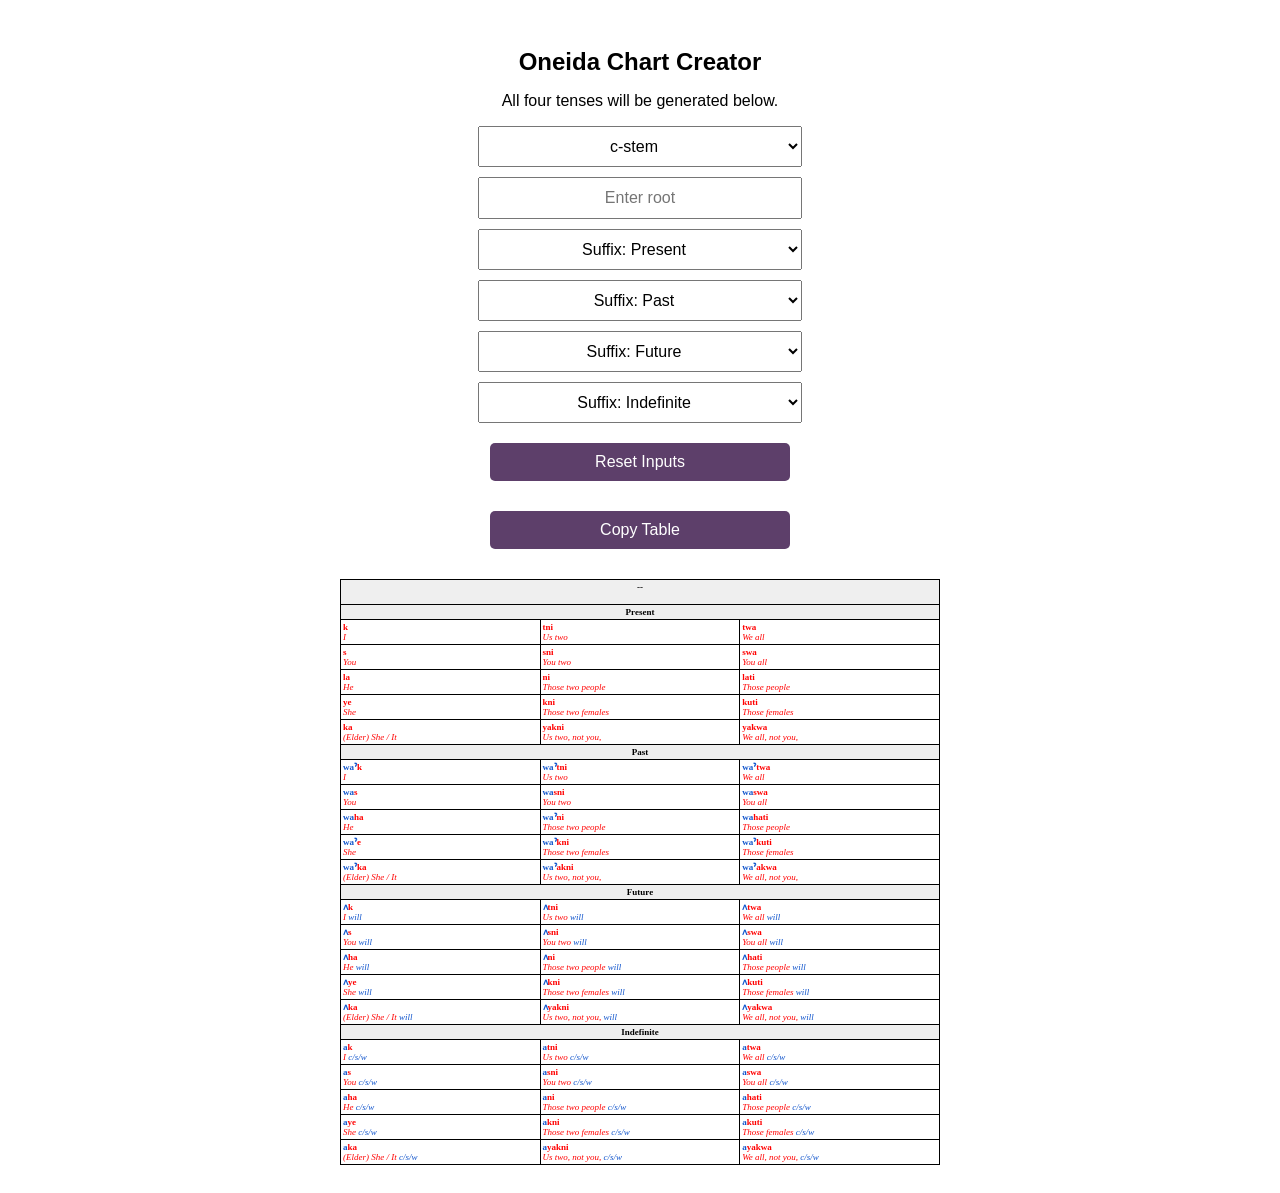
<file: Oneida Chart Creator.html>
<!DOCTYPE html>
<html lang="en">
<head>
  <meta charset="UTF-8">
  <title>Oneida Chart Creator</title>
  <link rel="icon" type="image/x-icon" href="C:/Users/evanb/Downloads/favicon_io/favicon.ico">
  <style>
    body {
      font-family: "Roboto", sans-serif;
      font-weight: 400;
      padding: 20px;
      text-align: center;
    }
    h2 {
      margin-bottom: 10px;
    }
    .input-group {
      display: flex;
      flex-direction: column;
      align-items: center;
      gap: 10px;
      margin-bottom: 20px;
    }
    input {
      padding: 10px;
      width: 300px;
      font-size: 1em;
      text-align: center;
    }
	select {
      padding: 10px;
      width: 324px;
      font-size: 1em;
      text-align: center;
    }
    .prefix  { color: #1155cc; font-weight: bold; }
    .pronoun { color: red; font-weight: bold; }
    .root    { color: black; }
    .suffix  { color: #6aa84f; font-weight: bold;}
	.meaning { color: red; }
    button {
      padding: 10px 20px;
      width: 300px;
      background-color: #5D3F6A;
      color: white;
      border: none;
      border-radius: 5px;
      cursor: pointer;
      font-size: 1em;
      margin: 10px 0;
    }
    button:hover {
      background-color: #ddd;
      color: black;
    }
	table.compact {
	  border-collapse: collapse;
	  margin: auto;
	  font-size: 9px;
	  width: 600px;
	  font-family: "Times New Roman", serif;
	  border: 1px solid black;
	}
	table.compact td {
	  text-align: left;
	  width: 200px;
	  border: 1px solid black;
	  padding: 2px;
	  vertical-align: middle;
	}
	table.compact th {
	  text-align: center;
	  font-weight: bold;
	  background-color: #efefef;
	  border: 1px solid black;
	  padding: 2px;
	  vertical-align: middle;
	}
  </style>
</head>
<body>

  <h2>Oneida Chart Creator</h2>
  <p>All four tenses will be generated below.</p>

  <div class="input-group">
	<select id="pronounInput">
		<option value="c-stem"> c-stem </option>
		<option value="a-stem"> a-stem </option>
		<option value="e-stem"> e-stem </option>
		<option value="i-stem"> i-stem </option>
		<option value="o-stem"> o-stem </option>
		<option value="u-stem"> u-stem </option>
		<option value="ʌ-stem"> ʌ-stem </option>
	</select>
    <input type="text" id="rootInput" placeholder="Enter root">
    <select id="suffixPresent">
		<option value=" "> Suffix: Present </option>
		<option value="heˀ"> heˀ </option>
		<option value="haˀ"> haˀ </option>
		<option value="as"> as </option>
		<option value="s"> s </option>
		<option value="ˀseˀ"> ˀseˀ </option>
		<option value="hseˀ"> hseˀ </option>
		<option value="u"> u </option>
		<option value="ʌ"> ʌ </option>
		<option value="ˀu"> ˀu </option>
		<option value="nu"> nu </option>
	</select>
	<select id="suffixPast">
		<option value=" "> Suffix: Past </option>
		<option value="eˀ"> eˀ </option>
		<option value="ʌˀ"> ʌˀ </option>
		<option value="neˀ"> neˀ </option>
		<option value="ˀ"> ˀ </option>
		<option value="⋅"> ⋅ </option>
		<option value="u"> u </option>
		<option value="ʌ"> ʌ </option>
		<option value="ˀu"> ˀu </option>
		<option value="nu"> nu </option>
	</select>
	<select id="suffixFuture">
		<option value=" "> Suffix: Future </option>
		<option value="eˀ"> eˀ </option>
		<option value="ʌˀ"> ʌˀ </option>
		<option value="neˀ"> neˀ </option>
		<option value="ˀ"> ˀ </option>
		<option value="⋅"> ⋅ </option>
		<option value="u"> u </option>
		<option value="ʌ"> ʌ </option>
		<option value="ˀu"> ˀu </option>
		<option value="nu"> nu </option>
	</select>
	<select id="suffixIndefinite">
		<option value=" "> Suffix: Indefinite </option>
		<option value="eˀ"> eˀ </option>
		<option value="ʌˀ"> ʌˀ </option>
		<option value="neˀ"> neˀ </option>
		<option value="ˀ"> ˀ </option>
		<option value="⋅"> ⋅ </option>
		<option value="u"> u </option>
		<option value="ʌ"> ʌ </option>
		<option value="ˀu"> ˀu </option>
		<option value="nu"> nu </option>
	</select>
	<button onclick="resetInputs()">Reset Inputs</button>
	<button onclick="copyChart()">Copy Table</button>
	<div id="copyMsg" style="display: none;">Table copied!</div>
  </div>

  <div id="chartContainer"></div>
  <div id="hiddenClipboard" contenteditable="true" style="position:absolute; left:-9999px;"></div>

  <script>
const pronounInput = {
  "c-stem": [
    [{prefix: "k", meaning: "I"}, {prefix: "tni", meaning: "Us two"}, {prefix: "twa", meaning: "We all"}],
    [{prefix: "s", meaning: "You"}, {prefix: "sni", meaning: "You two"}, {prefix: "swa", meaning: "You all"}],
    [{prefix: "la", meaning: "He"}, {prefix: "ni", meaning: "Those two people"}, {prefix: "lati", meaning: "Those people"}],
    [{prefix: "ye", meaning: "She"}, {prefix: "kni", meaning: "Those two females"}, {prefix: "kuti", meaning: "Those females"}],
    [{prefix: "ka", meaning: "(Elder) She / It"}, {prefix: "yakni", meaning: "Us two, not you,"}, {prefix: "yakwa", meaning: "We all, not you,"}]
  ],
  
  "a-stem": [
    [{prefix: "ka", meaning: "I"}, {prefix: "tya", meaning: "Us two"}, {prefix: "twa", meaning: "We all"}],
    [{prefix: "sa", meaning: "You"}, {prefix: "tsya", meaning: "You two"}, {prefix: "swa", meaning: "You all"}],
    [{prefix: "la", meaning: "He"}, {prefix: "ya", meaning: "Those two people"}, {prefix: "lu", meaning: "Those people"}],
    [{prefix: "yu", meaning: "She"}, {prefix: "kya", meaning: "Those two females"}, {prefix: "ku", meaning: "Those females"}],
    [{prefix: "wa", meaning: "(Elder) She / It"}, {prefix: "yakya", meaning: "Us two, not you,"}, {prefix: "yakwa", meaning: "We all, not you,"}]
  ],
  
  "e-stem": [
    [{prefix: "ke", meaning: "I"}, {prefix: "tne", meaning: "Us two"}, {prefix: "twe", meaning: "We all"}],
    [{prefix: "se", meaning: "You"}, {prefix: "sne", meaning: "You two"}, {prefix: "swe", meaning: "You all"}],
    [{prefix: "le", meaning: "He"}, {prefix: "ne", meaning: "Those two people"}, {prefix: "lʌne", meaning: "Those people"}],
    [{prefix: "yake", meaning: "She"}, {prefix: "kne", meaning: "Those two females"}, {prefix: "kune", meaning: "Those females"}],
    [{prefix: "we", meaning: "(Elder) She / It"}, {prefix: "yakne", meaning: "Us two, not you,"}, {prefix: "yakwe", meaning: "We all, not you,"}]
  ],
  
  "i-stem": [
    [{prefix: "ki", meaning: "I"}, {prefix: "tni", meaning: "Us two"}, {prefix: "twʌ", meaning: "We all"}],
    [{prefix: "si", meaning: "You"}, {prefix: "sni", meaning: "You two"}, {prefix: "swʌ", meaning: "You all"}],
    [{prefix: "lʌ", meaning: "He"}, {prefix: "ni", meaning: "Those two people"}, {prefix: "lati", meaning: "Those people"}],
    [{prefix: "ye", meaning: "She"}, {prefix: "kni", meaning: "Those two females"}, {prefix: "kuti", meaning: "Those females"}],
    [{prefix: "kʌ", meaning: "(Elder) She / It"}, {prefix: "yakni", meaning: "Us two, not you,"}, {prefix: "yakwʌ", meaning: "We all, not you,"}]
  ],
  
  "o-stem": [
    [{prefix: "ko", meaning: "I"}, {prefix: "tno", meaning: "Us two"}, {prefix: "tyo", meaning: "We all"}],
    [{prefix: "so", meaning: "You"}, {prefix: "sno", meaning: "You two"}, {prefix: "tsyo", meaning: "You all"}],
    [{prefix: "lo", meaning: "He"}, {prefix: "no", meaning: "Those two people"}, {prefix: "lʌno", meaning: "Those people"}],
    [{prefix: "yako", meaning: "She"}, {prefix: "kno", meaning: "Those two females"}, {prefix: "kuno", meaning: "Those females"}],
    [{prefix: "yo", meaning: "(Elder) She / It"}, {prefix: "yakno", meaning: "Us two, not you,"}, {prefix: "yakyo", meaning: "We all, not you,"}]
  ],
  
  "u-stem": [
    [{prefix: "ku", meaning: "I"}, {prefix: "tnu", meaning: "Us two"}, {prefix: "tyu", meaning: "We all"}],
    [{prefix: "su", meaning: "You"}, {prefix: "snu", meaning: "You two"}, {prefix: "tsyu", meaning: "You all"}],
    [{prefix: "lu", meaning: "He"}, {prefix: "nu", meaning: "Those two people"}, {prefix: "lʌnu", meaning: "Those people"}],
    [{prefix: "yaku", meaning: "She"}, {prefix: "knu", meaning: "Those two females"}, {prefix: "kunu", meaning: "Those females"}],
    [{prefix: "yu", meaning: "(Elder) She / It"}, {prefix: "yaknu", meaning: "Us two, not you,"}, {prefix: "yakyu", meaning: "We all, not you,"}]
  ],
  
  "ʌ-stem": [
    [{prefix: "kʌ", meaning: "I"}, {prefix: "tnʌ", meaning: "Us two"}, {prefix: "twʌ", meaning: "We all"}],
    [{prefix: "sʌ", meaning: "You"}, {prefix: "snʌ", meaning: "You two"}, {prefix: "swʌ", meaning: "You all"}],
    [{prefix: "lʌ", meaning: "He"}, {prefix: "ʌ", meaning: "Those two people"}, {prefix: "lʌnʌ", meaning: "Those people"}],
    [{prefix: "yakʌ", meaning: "She"}, {prefix: "knʌ", meaning: "Those two females"}, {prefix: "kunʌ", meaning: "Those females"}],
    [{prefix: "wʌ", meaning: "(Elder) She / It"}, {prefix: "yaknʌ", meaning: "Us two, not you,"}, {prefix: "yakwʌ", meaning: "We all, not you,"}]
  ]
};

const ipaMap = {
  'A': 'á', 'E': 'é', 'I': 'í', 'O': 'ó', 'U': 'ú',
  '<': 'ʌ', '>': 'ʌ́', '?': 'ˀ', '-': '⋅',
  'b': '', 'c': '', 'd': '', 'f': '', 'g': '', 'j': '',
  'm': '', 'p': '', 'q': '', 'r': '', 'v': '', 'x': '', 'z': '',
  'B': '', 'C': '', 'D': '', 'F': '', 'G': '', 'J': '',
  'M': '', 'P': '', 'Q': '', 'R': '', 'V': '', 'X': '', 'Z': '',
  'H': 'h', 'K': 'k', 'L': 'l', 'N': 'n', 'S': 's', 'T': 't',
  'W': 'w', 'Y': 'y'
};

function convertToIPA(text) {
  return text.split("").map(char => ipaMap[char] || char).join("");
}

document.getElementById("rootInput").addEventListener("input", function(e) {
  const original = e.target.value;
  const converted = convertToIPA(original);
  if (original !== converted) {
    e.target.value = converted;
  }
});

function generateChart() {
  const rootInput = document.getElementById('rootInput').value.trim();
  const stem = document.getElementById('pronounInput').value;

  const suffixPresent = document.getElementById('suffixPresent').value.trim();
  const suffixPast = document.getElementById('suffixPast').value.trim();
  const suffixFuture = document.getElementById('suffixFuture').value.trim();
  const suffixIndefinite = document.getElementById('suffixIndefinite').value.trim();

  const root = convertToIPA(rootInput);
  const presentSuffix = convertToIPA(suffixPresent);
  const pastSuffix = convertToIPA(suffixPast);
  const futureSuffix = convertToIPA(suffixFuture);
  const indefiniteSuffix = convertToIPA(suffixIndefinite);

  const pronouns = pronounInput[stem];

  const tenses = [
    { name: "Present", prefix: "", suffix: presentSuffix },
    { name: "Past", prefix: "waˀ", suffix: pastSuffix },
    { name: "Future", prefix: "ʌ", suffix: futureSuffix },
    { name: "Indefinite", prefix: "a", suffix: indefiniteSuffix }
  ];

  let tableHTML = `<table class="compact">`;

  tableHTML += `<tr><th colspan="3">-${rootInput}-<br><em></em></br></th></tr></span>`;

  tenses.forEach(({ name, prefix, suffix }) => {
    tableHTML += `<tr><th colspan="3">${name}</th></tr>`;

    for (let row = 0; row < 5; row++) {
      tableHTML += `<tr>`;
      for (let col = 0; col < 3; col++) {
        const idx = row;
        const pronounData = pronouns[row][col];

        let pronoun = pronounData.prefix;
        let adjustedPrefix = prefix;

// Special Case: waˀ + wa = u
if (prefix === "waˀ" && pronoun.startsWith("wa")) {
  adjustedPrefix = "";
  pronoun = "u";
} else {
  // Rule 1: l → h
  if (prefix && pronoun.startsWith("l")) {
    pronoun = "h" + pronoun.slice(1);
  }

  // Rule 2: Remove ˀ if followed by s or h
  if ((pronoun.startsWith("s") || pronoun.startsWith("h")) && prefix.endsWith("ˀ")) {
    adjustedPrefix = prefix.slice(0, -1);
  }

  // Rule 3: Remove y if prefix ends in ˀ
  if (pronoun.startsWith("y") && prefix.endsWith("ˀ")) {
    pronoun = pronoun.slice(1);
  }

}

  let oneidaWord = `
    <span class="prefix">${adjustedPrefix}</span><span class="pronoun">${pronoun}</span><span class="root">${root}</span><span class="suffix">${suffix}</span>`;

        let meaning = `<span style="color:red; font-style:italic;">${pronounData.meaning}</span>`;

        if (name === "Future") {
          meaning += `<span style="color: #1155cc; font-style:italic;"> will </span>`;
        }
        if (name === "Indefinite") {
          meaning += `<span style="color: #1155cc; font-style:italic;"> c/s/w </span>`;
        }

        tableHTML += `<td>${oneidaWord}<br>${meaning} </td>`;
      }
      tableHTML += `</tr>`;
    }
  });

  tableHTML += `</table>`;
  document.getElementById('chartContainer').innerHTML = tableHTML;
}

function resetInputs() {
  document.getElementById("rootInput").value = "";
  document.getElementById("pronounInput").selectedIndex = 0;
  document.getElementById("suffixPresent").selectedIndex = 0;
  document.getElementById("suffixPast").selectedIndex = 0;
  document.getElementById("suffixFuture").selectedIndex = 0;
  document.getElementById("suffixIndefinite").selectedIndex = 0;
  document.getElementById("chartContainer").innerHTML = "";
  generateChart();
}

function copyChart() {
  const chartHTML = document.getElementById('chartContainer').innerHTML;
  const clipboardDiv = document.getElementById('hiddenClipboard');
  clipboardDiv.innerHTML = chartHTML;

  const range = document.createRange();
  range.selectNodeContents(clipboardDiv);
  const selection = window.getSelection();
  selection.removeAllRanges();
  selection.addRange(range);

  try {
    document.execCommand('copy');
    selection.removeAllRanges();
    document.getElementById('copyMsg').style.display = 'block';
    setTimeout(() => {
      document.getElementById('copyMsg').style.display = 'none';
    }, 1500);
  } catch (err) {
    alert('Failed to copy chart.');
  }
}
document.getElementById("rootInput").addEventListener("input", generateChart);
document.getElementById("pronounInput").addEventListener("change", generateChart);
document.getElementById("suffixPresent").addEventListener("change", generateChart);
document.getElementById("suffixPast").addEventListener("change", generateChart);
document.getElementById("suffixFuture").addEventListener("change", generateChart);
document.getElementById("suffixIndefinite").addEventListener("change", generateChart);
generateChart();
</script>
</body>
</html>
</file>
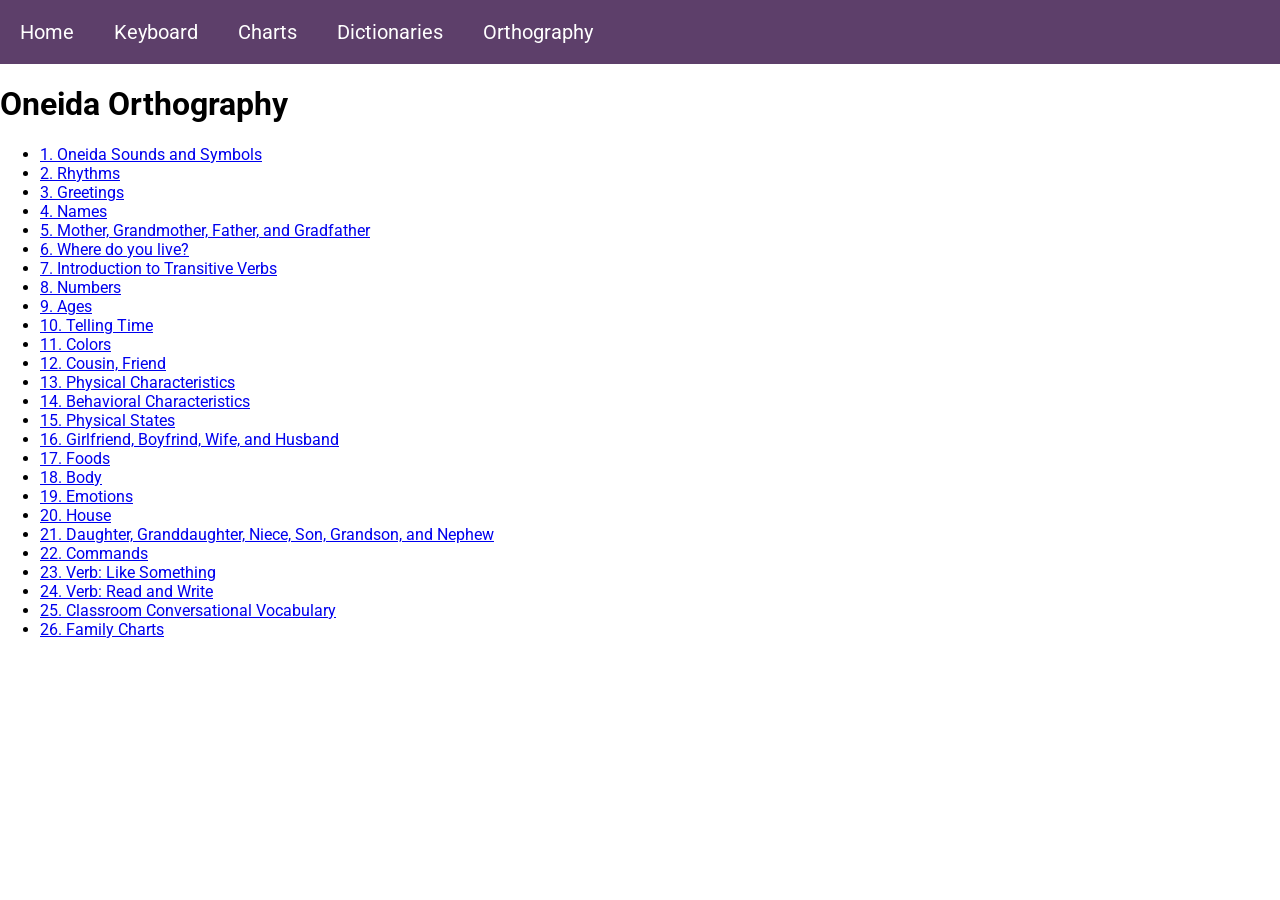
<file: orthography.html>
<!DOCTYPE html>
<html lang="en">
<head>
    <meta charset="UTF-8">
    <meta name="viewport" content="width=device-width, initial-scale=1.0">
	<link rel="icon" href="favicon.ico" type="image/x-icon">
    <title>Oneida Orthography - Table of Contents</title>
	<link href="https://fonts.googleapis.com/css2?family=Roboto:wght@400;700&display=swap" rel="stylesheet">
    <style>
	    html, body {
            margin: 0;
            padding: 0;
            font-family: "Roboto", sans-serif;
        }
        body {
            font-weight: 400;
        }
        table {
            border-collapse: collapse;
            width: auto;
            margin: 0;
        }
        th, td {
            border: 1px solid #ccc;
            padding: 8px;
            text-align: center;
        }
        th {
            background-color: #f2f2f2;
        }
        .navbar {
            overflow: hidden;
            background-color: #5D3F6A;
            display: flex;
            justify-content: left;
        }
        .navbar a {
            float: left;
            font-size: 20px;
            color: white;
            text-align: center;
            padding: 20px;
            text-decoration: none;
            transition: background-color 0.3s, color 0.3s;
        }
        .navbar a:hover, .dropdown:hover .dropbtn {
            background-color: #ddd;
            color: black;
        }
        .dropdown {
            float: left;
            background-color: #5D3F6A;
            overflow: hidden;
        }
        .dropdown .dropbtn {
            font-size: 20px;  
            border: none;
            outline: none;
            color: white;
            padding: 20px;
            background-color: inherit;
            font-family: inherit;
            margin: 0;
            transition: background-color 0.3s, color 0.3s;
			pointer-events: none;
        }
        .dropdown-content {
            display: none;
            position: absolute;
            background-color: #f9f9f9;
            min-width: 160px;
            box-shadow: 0px 8px 16px 0px rgba(0,0,0,0.2);
            z-index: 1;
        }
        .dropdown-content a {
            float: none;
            color: black;
            padding: 12px 16px;
            text-decoration: none;
            display: block;
            text-align: left;
            transition: background-color 0.3s;
        }
        .dropdown-content a:hover {
            background-color: #ddd;
        }
        .dropdown:hover .dropdown-content {
            display: block;
        }
		.pagination {
			margin: 10px 0;
			display: flex;
			justify-content: center;
			align-items: center;
		}
		.page-btn {
			padding: 10px 20px;
			font-size: 16px;
			cursor: pointer;
			background-color: #5D3F6A;
			color: white;
			border: none;
			margin: 0 5px;
			transition: background-color 0.3s;
		}
		.page-btn:hover, .page-btn:disabled {
			background-color: #ddd;
			color: black;
		}
		.page-btn:disabled {
			cursor: not-allowed;
		}
        .audio-container {
            display: flex;
            align-items: center;
            margin-top: 20px;
        }
        .play-btn, .pause-btn {
            padding: 10px 20px;
            margin: 5px;
            cursor: pointer;
            border: none;
            background-color: #008CBA;
            color: white;
            font-size: 16px;
            border-radius: 5px;
        }
        .pause-btn {
            display: none;
        }
    </style>
</head>
<body>
    <div class="navbar">
        <a href="index.html">Home</a>
        <a href="keyboard.html">Keyboard</a>
        <div class="dropdown">
            <button class="dropbtn">Charts</button>
            <div class="dropdown-content">
		<a href="possessives.html">Possessives</a>
                <a href="pronouns.html">Pronouns</a>
                <a href="transitives.html">Transitives</a>
            </div>
        </div>
        <div class="dropdown">
            <button class="dropbtn">Dictionaries</button>
            <div class="dropdown-content">
                <a href="nouns.html">Nouns</a>
                <a href="particles.html">Particles</a>
            </div>
        </div>
		<a href="orthography.html">Orthography</a>
	</div>

    <header>
        <h1>Oneida Orthography</h1>
    </header>

    <main>
        <ul>
            <li><a href="orthography/page1.html">1. Oneida Sounds and Symbols</a></li>
            <li><a href="orthography/page2.html">2. Rhythms</a></li>
            <li><a href="orthography/page3.html">3. Greetings</a></li>
            <li><a href="orthography/page4.html">4. Names</a></li>
			<li><a href="orthography/page5.html">5. Mother, Grandmother, Father, and Gradfather</a></li>
			<li><a href="orthography/page6.html">6. Where do you live?</a></li>
			<li><a href="orthography/page7.html">7. Introduction to Transitive Verbs</a></li>
			<li><a href="orthography/page8.html">8. Numbers</a></li>
			<li><a href="orthography/page9.html">9. Ages</a></li>
			<li><a href="orthography/page10.html">10. Telling Time</a></li>
			<li><a href="orthography/page11.html">11. Colors</a></li>
			<li><a href="orthography/page12.html">12. Cousin, Friend</a></li>
			<li><a href="orthography/page13.html">13. Physical Characteristics</a></li>
			<li><a href="orthography/page14.html">14. Behavioral Characteristics</a></li>
			<li><a href="orthography/page15.html">15. Physical States</a></li>
			<li><a href="orthography/page16.html">16. Girlfriend, Boyfrind, Wife, and Husband</a></li>
			<li><a href="orthography/page17.html">17. Foods</a></li>
			<li><a href="orthography/page18.html">18. Body</a></li>
			<li><a href="orthography/page19.html">19. Emotions</a></li>
			<li><a href="orthography/page20.html">20. House</a></li>
			<li><a href="orthography/page21.html">21. Daughter, Granddaughter, Niece, Son, Grandson, and Nephew</a></li>
			<li><a href="orthography/page22.html">22. Commands</a></li>
			<li><a href="orthography/page23.html">23. Verb: Like Something</a></li>
			<li><a href="orthography/page24.html">24. Verb: Read and Write</a></li>
			<li><a href="orthography/page25.html">25. Classroom Conversational Vocabulary</a></li>
			<li><a href="orthography/page26.html">26. Family Charts</a></li>
        </ul>
    </main>

</body>
<script>
function navigateToPage(direction) {
    const match = window.location.pathname.match(/page(\d+)/);
    const currentPage = match ? parseInt(match[1]) : 1;

    let targetPage;
    if (direction === 'next') {
        targetPage = currentPage < 26 ? currentPage + 1 : 26;
    } else if (direction === 'prev') {
        targetPage = currentPage > 1 ? currentPage - 1 : 1;
    }
    
    window.location.href = `page${targetPage}.html`;
}

document.addEventListener("DOMContentLoaded", function() {
    const match = window.location.pathname.match(/page(\d+)/);
    const currentPage = match ? parseInt(match[1]) : 1;
    
    if (currentPage === 1) document.getElementById("prevBtn").disabled = true;
    if (currentPage === 26) document.getElementById("nextBtn").disabled = true;
});

</script>
</html>
</file>
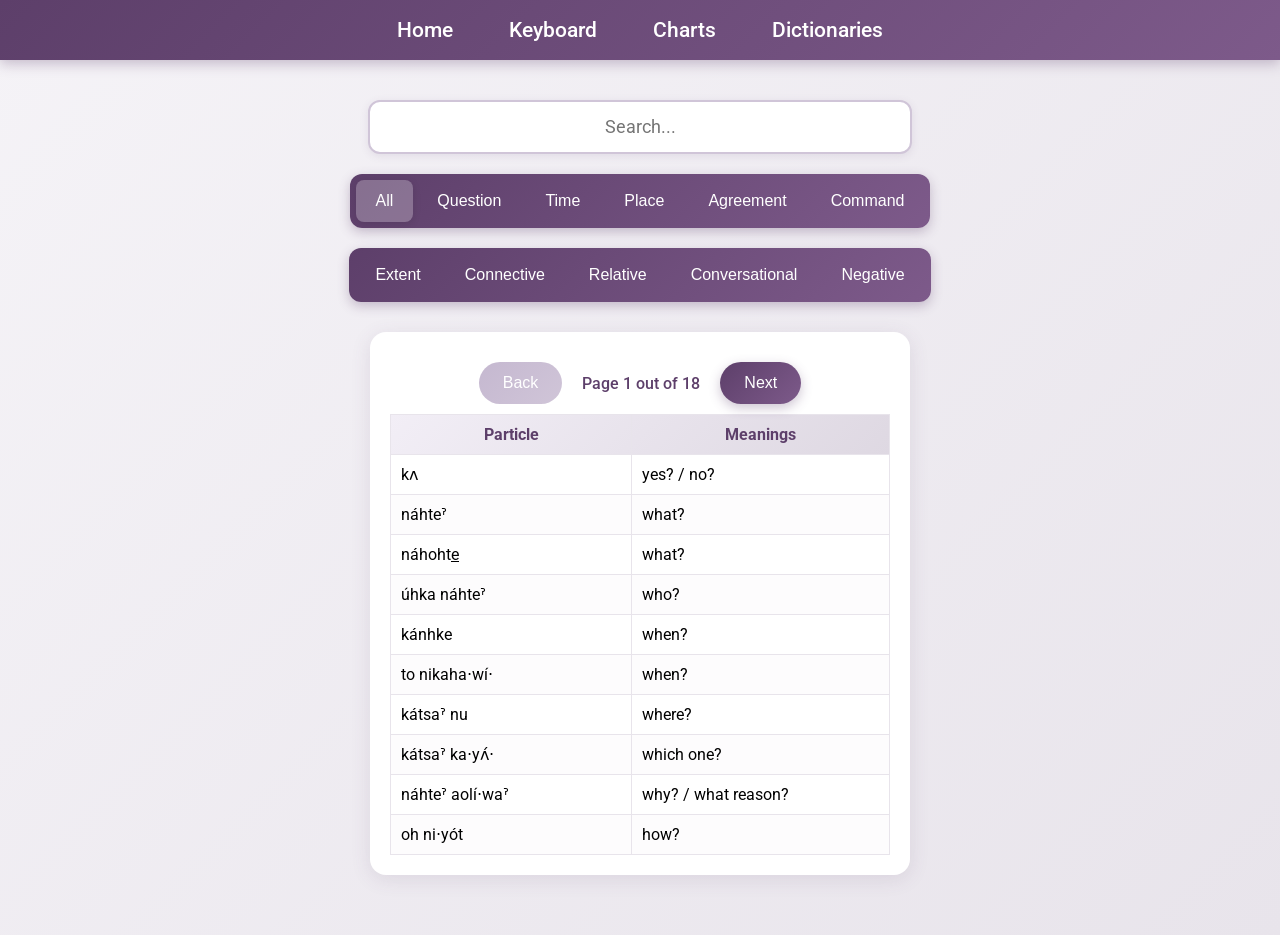
<file: particles.html>
<!DOCTYPE html>
<html lang="en">
<head>
    <meta charset="UTF-8">
    <meta name="viewport" content="width=device-width, initial-scale=1.0">
    <title>Oneida Language Nouns</title>
    <link href="https://fonts.googleapis.com/css2?family=Roboto:wght@400;700&display=swap" rel="stylesheet">
	<link rel="icon" type="image/x-icon" href="favicon.ico">
    <link rel="stylesheet" href="styles.css">
</head>
<body>
    <div class="navbar">
        <a href="index.html">Home</a>
        <a href="keyboard.html">Keyboard</a>
        <div class="dropdown">
            <a>Charts</a>
            <div class="dropdown-content">
		<a href="possessives.html">Possessives</a>
                <a href="pronouns.html">Pronouns</a>
                <a href="transitives.html">Transitives</a>
            </div>
        </div>
        <div class="dropdown">
            <a>Dictionaries</a>
            <div class="dropdown-content">
                <a href="nouns.html">Nouns</a>
                <a href="particles.html">Particles</a>
            </div>
        </div>
	</div>
	
    <div class="dictionary-container">
        <input type="text" id="searchInput" placeholder="Search...">
	<div class="filters">
      	<button class="filter-btn active" data-filter="all">All</button>
    	<button class="filter-btn" data-filter="question">Question</button>
		<button class="filter-btn" data-filter="time">Time</button>
		<button class="filter-btn" data-filter="place">Place</button>
		<button class="filter-btn" data-filter="agreement">Agreement</button>
		<button class="filter-btn" data-filter="command">Command</button>
	</div>
	<div class="filters">
		<button class="filter-btn" data-filter="extent">Extent</button>
		<button class="filter-btn" data-filter="connective">Connective</button>
		<button class="filter-btn" data-filter="relative">Relative</button>
		<button class="filter-btn" data-filter="conversational">Conversational</button>
		<button class="filter-btn" data-filter="negative">Negative</button>
 	</div>
	<div class="table-container">
		<div class="pagination">
			<button class="page-btn" id="prevBtn" onclick="changePage('prev')">Back</button>
			<span id="pageInfo">Page 1 out of 1</span>
            <button class="page-btn" id="nextBtn" onclick="changePage('next')">Next</button>
		</div>
        <table class="particles-table" id="particlesTable">
            <thead id="tableHeader">
                <tr>
                    <th>Particle</th>
                    <th>Meanings</th>
                </tr>
            </thead>
            <tbody>

            </tbody>
        </table>
        <div class="no-results">No results found.</div>
		</div>
	</div>
	<script>
	const rows = [
	{particle: 'kʌ', meanings: 'yes? / no?', category: 'question' },
	{ particle: 'náhteˀ', meanings: 'what?', category: 'question' },
	{ particle: 'náhoht<span class="underline">e</span>', meanings: 'what?', category: 'question' },
	{ particle: 'úhka náhteˀ', meanings: 'who?', category: 'question' },
	{ particle: 'kánhke', meanings: 'when?', category: 'question' },
	{ particle: 'to nikaha⋅wí⋅', meanings: 'when?', category: 'question' },
	{ particle: 'kátsaˀ nu', meanings: 'where?', category: 'question' },
	{ particle: 'kátsaˀ ka⋅yʌ́⋅', meanings: 'which one?', category: 'question' },
	{ particle: 'náhteˀ aolí⋅waˀ', meanings: 'why? / what reason?', category: 'question' },
	{ particle: 'oh ni⋅yót', meanings: 'how?', category: 'question' },
	{ particle: 'to ni⋅kú', meanings: 'how much?', category: 'question' },
	{ particle: 'to niha⋅tí', meanings: 'how many people?', category: 'question' },
	{ particle: 'to niku⋅ti', meanings: 'how many females?', category: 'question' },
	{ particle: 'ot niyohtuháti', meanings: 'how is it going?', category: 'question' },
	
	{ particle: 'o⋅nʌ́', meanings: 'now / at that time', category: 'time' },
	{ particle: 'nʌ', meanings: 'now / at that time', category: 'time' },
	{ particle: 'úwa', meanings: 'now / today', category: 'time' },
	{ particle: 'núwa', meanings: 'now / today', category: 'time' },
	{ particle: 'nuˀú', meanings: 'now / today', category: 'time' },
	{ particle: 'oksaˀ', meanings: 'soon / right away', category: 'time' },
	{ particle: 'elhúwa', meanings: 'recently', category: 'time' },
	{ particle: 'tyótkut', meanings: 'always', category: 'time' },
	{ particle: 'yotká⋅te', meanings: 'always', category: 'time' },
	{ particle: 'swatye⋅lʌ́', meanings: 'sometimes', category: 'time' },
	{ particle: 'yah nuwʌ⋅tú', meanings: 'never', category: 'time' },
	
	{ particle: 'ákta', meanings: 'nearby', category: 'place' },
	{ particle: 'ákte', meanings: 'somewhere else', category: 'place' },
	{ particle: 'átste', meanings: 'outside', category: 'place' },
	{ particle: 'é⋅nike', meanings: 'up / above / over', category: 'place' },
	{ particle: 'ehtá⋅ke', meanings: 'down / below', category: 'place' },
	{ particle: 'kʌ́⋅tho', meanings: 'here', category: 'place' },
	{ particle: 'kʌh nu', meanings: 'here', category: 'place' },
	{ particle: 'kʌh nukwá', meanings: 'this way', category: 'place' },
	{ particle: 'ohná⋅kʌ', meanings: 'back / behind', category: 'place' },
	{ particle: 'ohʌ⋅tú', meanings: 'ahead / in front / before', category: 'place' },
	{ particle: 'ná⋅ku', meanings: 'underneath / under', category: 'place' },
	{ particle: 'tho nukwá', meanings: 'there', category: 'place' },
	{ particle: 'nukwá', meanings: 'toward', category: 'place' },
	{ particle: 'aˀe nukwá́', meanings: 'over there / away', category: 'place' },
	{ particle: 'isi nukwá', meanings: 'over there / far away', category: 'place' },
	
	{ particle: 'ʌ́⋅ʌ', meanings: 'yes', category: 'agreement' },
	{ particle: 'né⋅', meanings: 'yes / it is so', category: 'agreement' },
	{ particle: 'né⋅ wah', meanings: 'yes / it is so', category: 'agreement' },
	{ particle: 'né⋅ kiˀ wah', meanings: 'yes / indeed', category: 'agreement' },
	{ particle: 'tho⋅kʌ́ske', meanings: 'for sure', category: 'agreement' },
	{ particle: 'khele', meanings: 'I guess / it seems so', category: 'agreement' },
	{ particle: 'khelé kiˀ wah', meanings: 'I guess so', category: 'agreement' },
	{ particle: 'kwaˀnyó', meanings: 'it seems', category: 'agreement' },
	{ particle: 'wé⋅ne kiˀ wah', meanings: 'it seems so', category: 'agreement' },
	{ particle: 'úhteˀ wi', meanings: 'maybe so', category: 'agreement' },
	{ particle: 'tá⋅t nuˀú', meanings: 'maybe so', category: 'agreement' },
	{ particle: 'yáhtʌ', meanings: 'no', category: 'agreement' },
	{ particle: 'táh', meanings: 'no', category: 'agreement' },
	{ particle: 'to⋅káh', meanings: 'I do not know', category: 'agreement' },
	{ particle: 'áhsu', meanings: 'not yet', category: 'agreement' },
	
	{ particle: 'tákʌ', meanings: 'do not!', category: 'command' },
	{ particle: 'ka⋅tsh<span class="underline">í</span>', meanings: 'come here!', category: 'command' },
	{ particle: 'tehsashlí<span class="underline">hʌ</span>', meanings: 'hurry!', category: 'command' },
	{ particle: 'téhsek', meanings: 'pick it up!', category: 'command' },
	{ particle: 'tahsatilu⋅t<span class="underline">ʌ́</span>', meanings: 'pull it!', category: 'command' },
	{ particle: 'yahʌ́⋅shlek', meanings: 'push it!', category: 'command' },
	{ particle: 'skó⋅na', meanings: 'go get it!', category: 'command' },
	{ particle: 'sátkwiht', meanings: 'move (your body) over!', category: 'command' },
	{ particle: 'ískwiht', meanings: 'move (something) over!', category: 'command' },
	{ particle: 'téhsta<span class="underline">n</span>', meanings: 'stand up!', category: 'command' },
	{ particle: 'tehsakalhate⋅n<span class="underline">í</span>', meanings: 'turn around!', category: 'command' },
	{ particle: 'sáti', meanings: 'sit down!', category: 'command' },
	{ particle: 'senhotu⋅k<span class="underline">ó</span>', meanings: 'open the door!', category: 'command' },
	{ particle: 'senho⋅t<span class="underline">ú⋅</span>', meanings: 'close the door!', category: 'command' },
	{ particle: 'sya⋅t<span class="underline">ú</span>', meanings: '(you) write it!', category: 'command' },
	{ particle: 'swʌnahno⋅t<span class="underline">ʌ́</span>', meanings: '(you) read it!', category: 'command' },
	{ particle: 'sukweˀtiyóhak', meanings: 'be kind!', category: 'command' },
	{ particle: 'seksaˀtiyo⋅hák', meanings: 'be a good child!', category: 'command' },
	{ particle: 'satnúhtuht', meanings: 'wait!', category: 'command' },
	{ particle: 'tehsato⋅tát', meanings: 'keep still!', category: 'command' },
	{ particle: 'satahúhsatat', meanings: '(you) listen!', category: 'command' },
	{ particle: 'swatahúhsatat', meanings: '(you all) listen!', category: 'command' },
	{ particle: 'seˀnikú⋅lalak', meanings: 'watch out! / be careful!', category: 'command' },
	{ particle: 'takyaˀtakén<span class="underline">ha</span>', meanings: 'help me!', category: 'command' },
	{ particle: 'tutasátlatst', meanings: 'start over again!', category: 'command' },
	{ particle: 'satkát<span class="underline">ho</span>', meanings: 'look!', category: 'command' },
	{ particle: 'ni⋅yót', meanings: 'look at it!', category: 'command' },
	{ particle: 'i⋅sé nuˀúw<span class="underline">a</span>', meanings: 'you are next!', category: 'command' },
	{ particle: 'tásku', meanings: 'give it to me!', category: 'command' },
	{ particle: 'tashe⋅<span class="underline">yú⋅</span>', meanings: 'give it to her!', category: 'command' },
	{ particle: 'tahéts<span class="underline">u</span>', meanings: 'give it to him!', category: 'command' },
	{ particle: 'oskʌnʌˀshú<span class="underline">ha</span>', meanings: 'slow down!', category: 'command' },
	{ particle: 'tákʌ kaˀnyásyel', meanings: 'do not touch it!', category: 'command' },
	{ particle: 'satkʌ́⋅laht', meanings: 'stop doing that!', category: 'command' },
	{ particle: 'shnekí⋅<span class="underline">la</span>', meanings: 'drink!', category: 'command' },
	{ particle: 'íhsek', meanings: 'eat!', category: 'command' },
	{ particle: 'satekhu⋅n<span class="underline">í⋅</span>', meanings: '(you) eat (a meal)!', category: 'command' },
	{ particle: 'swatekhu⋅n<span class="underline">í⋅</span>', meanings: '(you all) eat (a meal)!', category: 'command' },
	{ particle: 'twatekhu⋅n<span class="underline">í⋅</span>', meanings: '(all of us) eat (a meal)!', category: 'command' },
	{ particle: 'satekhwísan', meanings: 'finish eating!', category: 'command' },
	{ particle: 'tasatʌ́nyet', meanings: 'send it this way!', category: 'command' },
	{ particle: 'ísiˀ yaˀsa⋅t<span class="underline">í</span>', meanings: 'throw it away!', category: 'command' },
	{ particle: 'kóh', meanings: 'here (take it)!', category: 'command' },
	{ particle: 'atokwáht íhsatst', meanings: '(you) use the spoon!', category: 'command' },
	{ particle: 'íhsatst aˀshékw<span class="underline">eˀ</span>', meanings: '(you) use the fork!', category: 'command' },
	{ particle: 'tehsotál<span class="underline">ho</span>', meanings: '(you) tidy up!', category: 'command' },
	{ particle: 'tehsatskáw<span class="underline">hu</span>', meanings: 'chew it!', category: 'command' },
	{ particle: 'takhnyá⋅s<span class="underline">a</span>', meanings: '(you) hug me!', category: 'command' },
	{ particle: 'taktsiˀkwáni', meanings: 'give me a kiss!', category: 'command' },
	{ particle: 'satyá⋅tawiht', meanings: 'put your coat on!', category: 'command' },
	{ particle: 'tehsaláhtan', meanings: 'put your shoes on!', category: 'command' },
	{ particle: 'sanaˀalo⋅lók', meanings: 'put your hat on!', category: 'command' },
	{ particle: 'tehsaˀnya⋅náwʌk', meanings: 'put your mittens on!', category: 'command' },
	{ particle: 'satyatawihtásy<span class="underline">i</span>', meanings: 'take your coat off!', category: 'command' },
	{ particle: 'tehsalahtáhsy<span class="underline">i</span>', meanings: 'take your shoes off!', category: 'command' },
	{ particle: 'sanaˀalolóksy<span class="underline">i</span>', meanings: 'take your hat off!', category: 'command' },
	{ particle: 'tehsaˀnyanawʌ́ksy<span class="underline">i</span>', meanings: 'take your mittens off!', category: 'command' },
	{ particle: 'satkuhsóhal<span class="underline">e</span>', meanings: 'wash your face!', category: 'command' },
	{ particle: 'sahtsyóhal<span class="underline">e</span>', meanings: 'wash your hands!', category: 'command' },
	{ particle: 'satnawilóhal<span class="underline">e</span>', meanings: 'brush your teeth!', category: 'command' },
	
	{ particle: 'ostúha', meanings: 'a little', category: 'extent' },
	{ particle: 'e⋅só', meanings: 'much / a lot', category: 'extent' },
	{ particle: 'kwah i⋅kʌ́ tsiˀ', meanings: 'very much', category: 'extent' },
	{ particle: 'só⋅tsiˀ', meanings: 'very much / too much', category: 'extent' },
	{ particle: 'akwe⋅kú', meanings: 'all', category: 'extent' },
	{ particle: 'tsiléhkwah', meanings: 'almost', category: 'extent' },
	{ particle: 'nok ʌwa⋅tú', meanings: 'nescessity / must', category: 'extent' },
	{ particle: 'ʌwa⋅tú', meanings: 'possible / might', category: 'extent' },
	{ particle: 'yah thau⋅tú', meanings: 'impossible / may not', category: 'extent' },
	
	{ particle: 'okhaleˀ', meanings: 'and', category: 'connective' },
	{ particle: 'ok', meanings: 'and / connecting #s', category: 'connective' },
	{ particle: 'okhnaˀ', meanings: 'and then', category: 'connective' },
	{ particle: 'táhnu', meanings: 'and then', category: 'connective' },
	{ particle: 'tho neˀ onʌ́', meanings: 'and then', category: 'connective' },
	{ particle: 'ok neˀn', meanings: 'or', category: 'connective' },
	{ particle: 'nok tsiˀ', meanings: 'but', category: 'connective' },
	{ particle: 'né⋅ tsiˀ', meanings: 'because', category: 'connective' },
	{ particle: 'tá⋅t', meanings: 'if', category: 'connective' },
	
	{ particle: 'tsiˀ ka⋅yʌ́⋅	', meanings: 'the one who', category: 'relative' },
	{ particle: 'tsiˀ náhteˀ', meanings: 'whatever', category: 'relative' },
	{ particle: 'kanyó', meanings: 'whenever / when', category: 'relative' },
	{ particle: 'tho nu', meanings: 'then', category: 'relative' },
	{ particle: 'kátsaˀ ok nu', meanings: '	somewhere', category: 'relative' },
	{ particle: 'tsyok náhteˀ', meanings: 'something / somethings', category: 'relative' },
	{ particle: 'úhka ok náhteˀ', meanings: 'someone', category: 'relative' },
	
	{ particle: 'she⋅k<span class="underline">ú</span>', meanings: 'hello / still / again', category: 'conversational' },
	{ particle: 'she⋅kóli', meanings: 'hello', category: 'conversational' },
	{ particle: 'she⋅kú kyátʌ', meanings: 'hello friend', category: 'conversational' },
	{ particle: 'she⋅kú nʌ́', meanings: 'hello mother', category: 'conversational' },
	{ particle: 'she⋅kú láke', meanings: 'hello father', category: 'conversational' },
	{ particle: 'she⋅kú kyʌ́', meanings: 'hello child', category: 'conversational' },
	{ particle: 'she⋅kú aksót<span class="underline">ha</span>', meanings: 'hello grandmother', category: 'conversational' },
	{ particle: 'she⋅kú laksót<span class="underline">ha</span>', meanings: 'hello grandfather', category: 'conversational' },
	{ particle: 'she⋅kú kwatéh<span class="underline">le</span>', meanings: 'hello grandchild', category: 'conversational' },
	{ particle: 'she⋅kú kyáhs<span class="underline">e</span>', meanings: 'hello cousin', category: 'conversational' },
	{ particle: 'skʌnʌˀkó kʌ', meanings: 'how are you? / is there peace within you?', category: 'conversational' },
	{ particle: 'skʌnʌˀkó', meanings: 'I am fine / there is peace within me', category: 'conversational' },
	{ particle: 'ok niˀi⋅s<span class="underline">é</span>', meanings: 'and you?', category: 'conversational' },
	{ particle: 'kwah ok o⋅n<span class="underline">ʌ́</span>', meanings: 'about the same', category: 'conversational' },
	{ particle: 'ot niyohtuháti', meanings: 'how is it going?', category: 'conversational' },
	{ particle: 'yoyantláti', meanings: 'it is going along good', category: 'conversational' },
	{ particle: 'yah sótsi teyoyantláti', meanings: 'it is not going along so good', category: 'conversational' },
	{ particle: 'náhteˀ olí⋅wahs<span class="underline">e</span>', meanings: 'what is new?', category: 'conversational' },
	{ particle: 'yáh oh náhoht<span class="underline">e</span>', meanings: 'nothing', category: 'conversational' },
	{ particle: 'yawʌˀkó', meanings: 'thank you very much', category: 'conversational' },
	{ particle: 'yo', meanings: "you're welcome", category: 'conversational' },
	{ particle: 'hao', meanings: 'come on!', category: 'conversational' },
	{ particle: 'ake⋅', meanings: 'ouch!', category: 'conversational' },
	{ particle: 'o⋅nʌ́ kiˀ wah', meanings: 'goodbye', category: 'conversational' },
	{ particle: 'sawehnisliyo⋅hák', meanings: 'you have a good day', category: 'conversational' },
	{ particle: 'sahsutiyo⋅hák', meanings: 'you have a good night', category: 'conversational' },
	{ particle: 'ni⋅yót', meanings: 'how it is', category: 'conversational' },
	{ particle: 'otsé', meanings: 'wow', category: 'conversational' },
	{ particle: 'tho ni⋅k<span class="underline">ú</span>', meanings: "that's enough", category: 'conversational' },
	
	{ particle: 'tákʌ', meanings: 'do not!', category: 'negative' },
	{ particle: 'yah teˀ', meanings: 'not (present tense)', category: 'negative' },
	{ particle: 'yah thaˀte', meanings: 'not (dualic present tense)', category: 'negative' },
	{ particle: 'yah thaˀ', meanings: 'have not (past tense)', category: 'negative' },
	{ particle: 'yah thaˀt', meanings: 'have not (dualic past tense)', category: 'negative' },
	{ particle: 'yah tʌ', meanings: 'will not (future tense)', category: 'negative' },
	{ particle: 'yah thaˀtʌ', meanings: 'will not (dualic future tense)', category: 'negative' },
	{ particle: 'yah tha', meanings: 'c/s/w not (indefinite tense)', category: 'negative' },
	{ particle: 'yah thaˀta', meanings: 'c/s/w not (dualic indefinite tense)', category: 'negative' },
	
	];

	document.getElementById('searchInput').addEventListener('input', filterRows);
	document.querySelectorAll('.filter-btn').forEach(button => button.addEventListener('click', applyFilter));

	let filteredRows = [...rows];
	let currentPage = 1;
	const rowsPerPage = 10;
	const tableHeader = document.getElementById('tableHeader');

	function displayRows() {
		const start = (currentPage - 1) * rowsPerPage;
		const end = start + rowsPerPage;
		const rowsToDisplay = filteredRows.slice(start, end);
		const tableBody = document.querySelector('#particlesTable tbody');
		tableBody.innerHTML = '';

		if (rowsToDisplay.length === 0) {
			document.querySelector('.no-results').style.display = 'block';
			tableHeader.style.display = 'none';
		} else {
			document.querySelector('.no-results').style.display = 'none';
			tableHeader.style.display = '';
			rowsToDisplay.forEach(row => {
				const tr = document.createElement('tr');
				const { particle, meanings } = row;
				const wordCell = document.createElement('td');
				wordCell.innerHTML = particle;
				const translationCell = document.createElement('td');
				translationCell.textContent = meanings;

				tr.appendChild(wordCell);
				tr.appendChild(translationCell);
				tableBody.appendChild(tr);
			});
		}

		updatePagination();
	}

	function changePage(direction) {
		if (direction === 'prev' && currentPage > 1) {
			currentPage--;
		} else if (direction === 'next' && currentPage * rowsPerPage < filteredRows.length) {
			currentPage++;
		}
		displayRows();
	}

	function updatePagination() {
		const totalPages = Math.ceil(filteredRows.length / rowsPerPage);
		document.getElementById('prevBtn').disabled = currentPage === 1;
		document.getElementById('nextBtn').disabled = currentPage === totalPages || totalPages === 0;

		document.getElementById('pageInfo').textContent = `Page ${currentPage} out of ${totalPages}`;
	}

	function filterRows() {
		const searchText = document.getElementById('searchInput').value.toLowerCase();
		filteredRows = rows.filter(row => {
			return Object.values(row).some(val => val.toLowerCase().includes(searchText));
		});
		currentPage = 1;
		displayRows();
	}

	function applyFilter(event) {
		const filter = event.target.dataset.filter;
		if (filter === 'all') {
			filteredRows = [...rows];
		} else {
			filteredRows = rows.filter(row => row.category === filter);
		}
		document.querySelectorAll('.filter-btn').forEach(button => button.classList.remove('active'));
		event.target.classList.add('active');
		currentPage = 1;
		displayRows();
	}

	document.addEventListener('DOMContentLoaded', () => {
        const dropdowns = document.querySelectorAll('.dropdown');

        dropdowns.forEach(dropdown => {
            const toggle = dropdown.querySelector('a');
            const dropdownContent = dropdown.querySelector('.dropdown-content');

            toggle.addEventListener('click', (e) => {
                e.preventDefault();
                dropdownContent.classList.toggle('show');
            });

            document.addEventListener('click', (event) => {
                if (!dropdown.contains(event.target)) {
                    dropdownContent.classList.remove('show');
                }
            });
        });
    });

	displayRows();
	</script>
</body>
</html>
</file>
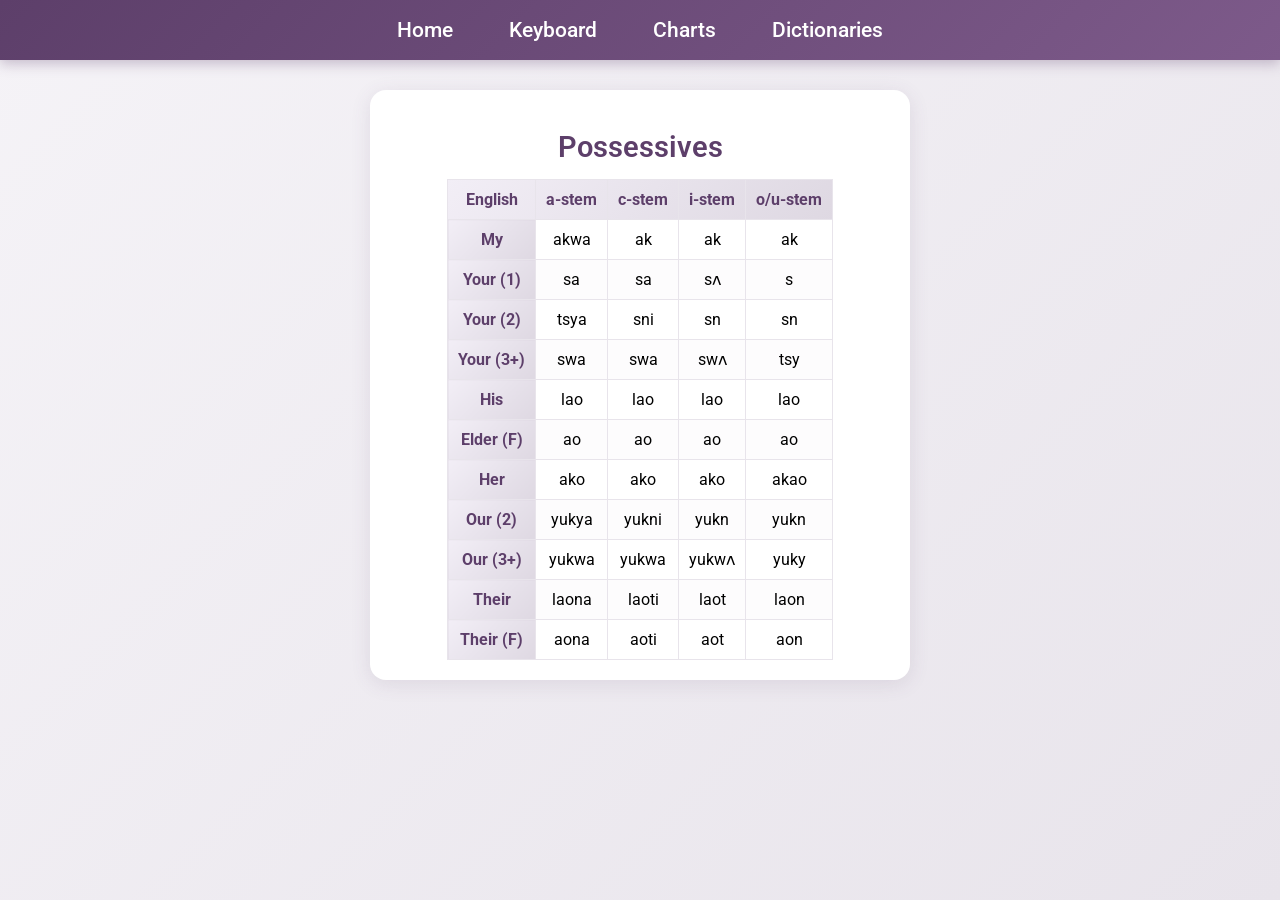
<file: possessives.html>
<!DOCTYPE html>
<html lang="en">
<head>
    <meta charset="UTF-8">
    <meta name="viewport" content="width=device-width, initial-scale=1.0">
    <title>Oneida Language Possessives</title>
	<link href="https://fonts.googleapis.com/css2?family=Roboto:wght@400;700&display=swap" rel="stylesheet">
	<link rel="icon" type="image/x-icon" href="favicon.ico">
	<link rel="stylesheet" href="styles.css">
</head>
<body>
    <div class="navbar">
        <a href="index.html">Home</a>
        <a href="keyboard.html">Keyboard</a>
        <div class="dropdown">
            <a>Charts</a>
            <div class="dropdown-content">
		<a href="possessives.html">Possessives</a>
                <a href="pronouns.html">Pronouns</a>
                <a href="transitives.html">Transitives</a>
            </div>
        </div>
        <div class="dropdown">
            <a>Dictionaries</a>
            <div class="dropdown-content">
                <a href="nouns.html">Nouns</a>
                <a href="particles.html">Particles</a>
            </div>
        </div>
	</div>
	<div class="table-container">
		<table class="large-caption">
		<caption>Possessives</caption>
			<thead>
				<tr>
					<th>English</th>
					<th>a-stem</th>
					<th>c-stem</th>
					<th>i-stem</th>
					<th>o/u-stem</th>
				</tr>
			</thead>
			<tbody>
				<tr><td class="left-column"><b>My</b></td><td>akwa</td><td>ak</td><td>ak</td><td>ak</td></tr>
				<tr><td class="left-column"><b>Your (1)</b></td><td>sa</td><td>sa</td><td>sʌ</td><td>s</td></tr>
				<tr><td class="left-column"><b>Your (2)</b></td><td>tsya</td><td>sni</td><td>sn</td><td>sn</td></tr>
				<tr><td class="left-column"><b>Your (3+)</b></td><td>swa</td><td>swa</td><td>swʌ</td><td>tsy</td></tr>
				<tr><td class="left-column"><b>His</b></td><td>lao</td><td>lao</td><td>lao</td><td>lao</td></tr>
				<tr><td class="left-column"><b>Elder (F)</b></td><td>ao</td><td>ao</td><td>ao</td><td>ao</td></tr>
				<tr><td class="left-column"><b>Her</b></td><td>ako</td><td>ako</td><td>ako</td><td>akao</td></tr>
				<tr><td class="left-column"><b>Our (2)</b></td><td>yukya</td><td>yukni</td><td>yukn</td><td>yukn</td></tr>
				<tr><td class="left-column"><b>Our (3+)</b></td><td>yukwa</td><td>yukwa</td><td>yukwʌ</td><td>yuky</td></tr>
				<tr><td class="left-column"><b>Their</b></td><td>laona</td><td>laoti</td><td>laot</td><td>laon</td></tr>
				<tr><td class="left-column"><b>Their (F)</b></td><td>aona</td><td>aoti</td><td>aot</td><td>aon</td></tr>
			</tbody>
		</table>
	</div>
	
	<script>
	document.addEventListener('DOMContentLoaded', () => {
        const dropdowns = document.querySelectorAll('.dropdown');

        dropdowns.forEach(dropdown => {
            const toggle = dropdown.querySelector('a');
            const dropdownContent = dropdown.querySelector('.dropdown-content');

            toggle.addEventListener('click', (e) => {
                e.preventDefault();
                dropdownContent.classList.toggle('show');
            });

            document.addEventListener('click', (event) => {
                if (!dropdown.contains(event.target)) {
                    dropdownContent.classList.remove('show');
                }
            });
        });
	});
	</script>
</body>
</html>
</file>
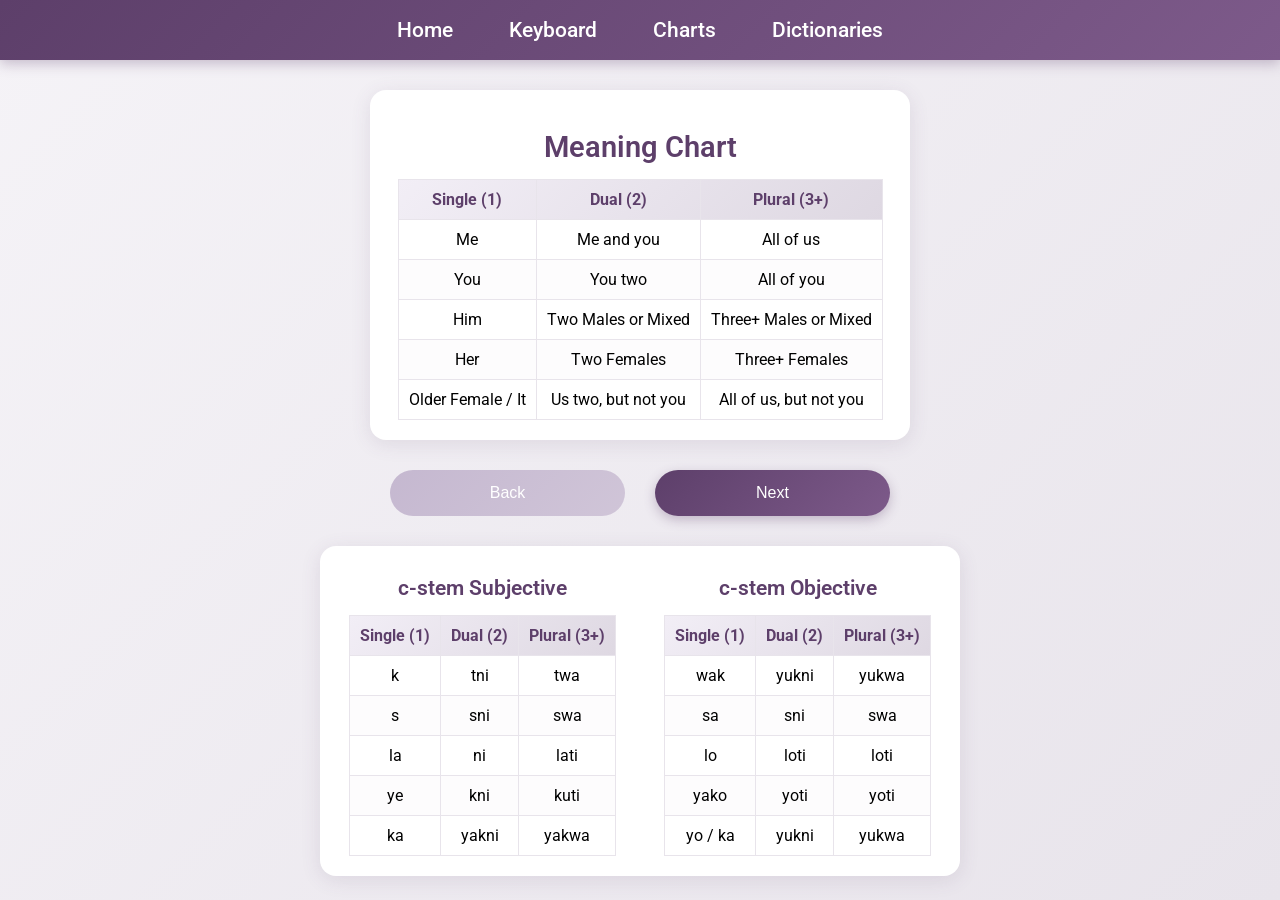
<file: pronouns.html>
<!DOCTYPE html>
<html lang="en">
<head>
    <meta charset="UTF-8">
    <meta name="viewport" content="width=device-width, initial-scale=1.0">
    <title>Oneida Language Pronouns</title>
	<link href="https://fonts.googleapis.com/css2?family=Roboto:wght@400;700&display=swap" rel="stylesheet">
	<link rel="icon" type="image/x-icon" href="favicon.ico">
	<link rel="stylesheet" href="styles.css">
</head>
<body>
    <div class="navbar">
        <a href="index.html">Home</a>
        <a href="keyboard.html">Keyboard</a>
        <div class="dropdown">
            <a>Charts</a>
            <div class="dropdown-content">
		<a href="possessives.html">Possessives</a>
                <a href="pronouns.html">Pronouns</a>
                <a href="transitives.html">Transitives</a>
            </div>
        </div>
        <div class="dropdown">
            <a>Dictionaries</a>
            <div class="dropdown-content">
                <a href="nouns.html">Nouns</a>
                <a href="particles.html">Particles</a>
            </div>
        </div>
    </div>

	<div class="table-container">
		<table class="large-caption">
			<caption>Meaning Chart</caption>
			<thead>
		        <tr>
			        <th>Single (1)</th>
			        <th>Dual (2)</th>
			        <th>Plural (3+)</th>
                </tr>
            </thead>
			<tr>
				<td>Me</td>
				<td>Me and you</td>
				<td>All of us</td>
			</tr>
			<tr>
				<td>You</td>
				<td>You two</td>
				<td>All of you</td>
			</tr>
			<tr>
				<td>Him</td>
				<td>Two Males or Mixed</td>
				<td>Three+ Males or Mixed</td>
			</tr>
			<tr>
				<td>Her</td>
				<td>Two Females</td>
				<td>Three+ Females</td>
			</tr>
			<tr>
				<td>Older Female / It</td>
				<td>Us two, but not you</td>
				<td>All of us, but not you</td>
			</tr>
		</table>
	</div>

	<div class="navigation">
        <button id="prevBtn" onclick="showPrevStem()">Back</button>
        <button id="nextBtn" onclick="showNextStem()">Next</button>
	</div>

	<div class="tables-container">
		<div id="c-stem" class="stem-tab">
		<div class="table-row">
	<table>
		<caption>c-stem Subjective</caption>
        <thead>
		<tr>
			<th>Single (1)</th>
			<th>Dual (2)</th>
			<th>Plural (3+)</th>
        </tr>
        </thead>
        <tr>
            <td>k</td>
            <td>tni</td>
            <td>twa</td>
        </tr>
        <tr>
            <td>s</td>
            <td>sni</td>
            <td>swa</td>
        </tr>
        <tr>
            <td>la</td>
            <td>ni</td>
            <td>lati</td>
        </tr>
        <tr>
            <td>ye</td>
            <td>kni</td>
            <td>kuti</td>
        </tr>
        <tr>
            <td>ka</td>
            <td>yakni</td>
            <td>yakwa</td>
        </tr>
    </table>
	
	<table>
		<caption>c-stem Objective</caption>
        <thead>
		<tr>
			<th>Single (1)</th>
			<th>Dual (2)</th>
			<th>Plural (3+)</th>
        </tr>
        </thead>
        <tr>
            <td>wak</td>
            <td>yukni</td>
            <td>yukwa</td>
        </tr>
        <tr>
            <td>sa</td>
            <td>sni</td>
            <td>swa</td>
        </tr>
        <tr>
            <td>lo</td>
            <td>loti</td>
            <td>loti</td>
        </tr>
        <tr>
            <td>yako</td>
            <td>yoti</td>
            <td>yoti</td>
        </tr>
        <tr>
            <td>yo / ka</td>
            <td>yukni</td>
            <td>yukwa</td>
        </tr>
    </table>
	</div>
	</div>

	<div id="a-stem" class="stem-tab">
	<div class="table-row">
	<table>
		<caption>a-stem Subjective</caption>
        <thead>
		<tr>
			<th>Single (1)</th>
			<th>Dual (2)</th>
			<th>Plural (3+)</th>
        </tr>
        </thead>
        <tr>
            <td>ka</td>
            <td>tya</td>
            <td>twa</td>
        </tr>
        <tr>
            <td>sa</td>
            <td>tsya</td>
            <td>swa</td>
        </tr>
        <tr>
            <td>la</td>
            <td>ya</td>
            <td>lu</td>
        </tr>
        <tr>
            <td>yu</td>
            <td>kya</td>
            <td>ku</td>
        </tr>
        <tr>
            <td>wa</td>
            <td>yakya</td>
            <td>yakwa</td>
        </tr>
    </table>

	<table>
		<caption>a-stem Objective</caption>
        <thead>
		<tr>
			<th>Single (1)</th>
			<th>Dual (2)</th>
			<th>Plural (3+)</th>
        </tr>
        </thead>
        <tr>
            <td>waka</td>
            <td>yukya</td>
            <td>yukwa</td>
        </tr>
        <tr>
            <td>sa</td>
            <td>tsya</td>
            <td>swa</td>
        </tr>
        <tr>
            <td>lo</td>
            <td>lona</td>
            <td>lona</td>
        </tr>
        <tr>
            <td>yako</td>
            <td>yona</td>
            <td>yona</td>
        </tr>
        <tr>
            <td>yo / wa</td>
            <td>yukya</td>
            <td>yukwa</td>
        </tr>
    </table>
	</div>
	</div>

	<div id="e-stem" class="stem-tab">
	<div class="table-row">
	<table>
		<caption>e-stem Subjective</caption>
        <thead>
		<tr>
			<th>Single (1)</th>
			<th>Dual (2)</th>
			<th>Plural (3+)</th>
        </tr>
        </thead>
        <tr>
            <td>ke</td>
            <td>tne</td>
            <td>twe</td>
        </tr>
        <tr>
            <td>se</td>
            <td>sne</td>
            <td>swe</td>
        </tr>
        <tr>
            <td>le</td>
            <td>ne</td>
            <td>lʌne</td>
        </tr>
        <tr>
            <td>yake</td>
            <td>kne</td>
            <td>kune</td>
        </tr>
        <tr>
            <td>we</td>
            <td>yakne</td>
            <td>yakwe</td>
        </tr>
    </table>

	<table>
		<caption>e-stem Objective</caption>
        <thead>
		<tr>
			<th>Single (1)</th>
			<th>Dual (2)</th>
			<th>Plural (3+)</th>
        </tr>
        </thead>
        <tr>
            <td>wake</td>
            <td>yukne</td>
            <td>yukwe</td>
        </tr>
        <tr>
            <td>se</td>
            <td>sne</td>
            <td>swe</td>
        </tr>
        <tr>
            <td>lawe</td>
            <td>lone</td>
            <td>lone</td>
        </tr>
        <tr>
            <td>yakawe</td>
            <td>yone</td>
            <td>yone</td>
        </tr>
        <tr>
            <td>yawe</td>
            <td>yukne</td>
            <td>yukwe</td>
        </tr>
    </table>
	</div>
	</div>
	
	<div id="i-stem" class="stem-tab">
	<div class="table-row">
	<table>
		<caption>i-stem Subjective</caption>
        <thead>
		<tr>
			<th>Single (1)</th>
			<th>Dual (2)</th>
			<th>Plural (3+)</th>
        </tr>
        </thead>
        <tr>
            <td>ki</td>
            <td>tni</td>
            <td>twʌ</td>
        </tr>
        <tr>
            <td>si</td>
            <td>sni</td>
            <td>swʌ</td>
        </tr>
        <tr>
            <td>lʌ</td>
            <td>ni</td>
            <td>lati</td>
        </tr>
        <tr>
            <td>ye</td>
            <td>kni</td>
            <td>kuti</td>
        </tr>
        <tr>
            <td>kʌ</td>
            <td>yakni</td>
            <td>yakwʌ</td>
        </tr>
    </table>

	<table>
		<caption>i-stem Objective</caption>
        <thead>
		<tr>
			<th>Single (1)</th>
			<th>Dual (2)</th>
			<th>Plural (3+)</th>
        </tr>
        </thead>
        <tr>
            <td>waki</td>
            <td>yukni</td>
            <td>yukwʌ</td>
        </tr>
        <tr>
            <td>sʌ</td>
            <td>sni</td>
            <td>swʌ</td>
        </tr>
        <tr>
            <td>lo</td>
            <td>loti</td>
            <td>loti</td>
        </tr>
        <tr>
            <td>yako</td>
            <td>yoti</td>
            <td>yoti</td>
        </tr>
        <tr>
            <td>yo</td>
            <td>yukni</td>
            <td>yukwʌ</td>
        </tr>
    </table>
	</div>
	</div>

	<div id="o-stem" class="stem-tab">
	<div class="table-row">
	<table>
		<caption>o-stem Subjective</caption>
        <thead>
		<tr>
			<th>Single (1)</th>
			<th>Dual (2)</th>
			<th>Plural (3+)</th>
        </tr>
        </thead>
        <tr>
            <td>ko</td>
            <td>tno</td>
            <td>tyo</td>
        </tr>
        <tr>
            <td>so</td>
            <td>sno</td>
            <td>tsyo</td>
        </tr>
        <tr>
            <td>lo</td>
            <td>no</td>
            <td>lʌno</td>
        </tr>
        <tr>
            <td>yako</td>
            <td>kno</td>
            <td>kuno</td>
        </tr>
        <tr>
            <td>yo</td>
            <td>yakno</td>
            <td>yakyo</td>
        </tr>
    </table>

	<table>
		<caption>o-stem Objective</caption>
        <thead>
		<tr>
			<th>Single (1)</th>
			<th>Dual (2)</th>
			<th>Plural (3+)</th>
        </tr>
        </thead>
        <tr>
            <td>wako</td>
            <td>yukno</td>
            <td>yukyo</td>
        </tr>
        <tr>
            <td>so</td>
            <td>sno</td>
            <td>tsyo</td>
        </tr>
        <tr>
            <td>lao</td>
            <td>lono</td>
            <td>lono</td>
        </tr>
        <tr>
            <td>yakao</td>
            <td>yono</td>
            <td>yono</td>
        </tr>
        <tr>
            <td>yao</td>
            <td>yukno</td>
            <td>yukyo</td>
        </tr>
    </table>
	</div>
	</div>
	
	<div id="u-stem" class="stem-tab">
	<div class="table-row">
	<table>
		<caption>u-stem Subjective</caption>
        <thead>
		<tr>
			<th>Single (1)</th>
			<th>Dual (2)</th>
			<th>Plural (3+)</th>
        </tr>
        </thead>
        <tr>
            <td>ku</td>
            <td>tnu</td>
            <td>tyu</td>
        </tr>
        <tr>
            <td>su</td>
            <td>snu</td>
            <td>tsyu</td>
        </tr>
        <tr>
            <td>lu</td>
            <td>nu</td>
            <td>lʌnu</td>
        </tr>
        <tr>
            <td>yaku</td>
            <td>knu</td>
            <td>kunu</td>
        </tr>
        <tr>
            <td>yu</td>
            <td>yaknu</td>
            <td>yakyu</td>
        </tr>
    </table>

	<table>
		<caption>u-stem Objective</caption>
        <thead>
		<tr>
			<th>Single (1)</th>
			<th>Dual (2)</th>
			<th>Plural (3+)</th>
        </tr>
        </thead>
        <tr>
            <td>waku</td>
            <td>yuknu</td>
            <td>yukyu</td>
        </tr>
        <tr>
            <td>su</td>
            <td>snu</td>
            <td>tsyu</td>
        </tr>
        <tr>
            <td>lau</td>
            <td>lonu</td>
            <td>lonu</td>
        </tr>
        <tr>
            <td>yakau</td>
            <td>yonu</td>
            <td>yonu</td>
        </tr>
        <tr>
            <td>yau</td>
            <td>yuknu</td>
            <td>yukyu</td>
        </tr>
    </table>
	</div>
	</div>

	<div id="ʌ-stem" class="stem-tab">
	<div class="table-row">
	<table>
		<caption>ʌ-stem Subjective</caption>
        <thead>
		<tr>
			<th>Single (1)</th>
			<th>Dual (2)</th>
			<th>Plural (3+)</th>
        </tr>
        </thead>
        <tr>
            <td>kʌ</td>
            <td>tnʌ</td>
            <td>twʌ</td>
        </tr>
        <tr>
            <td>sʌ</td>
            <td>snʌ</td>
            <td>swʌ</td>
        </tr>
        <tr>
            <td>lʌ</td>
            <td>nʌ</td>
            <td>lʌnʌ</td>
        </tr>
        <tr>
            <td>yakʌ</td>
            <td>knʌ</td>
            <td>kunʌ</td>
        </tr>
        <tr>
            <td>wʌ</td>
            <td>yaknʌ</td>
            <td>yakwʌ</td>
        </tr>
    </table>

	<table>
		<caption>ʌ-stem Objective</caption>
        <thead>
		<tr>
			<th>Single (1)</th>
			<th>Dual (2)</th>
			<th>Plural (3+)</th>
        </tr>
        </thead>
        <tr>
            <td>wakʌ</td>
            <td>yuknʌ</td>
            <td>yukwʌ</td>
        </tr>
        <tr>
            <td>sʌ</td>
            <td>snʌ</td>
            <td>swʌ</td>
        </tr>
        <tr>
            <td>lawʌ</td>
            <td>lonʌ</td>
            <td>lonʌ</td>
        </tr>
        <tr>
            <td>yakawʌ</td>
            <td>yonʌ</td>
            <td>yonʌ</td>
        </tr>
        <tr>
            <td>yawʌ</td>
            <td>yuknʌ</td>
            <td>yukwʌ</td>
        </tr>
    </table>
	</div>
	</div>
	</div>
	<script>
	const stems = ['c-stem', 'a-stem', 'e-stem', 'i-stem', 'o-stem', 'u-stem', 'ʌ-stem'];
	let currentStemIndex = 0;

	function showStem(index) {
		document.querySelectorAll('.stem-tab').forEach(stem => {
			stem.style.display = 'none';
		});
		document.getElementById(stems[index]).style.display = 'block';

		document.getElementById('prevBtn').disabled = (index === 0);
		document.getElementById('nextBtn').disabled = (index === stems.length - 1);
	}

	function showNextStem() {
		if (currentStemIndex < stems.length - 1) {
			currentStemIndex++;
			showStem(currentStemIndex);
		}
	}

	function showPrevStem() {
		if (currentStemIndex > 0) {
			currentStemIndex--;
			showStem(currentStemIndex);
		}
	}

	showStem(currentStemIndex);
	
	document.addEventListener('DOMContentLoaded', () => {
        const dropdowns = document.querySelectorAll('.dropdown');

        dropdowns.forEach(dropdown => {
            const toggle = dropdown.querySelector('a');
            const dropdownContent = dropdown.querySelector('.dropdown-content');

            toggle.addEventListener('click', (e) => {
                e.preventDefault();
                dropdownContent.classList.toggle('show');
            });

            document.addEventListener('click', (event) => {
                if (!dropdown.contains(event.target)) {
                    dropdownContent.classList.remove('show');
                }
            });
        });
	});
	</script>
</body>
</html>
</file>
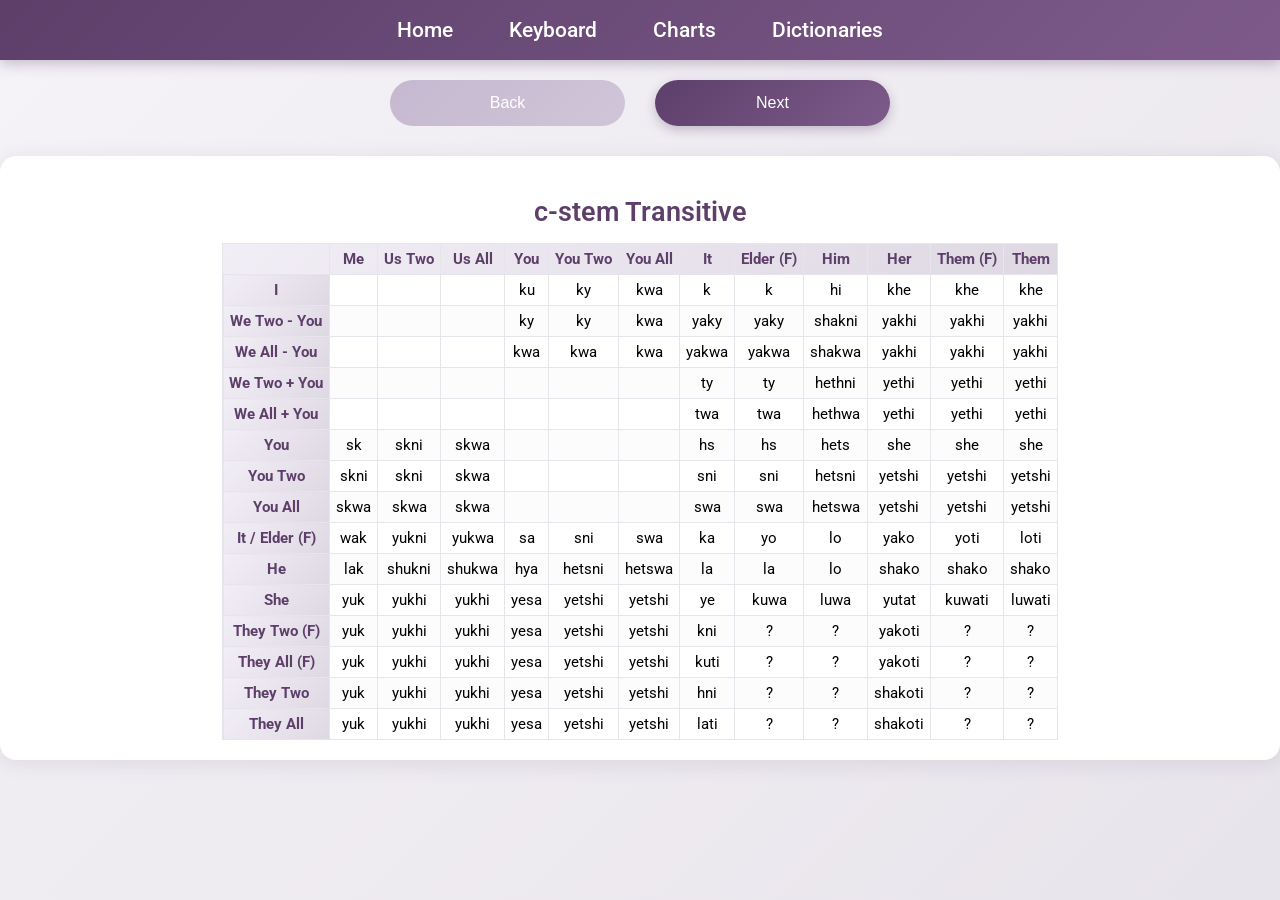
<file: transitives.html>
<!DOCTYPE html>
<html lang="en">
<head>
    <meta charset="UTF-8">
    <meta name="viewport" content="width=device-width, initial-scale=1.0">
    <title>Oneida Language Transitives</title>
	<link href="https://fonts.googleapis.com/css2?family=Roboto:wght@400;700&display=swap" rel="stylesheet">
	<link rel="icon" type="image/x-icon" href="favicon.ico">
	<link rel="stylesheet" href="styles.css">
</head>
<body>
    <div class="navbar">
        <a href="index.html">Home</a>
        <a href="keyboard.html">Keyboard</a>
        <div class="dropdown">
            <a>Charts</a>
            <div class="dropdown-content">
		<a href="possessives.html">Possessives</a>
                <a href="pronouns.html">Pronouns</a>
                <a href="transitives.html">Transitives</a>
            </div>
        </div>
        <div class="dropdown">
            <a>Dictionaries</a>
            <div class="dropdown-content">
                <a href="nouns.html">Nouns</a>
                <a href="particles.html">Particles</a>
            </div>
        </div>
    </div>
	
	<div class="navigation">
        <button id="prevBtn" onclick="showPrevStem()">Back</button>
        <button id="nextBtn" onclick="showNextStem()">Next</button>
	</div>
	
    <div class="interactive-table-container">
	<div id="c-stem" class="stem-tab">
	<div class="table-row">	
        <table id="table1" class="interactive-table large-caption">
		<caption>c-stem Transitive</caption>
            <thead>
                <tr>
                    <th></th>
                    <th>Me</th>
                    <th>Us Two</th>
                    <th>Us All</th>
                    <th>You</th>
                    <th>You Two</th>
                    <th>You All</th>
                    <th>It</th>
                    <th>Elder (F)</th>
                    <th>Him</th>
                    <th>Her</th>
                    <th>Them (F)</th>
                    <th>Them</th>
                </tr>
            </thead>
            <tbody>
                <tr><td class="left-column"><b>I</b></td><td></td><td></td><td></td><td>ku</td><td>ky</td><td>kwa</td><td>k</td><td>k</td><td>hi</td><td>khe</td><td>khe</td><td>khe</td></tr>
                <tr><td class="left-column"><b>We Two - You</b></td><td></td><td></td><td></td><td>ky</td><td>ky</td><td>kwa</td><td>yaky</td><td>yaky</td><td>shakni</td><td>yakhi</td><td>yakhi</td><td>yakhi</td></tr>
                <tr><td class="left-column"><b>We All - You</b></td><td></td><td></td><td></td><td>kwa</td><td>kwa</td><td>kwa</td><td>yakwa</td><td>yakwa</td><td>shakwa</td><td>yakhi</td><td>yakhi</td><td>yakhi</td></tr>
                <tr><td class="left-column"><b>We Two + You</b></td><td></td><td></td><td></td><td></td><td></td><td></td><td>ty</td><td>ty</td><td>hethni</td><td>yethi</td><td>yethi</td><td>yethi</td></tr>
                <tr><td class="left-column"><b>We All + You</b></td><td></td><td></td><td></td><td></td><td></td><td></td><td>twa</td><td>twa</td><td>hethwa</td><td>yethi</td><td>yethi</td><td>yethi</td></tr>
                <tr><td class="left-column"><b>You</b></td><td>sk</td><td>skni</td><td>skwa</td><td></td><td></td><td></td><td>hs</td><td>hs</td><td>hets</td><td>she</td><td>she</td><td>she</td></tr>
                <tr><td class="left-column"><b>You Two</b></td><td>skni</td><td>skni</td><td>skwa</td><td></td><td></td><td></td><td>sni</td><td>sni</td><td>hetsni</td><td>yetshi</td><td>yetshi</td><td>yetshi</td></tr>
                <tr><td class="left-column"><b>You All</b></td><td>skwa</td><td>skwa</td><td>skwa</td><td></td><td></td><td></td><td>swa</td><td>swa</td><td>hetswa</td><td>yetshi</td><td>yetshi</td><td>yetshi</td></tr>
                <tr><td class="left-column"><b>It / Elder (F)</b></td><td>wak</td><td>yukni</td><td>yukwa</td><td>sa</td><td>sni</td><td>swa</td><td>ka</td><td>yo</td><td>lo</td><td>yako</td><td>yoti</td><td>loti</td></tr>
                <tr><td class="left-column"><b>He</b></td><td>lak</td><td>shukni</td><td>shukwa</td><td>hya</td><td>hetsni</td><td>hetswa</td><td>la</td><td>la</td><td>lo</td><td>shako</td><td>shako</td><td>shako</td></tr>
                <tr><td class="left-column"><b>She</b></td><td>yuk</td><td>yukhi</td><td>yukhi</td><td>yesa</td><td>yetshi</td><td>yetshi</td><td>ye</td><td>kuwa</td><td>luwa</td><td>yutat</td><td>kuwati</td><td>luwati</td></tr>
                <tr><td class="left-column"><b>They Two (F)</b></td><td>yuk</td><td>yukhi</td><td>yukhi</td><td>yesa</td><td>yetshi</td><td>yetshi</td><td>kni</td><td>?</td><td>?</td><td>yakoti</td><td>?</td><td>?</td></tr>
                <tr><td class="left-column"><b>They All (F)</b></td><td>yuk</td><td>yukhi</td><td>yukhi</td><td>yesa</td><td>yetshi</td><td>yetshi</td><td>kuti</td><td>?</td><td>?</td><td>yakoti</td><td>?</td><td>?</td></tr>
                <tr><td class="left-column"><b>They Two</b></td><td>yuk</td><td>yukhi</td><td>yukhi</td><td>yesa</td><td>yetshi</td><td>yetshi</td><td>hni</td><td>?</td><td>?</td><td>shakoti</td><td>?</td><td>?</td></tr>
                <tr><td class="left-column"><b>They All</b></td><td>yuk</td><td>yukhi</td><td>yukhi</td><td>yesa</td><td>yetshi</td><td>yetshi</td><td>lati</td><td>?</td><td>?</td><td>shakoti</td><td>?</td><td>?</td></tr>
            </tbody>
        </table>
    </div>
	</div>
	
		<div id="a-stem" class="stem-tab">
		<div class="table-row">
        <table id="table2" class="interactive-table large-caption">
		<caption>a-stem Transitive</caption>
            <thead>
                <tr>
                    <th></th>
                    <th>Me</th>
                    <th>Us Two</th>
                    <th>Us All</th>
                    <th>You</th>
                    <th>You Two</th>
                    <th>You All</th>
                    <th>It</th>
                    <th>Elder (F)</th>
                    <th>Him</th>
                    <th>Her</th>
                    <th>Them (F)</th>
                    <th>Them</th>
                </tr>
            </thead>
            <tbody>
                <tr><td class="left-column"><b>I</b></td><td></td><td></td><td></td><td>kuy</td><td>ky</td><td>kwa</td><td>k</td><td>k</td><td>hiy</td><td>khey</td><td>khey</td><td>khey</td></tr>
                <tr><td class="left-column"><b>We Two - You</b></td><td></td><td></td><td></td><td>ky</td><td>ky</td><td>kwa</td><td>yaky</td><td>yaky</td><td>shaky</td><td>yakhiy</td><td>yakhiy</td><td>yakhiy</td></tr>
                <tr><td class="left-column"><b>We All - You</b></td><td></td><td></td><td></td><td>kwa</td><td>kwa</td><td>kwa</td><td>yakwa</td><td>yakwa</td><td>shakwa</td><td>yakhiy</td><td>yakhiy</td><td>yakhiy</td></tr>
                <tr><td class="left-column"><b>We Two + You</b></td><td></td><td></td><td></td><td></td><td></td><td></td><td>ty</td><td>ty</td><td>hethy</td><td>yethiy</td><td>yethiy</td><td>yethiy</td></tr>
                <tr><td class="left-column"><b>We All + You</b></td><td></td><td></td><td></td><td></td><td></td><td></td><td>twa</td><td>twa</td><td>hethwa</td><td>yethiy</td><td>yethiy</td><td>yethiy</td></tr>
                <tr><td class="left-column"><b>You</b></td><td>skw</td><td>sky</td><td>skwa</td><td></td><td></td><td></td><td>hs</td><td>hs</td><td>hets</td><td>shey</td><td>shey</td><td>shey</td></tr>
                <tr><td class="left-column"><b>You Two</b></td><td>sky</td><td>sky</td><td>skwa</td><td></td><td></td><td></td><td>tsy</td><td>tsy</td><td>hetsy</td><td>yetshiy</td><td>yetshiy</td><td>yetshiy</td></tr>
                <tr><td class="left-column"><b>You All</b></td><td>skwa</td><td>skwa</td><td>skwa</td><td></td><td></td><td></td><td>swa</td><td>swa</td><td>hetswa</td><td>yetshiy</td><td>yetshiy</td><td>yetshiy</td></tr>
                <tr><td class="left-column"><b>It / Elder (F)</b></td><td>wak</td><td>yuky</td><td>yukwa</td><td>sa</td><td>tsy</td><td>swa</td><td>w</td><td>yo</td><td>lo</td><td>yako</td><td>yon</td><td>lon</td></tr>
                <tr><td class="left-column"><b>He</b></td><td>lakw</td><td>shuky</td><td>shukwa</td><td>hya</td><td>hetsy</td><td>hetswa</td><td>la</td><td>la</td><td>lo</td><td>shako</td><td>shako</td><td>shako</td></tr>
                <tr><td class="left-column"><b>She</b></td><td>yukw</td><td>yukhiy</td><td>yukhiy</td><td>yesa</td><td>yetshiy</td><td>yetshiy</td><td>yu</td><td>kuwa</td><td>luwa</td><td>yutat</td><td>kuwʌn</td><td>luwʌn</td></tr>
                <tr><td class="left-column"><b>They Two (F)</b></td><td>yukw</td><td>yukhiy</td><td>yukhiy</td><td>yesa</td><td>yetshiy</td><td>yetshiy</td><td>ky</td><td>?</td><td>?</td><td>yakon</td><td>?</td><td>?</td></tr>
                <tr><td class="left-column"><b>They All (F)</b></td><td>yukw</td><td>yukhiy</td><td>yukhiy</td><td>yesa</td><td>yetshiy</td><td>yetshiy</td><td>ku</td><td>?</td><td>?</td><td>yakon</td><td>?</td><td>?</td></tr>
                <tr><td class="left-column"><b>They Two</b></td><td>yukw</td><td>yukhiy</td><td>yukhiy</td><td>yesa</td><td>yetshiy</td><td>yetshiy</td><td>hy</td><td>?</td><td>?</td><td>shakon</td><td>?</td><td>?</td></tr>
                <tr><td class="left-column"><b>They All</b></td><td>yukw</td><td>yukhiy</td><td>yukhiy</td><td>yesa</td><td>yetshiy</td><td>yetshiy</td><td>lu</td><td>?</td><td>?</td><td>shakon</td><td>?</td><td>?</td></tr>
            </tbody>
        </table>
    </div>
	</div>
	
	<div id="e-stem" class="stem-tab">
	<div class="table-row">
        <table id="table3" class="interactive-table large-caption">
		<caption>e-stem Transitive</caption>
            <thead>
                <tr>
                    <th></th>
                    <th>Me</th>
                    <th>Us Two</th>
                    <th>Us All</th>
                    <th>You</th>
                    <th>You Two</th>
                    <th>You All</th>
                    <th>It</th>
                    <th>Elder (F)</th>
                    <th>Him</th>
                    <th>Her</th>
                    <th>Them (F)</th>
                    <th>Them</th>
                </tr>
            </thead>
            <tbody>
                <tr><td class="left-column"><b>I</b></td><td></td><td></td><td></td><td>kuy</td><td>kn</td><td>kw</td><td>k</td><td>k</td><td>hiy</td><td>khey</td><td>khey</td><td>khey</td></tr>
                <tr><td class="left-column"><b>We Two - You</b></td><td></td><td></td><td></td><td>kn</td><td>kn</td><td>kw</td><td>yakn</td><td>yakn</td><td>shakn</td><td>yakhiy</td><td>yakhiy</td><td>yakhiy</td></tr>
                <tr><td class="left-column"><b>We All - You</b></td><td></td><td></td><td></td><td>kw</td><td>kw</td><td>kw</td><td>yakwa</td><td>yakwa</td><td>shakw</td><td>yakhiy</td><td>yakhiy</td><td>yakhiy</td></tr>
                <tr><td class="left-column"><b>We Two + You</b></td><td></td><td></td><td></td><td></td><td></td><td></td><td>tn</td><td>tn</td><td>hethn</td><td>yethiy</td><td>yethiy</td><td>yethiy</td></tr>
                <tr><td class="left-column"><b>We All + You</b></td><td></td><td></td><td></td><td></td><td></td><td></td><td>tw</td><td>tw</td><td>hethw</td><td>yethiy</td><td>yethiy</td><td>yethiy</td></tr>
                <tr><td class="left-column"><b>You</b></td><td>skw</td><td>skn</td><td>skw</td><td></td><td></td><td></td><td>hs</td><td>hs</td><td>hets</td><td>shey</td><td>shey</td><td>shey</td></tr>
                <tr><td class="left-column"><b>You Two</b></td><td>skn</td><td>skn</td><td>skw</td><td></td><td></td><td></td><td>sn</td><td>sn</td><td>hetsni</td><td>yetshiy</td><td>yetshiy</td><td>yetshiy</td></tr>
                <tr><td class="left-column"><b>You All</b></td><td>skw</td><td>skw</td><td>skw</td><td></td><td></td><td></td><td>sw</td><td>sw</td><td>hetsw</td><td>yetshiy</td><td>yetshiy</td><td>yetshiy</td></tr>
                <tr><td class="left-column"><b>It / Elder (F)</b></td><td>wak</td><td>yukn</td><td>yukw</td><td>sa</td><td>sn</td><td>sw</td><td>w</td><td>yaw</td><td>law</td><td>yakaw</td><td>yon</td><td>lon</td></tr>
                <tr><td class="left-column"><b>He</b></td><td>lakw</td><td>shukn</td><td>shukw</td><td>hyay</td><td>hetsn</td><td>hetsw</td><td>le</td><td>le</td><td>law</td><td>shako</td><td>shako</td><td>shako</td></tr>
                <tr><td class="left-column"><b>She</b></td><td>yukw</td><td>yukhiy</td><td>yukhiy</td><td>yesa</td><td>yetshiy</td><td>yetshiy</td><td>yak</td><td>kuw</td><td>luw</td><td>yutat</td><td>kuwʌn</td><td>luwʌn</td></tr>
                <tr><td class="left-column"><b>They Two (F)</b></td><td>yukw</td><td>yukhiy</td><td>yukhiy</td><td>yesa</td><td>yetshiy</td><td>yetshiy</td><td>kn</td><td>?</td><td>?</td><td>yakon</td><td>?</td><td>?</td></tr>
                <tr><td class="left-column"><b>They All (F)</b></td><td>yukw</td><td>yukhiy</td><td>yukhiy</td><td>yesa</td><td>yetshiy</td><td>yetshiy</td><td>kun</td><td>?</td><td>?</td><td>yakon</td><td>?</td><td>?</td></tr>
                <tr><td class="left-column"><b>They Two</b></td><td>yukw</td><td>yukhiy</td><td>yukhiy</td><td>yesa</td><td>yetshiy</td><td>yetshiy</td><td>hn</td><td>?</td><td>?</td><td>shakon</td><td>?</td><td>?</td></tr>
                <tr><td class="left-column"><b>They All</b></td><td>yukw</td><td>yukhiy</td><td>yukhiy</td><td>yesa</td><td>yetshiy</td><td>yetshiy</td><td>lʌn</td><td>?</td><td>?</td><td>shakon</td><td>?</td><td>?</td></tr>
            </tbody>
        </table>
    </div>
	</div>
	
	<div id="i-stem" class="stem-tab">
	<div class="table-row">
        <table id="table4" class="interactive-table large-caption">
		<caption>i-stem Transitive</caption>
            <thead>
                <tr>
                    <th></th>
                    <th>Me</th>
                    <th>Us Two</th>
                    <th>Us All</th>
                    <th>You</th>
                    <th>You Two</th>
                    <th>You All</th>
                    <th>It</th>
                    <th>Elder (F)</th>
                    <th>Him</th>
                    <th>Her</th>
                    <th>Them (F)</th>
                    <th>Them</th>
                </tr>
            </thead>
            <tbody>
                <tr><td class="left-column"><b>I</b></td><td></td><td></td><td></td><td>ku</td><td>kn</td><td>yakwʌ</td><td>k</td><td>k</td><td>hi</td><td>khe</td><td>khe</td><td>khe</td></tr>
                <tr><td class="left-column"><b>We Two - You</b></td><td></td><td></td><td></td><td>kn</td><td>kn</td><td>yakwʌ</td><td>yakn</td><td>yakn</td><td>shakn</td><td>yakhi</td><td>yakhi</td><td>yakhi</td></tr>
                <tr><td class="left-column"><b>We All - You</b></td><td></td><td></td><td></td><td>yakwʌ</td><td>yakwʌ</td><td>yakwʌ</td><td>yakwʌ</td><td>yakwʌ</td><td>shakwʌ</td><td>yakhi</td><td>yakhi</td><td>yakhi</td></tr>
                <tr><td class="left-column"><b>We Two + You</b></td><td></td><td></td><td></td><td></td><td></td><td></td><td>tn</td><td>tn</td><td>hethn</td><td>yethi</td><td>yethi</td><td>yethi</td></tr>
                <tr><td class="left-column"><b>We All + You</b></td><td></td><td></td><td></td><td></td><td></td><td></td><td>twʌ</td><td>twʌ</td><td>hethwʌ</td><td>yethi</td><td>yethi</td><td>yethi</td></tr>
                <tr><td class="left-column"><b>You</b></td><td>sk</td><td>skn</td><td>skwʌ</td><td></td><td></td><td></td><td>hs</td><td>hs</td><td>hets</td><td>she</td><td>she</td><td>she</td></tr>
                <tr><td class="left-column"><b>You Two</b></td><td>skn</td><td>skn</td><td>skwʌ</td><td></td><td></td><td></td><td>sn</td><td>sn</td><td>hetsn</td><td>yetshi</td><td>yetshi</td><td>yetshi</td></tr>
                <tr><td class="left-column"><b>You All</b></td><td>skwʌ</td><td>skwʌ</td><td>skwʌ</td><td></td><td></td><td></td><td>swʌ</td><td>swʌ</td><td>hetswʌ</td><td>yetshi</td><td>yetshi</td><td>yetshi</td></tr>
                <tr><td class="left-column"><b>It / Elder (F)</b></td><td>wak</td><td>yukn</td><td>yukwʌ</td><td>sʌ</td><td>sn</td><td>swʌ</td><td>kʌ</td><td>yo</td><td>lo</td><td>yako</td><td>yon</td><td>lon</td></tr>
                <tr><td class="left-column"><b>He</b></td><td>lak</td><td>shukn</td><td>shukwʌ</td><td>hyʌ</td><td>hetsn</td><td>hetswʌ</td><td>lʌ</td><td>lʌ</td><td>lo</td><td>shako</td><td>shako</td><td>shako</td></tr>
                <tr><td class="left-column"><b>She</b></td><td>yuk</td><td>yukhi</td><td>yukhi</td><td>yesʌ</td><td>yetshi</td><td>yetshi</td><td>ye</td><td>kuwʌ</td><td>luwʌ</td><td>yutat</td><td>kuwʌn / kuwati</td><td>luwʌn / luwati</td></tr>
                <tr><td class="left-column"><b>They Two (F)</b></td><td>yuk</td><td>yukhi</td><td>yukhi</td><td>yesʌ</td><td>yetshi</td><td>yetshi</td><td>kn</td><td>?</td><td>?</td><td>yakon / yakoti</td><td>?</td><td>?</td></tr>
                <tr><td class="left-column"><b>They All (F)</b></td><td>yuk</td><td>yukhi</td><td>yukhi</td><td>yesʌ</td><td>yetshi</td><td>yetshi</td><td>kun / kuti</td><td>?</td><td>?</td><td>yakon / yakoti</td><td>?</td><td>?</td></tr>
                <tr><td class="left-column"><b>They Two</b></td><td>yuk</td><td>yukhi</td><td>yukhi</td><td>yesʌ</td><td>yetshi</td><td>yetshi</td><td>hn</td><td>?</td><td>?</td><td>shakon / shakoti</td><td>?</td><td>?</td></tr>
                <tr><td class="left-column"><b>They All</b></td><td>yuk</td><td>yukhi</td><td>yukhi</td><td>yesʌ</td><td>yetshi</td><td>yetshi</td><td>lʌn / lati</td><td>?</td><td>?</td><td>shakon / shakoti</td><td>?</td><td>?</td></tr>
            </tbody>
        </table>
    </div>
	</div>
	
	<div id="o-stem" class="stem-tab">
	<div class="table-row">
        <table id="table5" class="interactive-table large-caption">
		<caption>o-stem Transitive</caption>
            <thead>
                <tr>
                    <th></th>
                    <th>Me</th>
                    <th>Us Two</th>
                    <th>Us All</th>
                    <th>You</th>
                    <th>You Two</th>
                    <th>You All</th>
                    <th>It</th>
                    <th>Elder (F)</th>
                    <th>Him</th>
                    <th>Her</th>
                    <th>Them (F)</th>
                    <th>Them</th>
                </tr>
            </thead>
            <tbody>
                <tr><td class="left-column"><b>I</b></td><td></td><td></td><td></td><td>kuy</td><td>kn</td><td>ky</td><td>k</td><td>k</td><td>hiy</td><td>khey</td><td>khey</td><td>khey</td></tr>
                <tr><td class="left-column"><b>We Two - You</b></td><td></td><td></td><td></td><td>kn</td><td>kn</td><td>ky</td><td>yakn</td><td>yakn</td><td>shakn</td><td>yakhiy</td><td>yakhiy</td><td>yakhiy</td></tr>
                <tr><td class="left-column"><b>We All - You</b></td><td></td><td></td><td></td><td>ky</td><td>ky</td><td>ky</td><td>yaky</td><td>yaky</td><td>shaky</td><td>yakhiy</td><td>yakhiy</td><td>yakhiy</td></tr>
                <tr><td class="left-column"><b>We Two + You</b></td><td></td><td></td><td></td><td></td><td></td><td></td><td>tn</td><td>tn</td><td>hethn</td><td>yethiy</td><td>yethiy</td><td>yethiy</td></tr>
                <tr><td class="left-column"><b>We All + You</b></td><td></td><td></td><td></td><td></td><td></td><td></td><td>ty</td><td>ty</td><td>hethy</td><td>yethiy</td><td>yethiy</td><td>yethiy</td></tr>
                <tr><td class="left-column"><b>You</b></td><td>sk</td><td>skn</td><td>sky</td><td></td><td></td><td></td><td>hs</td><td>hs</td><td>hets</td><td>shey</td><td>shey</td><td>shey</td></tr>
                <tr><td class="left-column"><b>You Two</b></td><td>skn</td><td>skn</td><td>sky</td><td></td><td></td><td></td><td>esn</td><td>esn</td><td>hetsn</td><td>yetshiy</td><td>yetshiy</td><td>yetshiy</td></tr>
                <tr><td class="left-column"><b>You All</b></td><td>sky</td><td>sky</td><td>sky</td><td></td><td></td><td></td><td>etsy</td><td>etsy</td><td>hetsy</td><td>yetshiy</td><td>yetshiy</td><td>yetshiy</td></tr>
                <tr><td class="left-column"><b>It / Elder (F)</b></td><td>wak</td><td>yukn</td><td>yuky</td><td>s</td><td>sn</td><td>tsy</td><td>y</td><td>yao</td><td>lao</td><td>yakao</td><td>yon</td><td>lon</td></tr>
                <tr><td class="left-column"><b>He</b></td><td>lak</td><td>shukn</td><td>shuky</td><td>hyay</td><td>hetsn</td><td>hetsy</td><td>hl</td><td>hl</td><td>lao</td><td>shakao</td><td>shakao</td><td>shakao</td></tr>
                <tr><td class="left-column"><b>She</b></td><td>yuk</td><td>yukhiy</td><td>yukhiy</td><td>yesay</td><td>yetshiy</td><td>yetshiy</td><td>yak</td><td>kuway</td><td>luway</td><td>yutat</td><td>kuwʌn</td><td>luwʌn</td></tr>
                <tr><td class="left-column"><b>They Two (F)</b></td><td>yuk</td><td>yukhiy</td><td>yukhiy</td><td>yesay</td><td>yetshiy</td><td>yetshiy</td><td>kn</td><td>?</td><td>?</td><td>yakon</td><td>?</td><td>?</td></tr>
                <tr><td class="left-column"><b>They All (F)</b></td><td>yuk</td><td>yukhiy</td><td>yukhiy</td><td>yesay</td><td>yetshiy</td><td>yetshiy</td><td>kun</td><td>?</td><td>?</td><td>yakon</td><td>?</td><td>?</td></tr>
                <tr><td class="left-column"><b>They Two</b></td><td>yuk</td><td>yukhiy</td><td>yukhiy</td><td>yesay</td><td>yetshiy</td><td>yetshiy</td><td>hn</td><td>?</td><td>?</td><td>shakon</td><td>?</td><td>?</td></tr>
                <tr><td class="left-column"><b>They All</b></td><td>yuk</td><td>yukhiy</td><td>yukhiy</td><td>yesay</td><td>yetshiy</td><td>yetshiy</td><td>lʌn</td><td>?</td><td>?</td><td>shakon</td><td>?</td><td>?</td></tr>
            </tbody>
        </table>
    </div>
	</div>
	</div>
	<script>
	document.addEventListener('DOMContentLoaded', function() {
		const tables = document.querySelectorAll('.interactive-table');

		tables.forEach(table => {
			const cells = table.getElementsByTagName('td');

			function clearHighlights() {
				const highlightedCells = table.querySelectorAll('.highlighted-cell, .highlighted-row, .highlighted-column, .highlighted-header, .highlighted-left-column');
				highlightedCells.forEach(cell => {
					cell.classList.remove('highlighted-cell', 'highlighted-row', 'highlighted-column', 'highlighted-header', 'highlighted-left-column');
				});
			}

        function highlightCell(cell) {
            const row = cell.parentElement;
            const cellIndex = Array.prototype.indexOf.call(row.children, cell);

            for (let i = 1; i <= cellIndex; i++) {
                row.children[i].classList.add('highlighted-row');
            }

            const headerRow = table.querySelector('thead').children[0];
            const rows = table.querySelectorAll('tbody tr');
            for (let i = 0; i < rows.length; i++) {
                const currentRow = rows[i];
                const currentCell = currentRow.children[cellIndex];
                if (currentRow.rowIndex <= row.rowIndex) {
                    currentCell.classList.add('highlighted-column');
                }
            }

            cell.classList.add('highlighted-cell');
            headerRow.children[cellIndex].classList.add('highlighted-header');

            const leftColumnCell = row.querySelector('.left-column');
            if (leftColumnCell) {
                leftColumnCell.classList.add('highlighted-left-column');
            }
        }

        for (let cell of cells) {
            cell.addEventListener('mouseover', function() {
                clearHighlights();
                highlightCell(this);
            });
        }

			table.addEventListener('mouseout', clearHighlights);
		});
	});

	const stems = ['c-stem', 'a-stem', 'e-stem', 'i-stem', 'o-stem'];
	let currentStemIndex = 0;

	function showStem(index) {
		document.querySelectorAll('.stem-tab').forEach(stem => {
			stem.style.display = 'none';
		});
		document.getElementById(stems[index]).style.display = 'block';

		document.getElementById('prevBtn').disabled = (index === 0);
		document.getElementById('nextBtn').disabled = (index === stems.length - 1);
	}

	function showNextStem() {
		if (currentStemIndex < stems.length - 1) {
			currentStemIndex++;
			showStem(currentStemIndex);
		}
	}

	function showPrevStem() {
		if (currentStemIndex > 0) {
			currentStemIndex--;
			showStem(currentStemIndex);
		}
	}

	showStem(currentStemIndex);
	
	document.addEventListener('DOMContentLoaded', () => {
        const dropdowns = document.querySelectorAll('.dropdown');

        dropdowns.forEach(dropdown => {
            const toggle = dropdown.querySelector('a');
            const dropdownContent = dropdown.querySelector('.dropdown-content');

            toggle.addEventListener('click', (e) => {
                e.preventDefault();
                dropdownContent.classList.toggle('show');
            });

            document.addEventListener('click', (event) => {
                if (!dropdown.contains(event.target)) {
                    dropdownContent.classList.remove('show');
                }
            });
        });
	});
	</script>
</body>
</html>
</file>
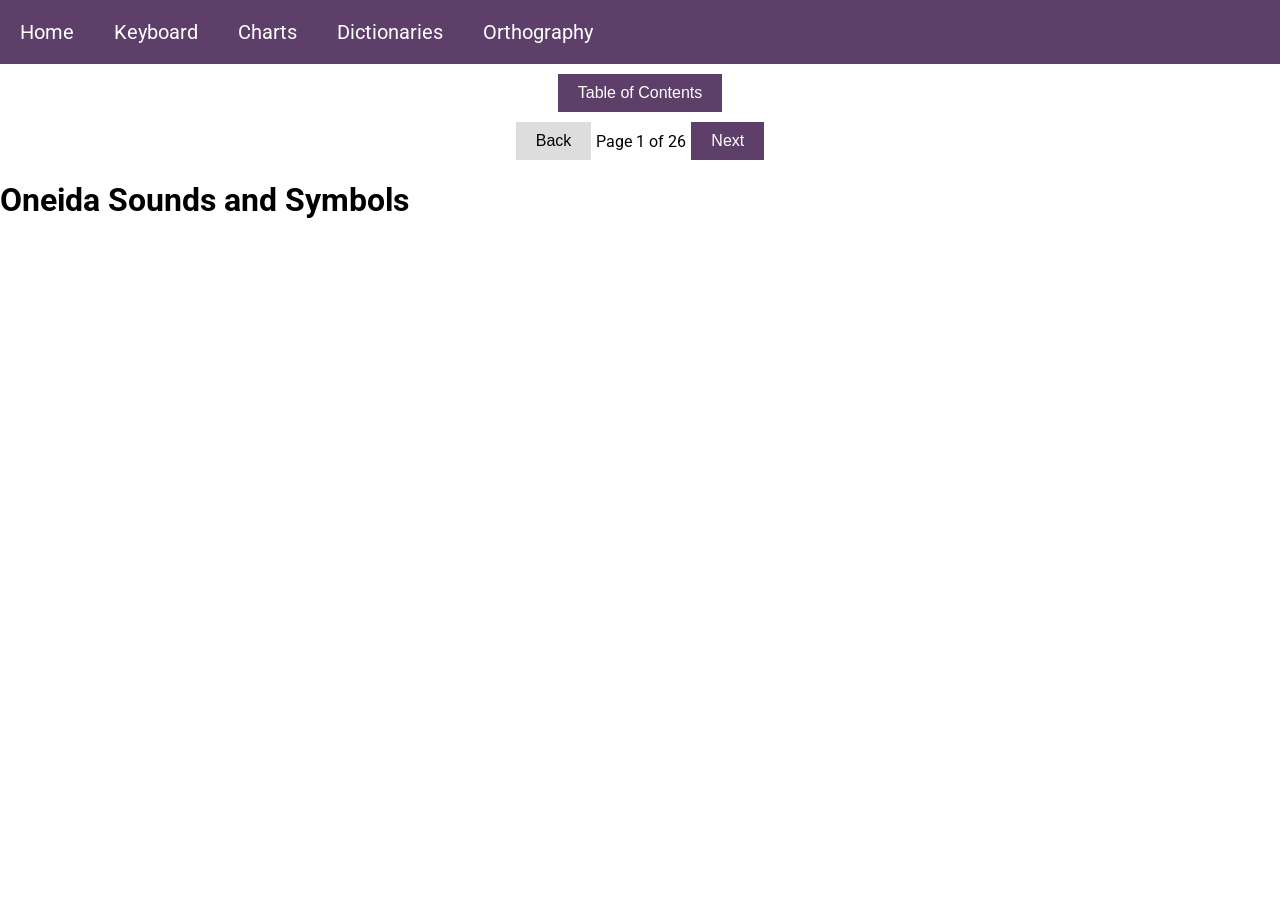
<file: orthography/page1.html>
<!DOCTYPE html>
<html lang="en">
<head>
    <meta charset="UTF-8">
    <meta name="viewport" content="width=device-width, initial-scale=1.0">
	<link rel="icon" href="favicon.ico" type="image/x-icon">
    <title>Oneida Orthography - Oneida Sounds and Symbols</title>
	<link href="https://fonts.googleapis.com/css2?family=Roboto:wght@400;700&display=swap" rel="stylesheet">
    <style>
	    html, body {
            margin: 0;
            padding: 0;
            font-family: "Roboto", sans-serif;
        }
        body {
            font-weight: 400;
        }
        table {
            border-collapse: collapse;
            width: auto;
            margin: 0;
        }
        th, td {
            border: 1px solid #ccc;
            padding: 8px;
            text-align: center;
        }
        th {
            background-color: #f2f2f2;
        }
        .navbar {
            overflow: hidden;
            background-color: #5D3F6A;
            display: flex;
            justify-content: left;
        }
        .navbar a {
            float: left;
            font-size: 20px;
            color: white;
            text-align: center;
            padding: 20px;
            text-decoration: none;
            transition: background-color 0.3s, color 0.3s;
        }
        .navbar a:hover, .dropdown:hover .dropbtn {
            background-color: #ddd;
            color: black;
        }
        .dropdown {
            float: left;
            background-color: #5D3F6A;
            overflow: hidden;
        }
        .dropdown .dropbtn {
            font-size: 20px;  
            border: none;
            outline: none;
            color: white;
            padding: 20px;
            background-color: inherit;
            font-family: inherit;
            margin: 0;
            transition: background-color 0.3s, color 0.3s;
			pointer-events: none;
        }
        .dropdown-content {
            display: none;
            position: absolute;
            background-color: #f9f9f9;
            min-width: 160px;
            box-shadow: 0px 8px 16px 0px rgba(0,0,0,0.2);
            z-index: 1;
        }
        .dropdown-content a {
            float: none;
            color: black;
            padding: 12px 16px;
            text-decoration: none;
            display: block;
            text-align: left;
            transition: background-color 0.3s;
        }
        .dropdown-content a:hover {
            background-color: #ddd;
        }
        .dropdown:hover .dropdown-content {
            display: block;
        }
		.pagination {
			margin: 10px 0;
			display: flex;
			justify-content: center;
			align-items: center;
		}
		.page-btn {
			padding: 10px 20px;
			font-size: 16px;
			cursor: pointer;
			background-color: #5D3F6A;
			color: white;
			border: none;
			margin: 0 5px;
			transition: background-color 0.3s;
		}
		.page-btn:hover, .page-btn:disabled {
			background-color: #ddd;
			color: black;
		}
		.page-btn:disabled {
			cursor: not-allowed;
		}
        .audio-container {
            display: flex;
            align-items: center;
            margin-top: 20px;
        }
        .play-btn, .pause-btn {
            padding: 10px 20px;
            margin: 5px;
            cursor: pointer;
            border: none;
            background-color: #008CBA;
            color: white;
            font-size: 16px;
            border-radius: 5px;
        }
        .pause-btn {
            display: none;
        }
    </style>
</head>
<body>
    <div class="navbar">
        <a href="index.html">Home</a>
        <a href="keyboard.html">Keyboard</a>
        <div class="dropdown">
            <button class="dropbtn">Charts</button>
            <div class="dropdown-content">
		<a href="possessives.html">Possessives</a>
                <a href="pronouns.html">Pronouns</a>
                <a href="transitives.html">Transitives</a>
            </div>
        </div>
        <div class="dropdown">
            <button class="dropbtn">Dictionaries</button>
            <div class="dropdown-content">
                <a href="nouns.html">Nouns</a>
                <a href="particles.html">Particles</a>
            </div>
        </div>
		<a href="orthography.html">Orthography</a>
	</div>

<div class="pagination">
	<button class="page-btn" id="tocBtn" onclick="window.location.href='https://evanbrenkus.github.io/OneidaKeyboard/orthography.html'">Table of Contents</button>
</div>
<div class="pagination">
    <button class="page-btn" id="prevBtn" onclick="navigateToPage('prev')">Back</button>
    <span>Page 1 of 26</span>
    <button class="page-btn" id="nextBtn" onclick="navigateToPage('next')">Next</button>
</div>

    <header>
        <h1>Oneida Sounds and Symbols</h1>
    </header>

    <main>

    </main>

</body>
<script>
function navigateToPage(direction) {
    const match = window.location.pathname.match(/page(\d+)/);
    const currentPage = match ? parseInt(match[1]) : 1;

    let targetPage;
    if (direction === 'next') {
        targetPage = currentPage < 26 ? currentPage + 1 : 26;
    } else if (direction === 'prev') {
        targetPage = currentPage > 1 ? currentPage - 1 : 1;
    }
    
    window.location.href = `page${targetPage}.html`;
}

document.addEventListener("DOMContentLoaded", function() {
    const match = window.location.pathname.match(/page(\d+)/);
    const currentPage = match ? parseInt(match[1]) : 1;
    
    if (currentPage === 1) document.getElementById("prevBtn").disabled = true;
    if (currentPage === 26) document.getElementById("nextBtn").disabled = true;
});

</script>
</html>
</file>
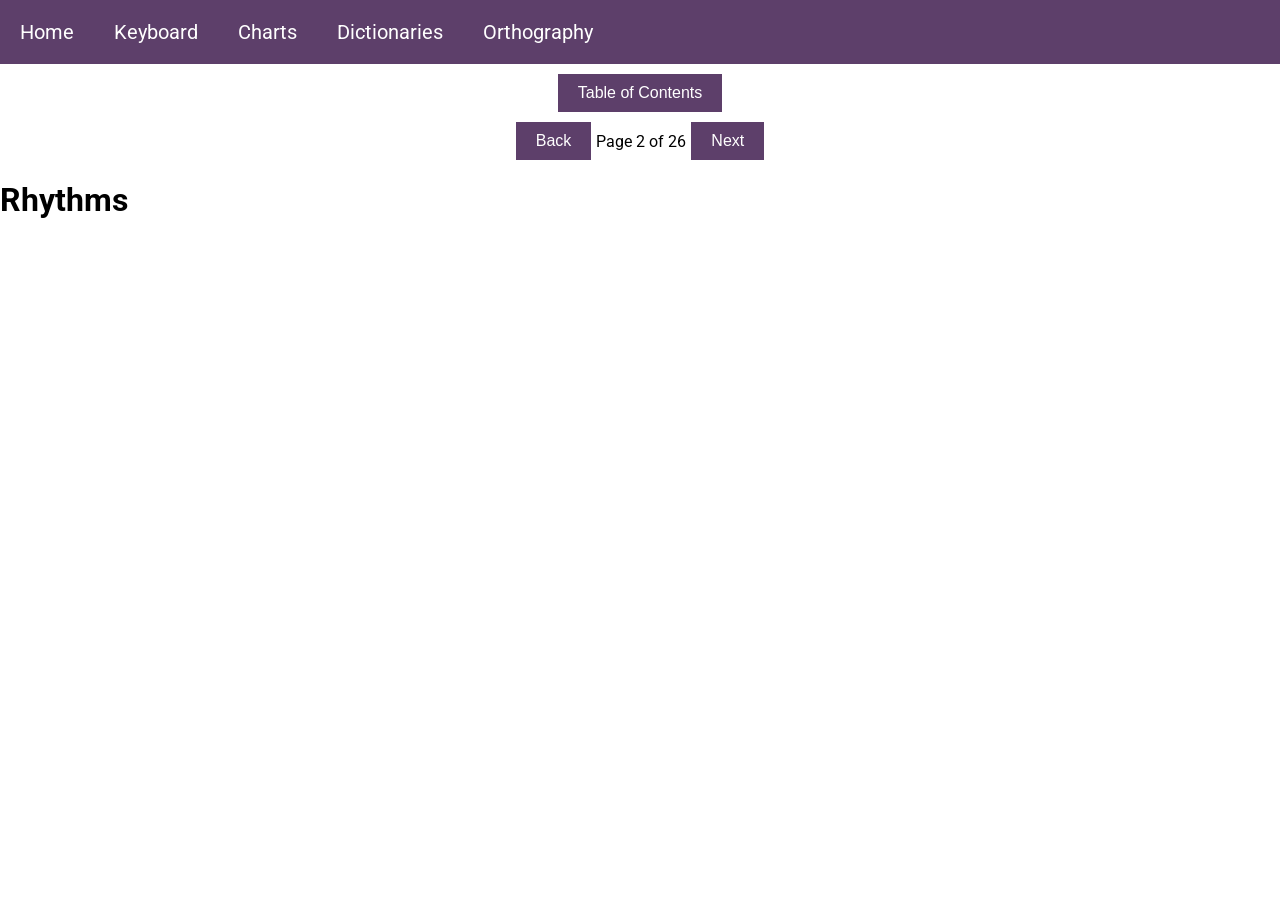
<file: orthography/page2.html>
<!DOCTYPE html>
<html lang="en">
<head>
    <meta charset="UTF-8">
    <meta name="viewport" content="width=device-width, initial-scale=1.0">
	<link rel="icon" href="favicon.ico" type="image/x-icon">
    <title>Oneida Orthography - Rhythms</title>
	<link href="https://fonts.googleapis.com/css2?family=Roboto:wght@400;700&display=swap" rel="stylesheet">
    <style>
	    html, body {
            margin: 0;
            padding: 0;
            font-family: "Roboto", sans-serif;
        }
        body {
            font-weight: 400;
        }
        table {
            border-collapse: collapse;
            width: auto;
            margin: 0;
        }
        th, td {
            border: 1px solid #ccc;
            padding: 8px;
            text-align: center;
        }
        th {
            background-color: #f2f2f2;
        }
        .navbar {
            overflow: hidden;
            background-color: #5D3F6A;
            display: flex;
            justify-content: left;
        }
        .navbar a {
            float: left;
            font-size: 20px;
            color: white;
            text-align: center;
            padding: 20px;
            text-decoration: none;
            transition: background-color 0.3s, color 0.3s;
        }
        .navbar a:hover, .dropdown:hover .dropbtn {
            background-color: #ddd;
            color: black;
        }
        .dropdown {
            float: left;
            background-color: #5D3F6A;
            overflow: hidden;
        }
        .dropdown .dropbtn {
            font-size: 20px;  
            border: none;
            outline: none;
            color: white;
            padding: 20px;
            background-color: inherit;
            font-family: inherit;
            margin: 0;
            transition: background-color 0.3s, color 0.3s;
			pointer-events: none;
        }
        .dropdown-content {
            display: none;
            position: absolute;
            background-color: #f9f9f9;
            min-width: 160px;
            box-shadow: 0px 8px 16px 0px rgba(0,0,0,0.2);
            z-index: 1;
        }
        .dropdown-content a {
            float: none;
            color: black;
            padding: 12px 16px;
            text-decoration: none;
            display: block;
            text-align: left;
            transition: background-color 0.3s;
        }
        .dropdown-content a:hover {
            background-color: #ddd;
        }
        .dropdown:hover .dropdown-content {
            display: block;
        }
		.pagination {
			margin: 10px 0;
			display: flex;
			justify-content: center;
			align-items: center;
		}
		.page-btn {
			padding: 10px 20px;
			font-size: 16px;
			cursor: pointer;
			background-color: #5D3F6A;
			color: white;
			border: none;
			margin: 0 5px;
			transition: background-color 0.3s;
		}
		.page-btn:hover, .page-btn:disabled {
			background-color: #ddd;
			color: black;
		}
		.page-btn:disabled {
			cursor: not-allowed;
		}
        .audio-container {
            display: flex;
            align-items: center;
            margin-top: 20px;
        }
        .play-btn, .pause-btn {
            padding: 10px 20px;
            margin: 5px;
            cursor: pointer;
            border: none;
            background-color: #008CBA;
            color: white;
            font-size: 16px;
            border-radius: 5px;
        }
        .pause-btn {
            display: none;
        }
    </style>
</head>
<body>
    <div class="navbar">
        <a href="index.html">Home</a>
        <a href="keyboard.html">Keyboard</a>
        <div class="dropdown">
            <button class="dropbtn">Charts</button>
            <div class="dropdown-content">
		<a href="possessives.html">Possessives</a>
                <a href="pronouns.html">Pronouns</a>
                <a href="transitives.html">Transitives</a>
            </div>
        </div>
        <div class="dropdown">
            <button class="dropbtn">Dictionaries</button>
            <div class="dropdown-content">
                <a href="nouns.html">Nouns</a>
                <a href="particles.html">Particles</a>
            </div>
        </div>
		<a href="orthography.html">Orthography</a>
	</div>

<div class="pagination">
	<button class="page-btn" id="tocBtn" onclick="window.location.href='https://evanbrenkus.github.io/OneidaKeyboard/orthography.html'">Table of Contents</button>
</div>
<div class="pagination">
    <button class="page-btn" id="prevBtn" onclick="navigateToPage('prev')">Back</button>
    <span>Page 2 of 26</span>
    <button class="page-btn" id="nextBtn" onclick="navigateToPage('next')">Next</button>
</div>

    <header>
        <h1>Rhythms</h1>
    </header>

    <main>

    </main>

</body>
<script>
function navigateToPage(direction) {
    const match = window.location.pathname.match(/page(\d+)/);
    const currentPage = match ? parseInt(match[1]) : 1;

    let targetPage;
    if (direction === 'next') {
        targetPage = currentPage < 26 ? currentPage + 1 : 26;
    } else if (direction === 'prev') {
        targetPage = currentPage > 1 ? currentPage - 1 : 1;
    }
    
    window.location.href = `page${targetPage}.html`;
}

document.addEventListener("DOMContentLoaded", function() {
    const match = window.location.pathname.match(/page(\d+)/);
    const currentPage = match ? parseInt(match[1]) : 1;
    
    if (currentPage === 1) document.getElementById("prevBtn").disabled = true;
    if (currentPage === 26) document.getElementById("nextBtn").disabled = true;
});

</script>
</html>
</file>
<file: styles.css>
/* ===== BASE RESET ===== */
html, body {
    margin: 0;
    padding: 0;
    box-sizing: border-box;
}

body {
    font-family: "Roboto", sans-serif;
    font-weight: 400;
    font-style: normal;
    background: linear-gradient(135deg, #f5f3f7 0%, #e8e4eb 100%);
    min-height: 100vh;
}

/* ===== NAVBAR ===== */
.navbar {
    background: linear-gradient(135deg, #5D3F6A 0%, #7d5a8a 100%);
    display: flex;
    flex-wrap: wrap;
    justify-content: center;
    text-align: center;
    box-shadow: 0 4px 12px rgba(93, 63, 106, 0.3);
    position: sticky;
    top: 0;
    z-index: 1000;
}

.navbar a {
    font-size: 1.3em;
    color: white;
    text-decoration: none;
    padding: 18px 28px;
    text-align: left;
    transition: all 0.3s ease;
    font-weight: 500;
}

.navbar a:hover {
    background-color: rgba(255, 255, 255, 0.15);
    color: white;
}

/* ===== DROPDOWN ===== */
.dropdown {
    position: relative;
    display: flex;
    flex-wrap: wrap;
    justify-content: center;
}

.dropdown-content {
    display: none;
    position: absolute;
    background-color: #f9f9f9;
    min-width: 100px;
    box-shadow: 0px 8px 16px rgba(0, 0, 0, 0.2);
    z-index: 1;
    top: 100%;
    left: 0;
}

.dropdown-content.show {
    display: block;
}

.dropdown:hover .dropdown-content {
    display: block;
}

.dropdown:hover > a {
    background-color: rgba(255, 255, 255, 0.15);
    color: white;
}

.dropdown-content a {
    color: #5D3F6A;
    padding: 14px 18px;
    text-decoration: none;
    display: block;
    font-weight: 500;
    transition: all 0.2s ease;
}

.dropdown-content a:hover {
    background-color: #f5f3f7;
    color: #5D3F6A;
    padding-left: 22px;
}

/* ===== TABLES (SHARED) ===== */
.table-container, .tables-container {
    overflow-x: auto;
    max-width: 500px;
    margin: 30px auto;
    background: white;
    border-radius: 16px;
    padding: 20px;
    box-shadow: 0 4px 20px rgba(93, 63, 106, 0.12);
}

.interactive-table-container {
    overflow-x: auto;
    max-width: 1400px;
    margin: 30px auto;
    background: white;
    border-radius: 16px;
    padding: 20px;
    box-shadow: 0 4px 20px rgba(93, 63, 106, 0.12);
}

table {
    border-collapse: collapse;
    margin: auto;
}

th, td {
    border: 1px solid #e8e4eb;
    padding: 10px;
    text-align: center;
    overflow: hidden;
    white-space: nowrap;
}

thead {
    background: linear-gradient(135deg, #f2eef6 0%, #ded8e2 100%);
    color: #5D3F6A;
    font-weight: 600;
}

tr:nth-child(even) td {
    background: #f5f3f740;
}

caption {
    font-weight: 600;
    font-size: 1.3em;
    margin-bottom: 15px;
    margin-top: 10px;
    color: #5D3F6A;
}

/* ===== INDEX PAGE ===== */
.welcome {
    text-align: center;
    margin: 40px auto;
    padding: 30px;
    max-width: 800px;
    background: white;
    border-radius: 16px;
    box-shadow: 0 4px 20px rgba(93, 63, 106, 0.12);
    color: #333;
    font-size: 1.2em;
}

.welcome h1 {
    margin-top: 10px;
    font-size: 2em;
    color: #5D3F6A;
    font-weight: 600;
}

.welcome p {
    margin: 15px 0;
    line-height: 1.6;
}

.sources {
    margin-top: 30px;
    font-size: 1em;
    margin-bottom: 10px;
    padding: 20px;
    background: #f5f3f7;
    border-radius: 12px;
}

.sources p {
    margin: 10px 0;
}

.sources a {
    color: #5D3F6A;
    text-decoration: none;
    font-weight: 500;
    transition: color 0.3s ease;
}

.sources a:hover {
    color: #7d5a8a;
    text-decoration: underline;
}

/* ===== KEYBOARD PAGE ===== */
#container {
    text-align: center;
    margin: 20px auto;
    padding: 10px;
    max-width: 90%;
    justify-content: center;
}

#textInput {
    width: 90%;
    max-width: 500px;
    padding: 15px 20px;
    margin-top: 10px;
    margin-left: 10px;
    margin-right: 10px;
    font-size: 1.1em;
    border: 2px solid #d0c5d8;
    border-radius: 12px;
    text-align: center;
    word-wrap: break-word;
    resize: vertical;
    height: 40px;
    min-height: 40px;
    max-height: 100px;
    font-family: "Roboto", sans-serif;
    background: white;
    box-shadow: 0 2px 8px rgba(93, 63, 106, 0.1);
}

#textInput:focus {
    outline: none;
    border-color: #5D3F6A;
    box-shadow: 0 4px 12px rgba(93, 63, 106, 0.2);
}

#copyButton, #clearTextBtn {
    padding: 14px 28px;
    font-size: 1em;
    background: linear-gradient(135deg, #5D3F6A 0%, #7d5a8a 100%);
    color: white;
    border: none;
    border-radius: 25px;
    cursor: pointer;
    transition: all 0.3s ease;
    margin: 5px;
    font-weight: 500;
    box-shadow: 0 4px 12px rgba(93, 63, 106, 0.3);
}

#copyButton:hover, #clearTextBtn:hover {
    background: linear-gradient(135deg, #7d5a8a 0%, #5D3F6A 100%);
    transform: translateY(-2px);
    box-shadow: 0 6px 16px rgba(93, 63, 106, 0.4);
}

#copyButton:active, #clearTextBtn:active {
    transform: translateY(0);
    box-shadow: 0 2px 8px rgba(93, 63, 106, 0.3);
}

.mode-toggle-container {
    text-align: center;
    margin: 30px auto 20px;
    max-width: 400px;
}

.mode-toggle {
    display: inline-flex;
    background: white;
    border-radius: 30px;
    padding: 6px;
    box-shadow: 0 4px 15px rgba(93, 63, 106, 0.15);
    border: 2px solid #e8e4eb;
}

.mode-btn {
    padding: 14px 35px;
    font-size: 1em;
    border: none;
    border-radius: 25px;
    cursor: pointer;
    transition: all 0.3s ease;
    background-color: transparent;
    color: #666;
    font-weight: 500;
}

.mode-btn.active {
    background: linear-gradient(135deg, #5D3F6A 0%, #7d5a8a 100%);
    color: white;
    box-shadow: 0 4px 12px rgba(93, 63, 106, 0.3);
}

.mode-btn:hover:not(.active) {
    background-color: #f5f3f7;
    color: #5D3F6A;
}

.options-container {
    text-align: center;
    margin: 25px auto;
    max-width: 600px;
    display: flex;
    flex-wrap: wrap;
    justify-content: center;
    gap: 20px;
}

.toggle-option {
    display: flex;
    align-items: center;
    background: white;
    padding: 14px 24px;
    border-radius: 30px;
    box-shadow: 0 4px 15px rgba(93, 63, 106, 0.1);
    transition: all 0.3s ease;
    border: 2px solid transparent;
}

.toggle-option:hover {
    box-shadow: 0 6px 20px rgba(93, 63, 106, 0.2);
    border-color: #e8e4eb;
    transform: translateY(-2px);
}

.toggle-option label {
    margin-right: 12px;
    font-weight: 500;
    color: #5D3F6A;
    cursor: pointer;
}

.toggle-switch {
    position: relative;
    width: 54px;
    height: 28px;
    cursor: pointer;
}

.toggle-switch input {
    opacity: 0;
    width: 0;
    height: 0;
}

.toggle-slider {
    position: absolute;
    top: 0;
    left: 0;
    right: 0;
    bottom: 0;
    background: linear-gradient(135deg, #d0c5d8 0%, #c5b8d0 100%);
    transition: 0.3s;
    border-radius: 28px;
}

.toggle-slider:before {
    position: absolute;
    content: "";
    height: 22px;
    width: 22px;
    left: 3px;
    bottom: 3px;
    background: white;
    transition: 0.3s;
    border-radius: 50%;
    box-shadow: 0 2px 4px rgba(0, 0, 0, 0.2);
}

.toggle-switch input:checked + .toggle-slider {
    background: linear-gradient(135deg, #5D3F6A 0%, #7d5a8a 100%);
}

.toggle-switch input:checked + .toggle-slider:before {
    transform: translateX(26px);
}

#copyMessage, #clearMessage {
    position: fixed;
    top: 50%;
    left: 50%;
    transform: translate(-50%, -50%);
    background: linear-gradient(135deg, #5D3F6A 0%, #7d5a8a 100%);
    color: white;
    padding: 16px 32px;
    border-radius: 12px;
    font-weight: 600;
    text-align: center;
    opacity: 0;
    transition: opacity 0.3s ease-in-out;
    z-index: 1000;
    box-shadow: 0 8px 24px rgba(93, 63, 106, 0.4);
    font-size: 1.1em;
}

#keyMappings td:first-child, #keyMappings td:nth-child(2) {
    border-right-color: white;
}

#keyMappings td:first-child, #keyMappings td:nth-child(3) {
    width: 100px;
}

#keyMappings td:nth-child(2), #keyMappings th:nth-child(2) {
    width: 0px;
    margin: 0;
    padding: 0;
    font-size: 1em;
}

/* ===== CHART PAGES (possessives, pronouns, transitives) ===== */
.left-column {
    background: linear-gradient(135deg, #f2eef6 0%, #ded8e2 100%) !important;
    color: #5D3F6A !important;
    font-weight: 600;
}

table.large-caption caption {
    font-size: 1.8em;
    margin-top: 20px;
}

.tables-container {
    overflow-x: auto;
    margin: 30px auto;
    max-width: 600px;
    text-align: center;
}

.table-row {
    display: flex;
    justify-content: center;
    gap: 30px;
}

.navigation {
    display: flex;
    justify-content: center;
    gap: 30px;
    margin: 20px 0;
}

.navigation button {
    width: 235px;
    padding: 14px 28px;
    font-size: 1em;
    cursor: pointer;
    background: linear-gradient(135deg, #5D3F6A 0%, #7d5a8a 100%);
    color: white;
    border: none;
    border-radius: 25px;
    transition: all 0.3s ease;
    font-weight: 500;
    box-shadow: 0 4px 12px rgba(93, 63, 106, 0.3);
}

.navigation button:disabled {
    background: linear-gradient(135deg, #c5b8d0 0%, #d0c5d8 100%);
    cursor: not-allowed;
    box-shadow: none;
}

.navigation button:hover:not(:disabled) {
    background: linear-gradient(135deg, #7d5a8a 0%, #5D3F6A 100%);
    transform: translateY(-2px);
    box-shadow: 0 6px 16px rgba(93, 63, 106, 0.4);
}

.stem-tab {
    display: none;
}

.stem-tab:first-child {
    display: block;
}

/* Transitives highlight styles */
.highlighted-header {
    background: linear-gradient(135deg, #d0c5d8 0%, #c5b8d0 100%);
    color: #5D3F6A;
}

.highlighted-left-column {
    background: linear-gradient(135deg, #d0c5d8 0%, #c5b8d0 100%) !important;
}

.highlighted-cell {
    background-color: #c5b8d0 !important;
}

/* Transitives table sizing */
.interactive-table {
    max-width: 1200px;
    font-size: 1.2em;
}

/* ===== DICTIONARY PAGES (nouns, particles) ===== */
.dictionary-container {
    width: 100%;
    max-width: 1600px;
    min-width: 500px;
    margin: 20px auto;
    padding: 10px;
    box-sizing: border-box;
    display: flex;
    flex-direction: column;
    align-items: center;
}

#searchInput {
    width: 90%;
    max-width: 500px;
    padding: 15px 20px;
    margin-top: 10px;
    margin-left: 10px;
    margin-right: 10px;
    font-size: 1.1em;
    border: 2px solid #d0c5d8;
    border-radius: 12px;
    text-align: center;
    word-wrap: break-word;
    font-family: "Roboto", sans-serif;
    background: white;
    box-shadow: 0 2px 8px rgba(93, 63, 106, 0.1);
    transition: all 0.3s ease;
}

#searchInput:focus {
    outline: none;
    border-color: #5D3F6A;
    box-shadow: 0 4px 12px rgba(93, 63, 106, 0.2);
}

.filters {
    display: flex;
    flex-wrap: wrap;
    margin-top: 20px;
    justify-content: center;
    background: linear-gradient(135deg, #5D3F6A 0%, #7d5a8a 100%);
    border-radius: 12px;
    padding: 6px;
    box-shadow: 0 4px 12px rgba(93, 63, 106, 0.3);
    gap: 4px;
}

.filter-btn, .filter-dropbtn {
    padding: 12px 20px;
    font-size: 1em;
    cursor: pointer;
    background-color: transparent;
    color: white;
    border: none;
    border-radius: 8px;
    transition: all 0.3s ease;
    font-weight: 500;
}

.filter-btn:hover, .filter-btn.active {
    background-color: rgba(255, 255, 255, 0.2);
    color: white;
}

.filter-btn.active {
    background: rgba(255, 255, 255, 0.25);
    box-shadow: 0 2px 8px rgba(0, 0, 0, 0.1);
    color: #5D3F6A;
}

.filter-btn.active, .filter-dropbtn.active {
    background: rgba(255, 255, 255, 0.25);
    box-shadow: 0 2px 8px rgba(0, 0, 0, 0.1);
    color: white;
}

.filter-dropbtn {
    padding: 15px 20px;
    font-size: 16px;
    background-color: transparent;
    color: white;
    border: none;
    transition: all 0.3s ease;
    cursor: pointer;
    font-weight: 500;
}

.dropdown-table {
    display: none;
    position: absolute;
    background-color: #f9f9f9;
    min-width: 100px;
    box-shadow: 0px 8px 16px rgba(0, 0, 0, 0.2);
    z-index: 1;
    top: 100%;
    left: 0;
}

.dropdown-table button {
    display: block;
    width: 150px;
    padding: 15px 20px;
    border: none;
    background: none;
    color: #5D3F6A;
    text-align: left;
    cursor: pointer;
    font-weight: 500;
    transition: all 0.2s ease;
}

.dropdown-table button:hover, .dropdown-table button.active {
    background-color: #e5e1e9;
    color: #5D3F6A;
}

.filters .dropdown:hover .dropdown-table {
    display: block;
}

.filter-dropbtn:hover, .dropdown:hover .filter-dropbtn {
    background-color: rgba(255, 255, 255, 0.2);
    color: white;
}

/* Nouns table */
.nouns-table {
    width: auto;
    border-collapse: collapse;
}

.nouns-table th, .nouns-table td, .nouns-table tr {
    padding: 10px;
    border: 1px solid #e8e4eb;
    width: 300px;
}

.nouns-table thead {
    background: linear-gradient(135deg, #f2eef6 0%, #ded8e2 100%);
    color: #5D3F6A;
    font-weight: 600;
}

.nouns-table td {
    text-align: left;
    background: white;
}

/* Particles table */
.particles-table {
    width: auto;
    border-collapse: collapse;
}

.particles-table th, .particles-table td {
    padding: 10px;
    border: 1px solid #e8e4eb;
    width: 300px;
}

.particles-table thead {
    background: linear-gradient(135deg, #f2eef6 0%, #ded8e2 100%);
    color: #5D3F6A;
    font-weight: 600;
}

.particles-table td {
    text-align: left;
    background: white;
}

/* Shared dictionary */
.hidden-column {
    display: none;
}

.underline {
    text-decoration: underline;
}

.no-results {
    display: none;
    color: #5D3F6A;
    font-weight: bold;
    font-size: 1.5em;
    margin: 20px;
    text-align: center;
}

.pagination {
    margin: 10px 0;
    display: flex;
    justify-content: center;
    align-items: center;
}

.page-btn {
    padding: 12px 24px;
    font-size: 1em;
    cursor: pointer;
    background: linear-gradient(135deg, #5D3F6A 0%, #7d5a8a 100%);
    color: white;
    border: none;
    border-radius: 25px;
    margin: 0 5px;
    transition: all 0.3s ease;
    font-weight: 500;
    box-shadow: 0 4px 12px rgba(93, 63, 106, 0.3);
}

.page-btn:hover {
    background: linear-gradient(135deg, #7d5a8a 0%, #5D3F6A 100%);
    transform: translateY(-2px);
    box-shadow: 0 6px 16px rgba(93, 63, 106, 0.4);
}

.page-btn:disabled {
    background: linear-gradient(135deg, #c5b8d0 0%, #d0c5d8 100%);
    cursor: not-allowed;
    transform: none;
    box-shadow: none;
}

#pageInfo {
    font-size: 1em;
    margin: 0 15px;
    color: #5D3F6A;
    font-weight: 500;
}

.table-caption {
    font-size: 1.3em;
    margin-bottom: 15px;
    text-align: center;
    color: #5D3F6A;
    font-weight: 600;
}

/* ===== RESPONSIVE ===== */
@media (max-width: 1300px) {
    .interactive-table {
        max-width: 900px;
    }

    .interactive-table th, .interactive-table td {
        font-size: 0.8em;
        padding: 6px;
    }

    .interactive-table.large-caption caption {
        font-size: 1.4em;
    }
}

@media (max-width: 950px) {
    .interactive-table {
        max-width: 750px;
    }

    .interactive-table th, .interactive-table td {
        font-size: 0.7em;
        padding: 3px;
    }

    .interactive-table.large-caption caption {
        font-size: 1.3em;
    }
}

@media (max-width: 768px) {
    .navbar a {
        font-size: 1.1em;
        padding: 10px 20px;
    }

    #textInput {
        font-size: 0.8em;
        padding: 8px;
    }

    #copyButton, #clearTextBtn {
        font-size: 0.8em;
        padding: 10px 15px;
    }

    .mode-btn {
        padding: 10px 20px;
        font-size: 0.9em;
    }

    .toggle-option {
        padding: 8px 15px;
    }

    .toggle-option label {
        font-size: 0.9em;
    }

    table th, table td {
        font-size: 0.8em;
    }

    caption {
        font-size: 1em;
    }

    table.large-caption caption {
        font-size: 1.4em;
    }

    .welcome {
        font-size: 1em;
        margin: 20px;
        padding: 20px;
    }

    .welcome h1 {
        font-size: 1.5em;
    }

    .interactive-table {
        max-width: 450px;
    }

    .interactive-table th, .interactive-table td {
        font-size: 0.6em;
    }

    .interactive-table.large-caption caption {
        font-size: 1.1em;
    }

    .interactive-table td, .interactive-table th {
        padding: 1px;
    }
}

@media (max-width: 480px) {
    .navbar {
        justify-content: center;
    }

    .navbar a {
        font-size: 0.8em;
        padding: 10px 20px;
    }

    #textInput {
        font-size: 0.6em;
        padding: 8px;
    }

    #copyButton, #clearTextBtn {
        font-size: 0.6em;
        padding: 8px 12px;
    }

    .mode-btn {
        padding: 8px 15px;
        font-size: 0.8em;
    }

    .toggle-option {
        padding: 6px 12px;
    }

    .toggle-option label {
        font-size: 0.8em;
        margin-right: 8px;
    }

    .toggle-switch {
        width: 40px;
        height: 22px;
    }

    .toggle-slider:before {
        height: 16px;
        width: 16px;
    }

    .toggle-switch input:checked + .toggle-slider:before {
        transform: translateX(18px);
    }

    table th, table td {
        font-size: 0.6em;
    }

    caption {
        font-size: 0.8em;
    }

    table.large-caption caption {
        font-size: 1.2em;
    }

    .welcome {
        font-size: 0.8em;
        margin: 15px;
        padding: 15px;
    }

    .welcome h1 {
        font-size: 1.2em;
    }

    .navigation button {
        max-width: 150px;
        font-size: 0.6em;
    }

    .table-row, .navigation {
        gap: 10px;
    }

    .interactive-table {
        max-width: 350px;
    }

    .interactive-table.large-caption caption {
        font-size: 0.9em;
    }

    .interactive-table th, .interactive-table td {
        font-size: 0.4em;
    }

    .interactive-table td, .interactive-table th {
        padding: 0px;
    }
}
</file>
